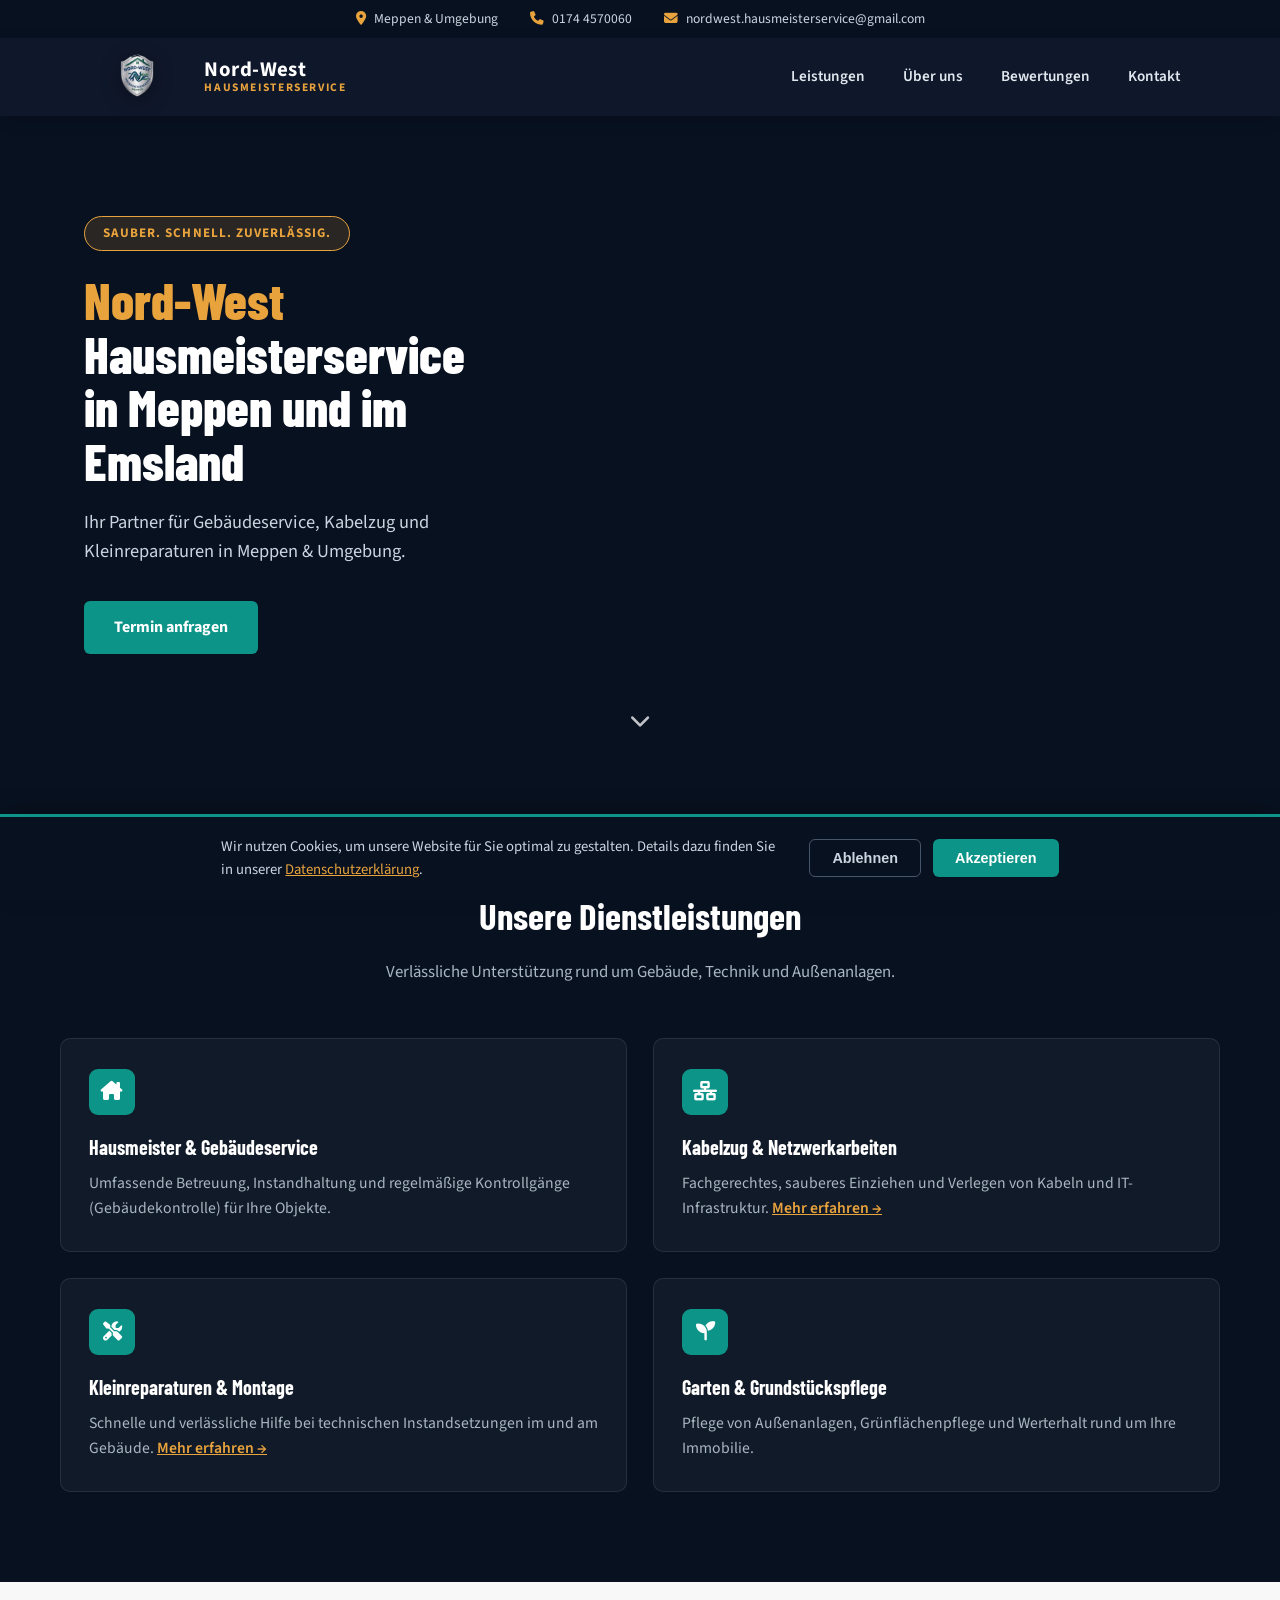
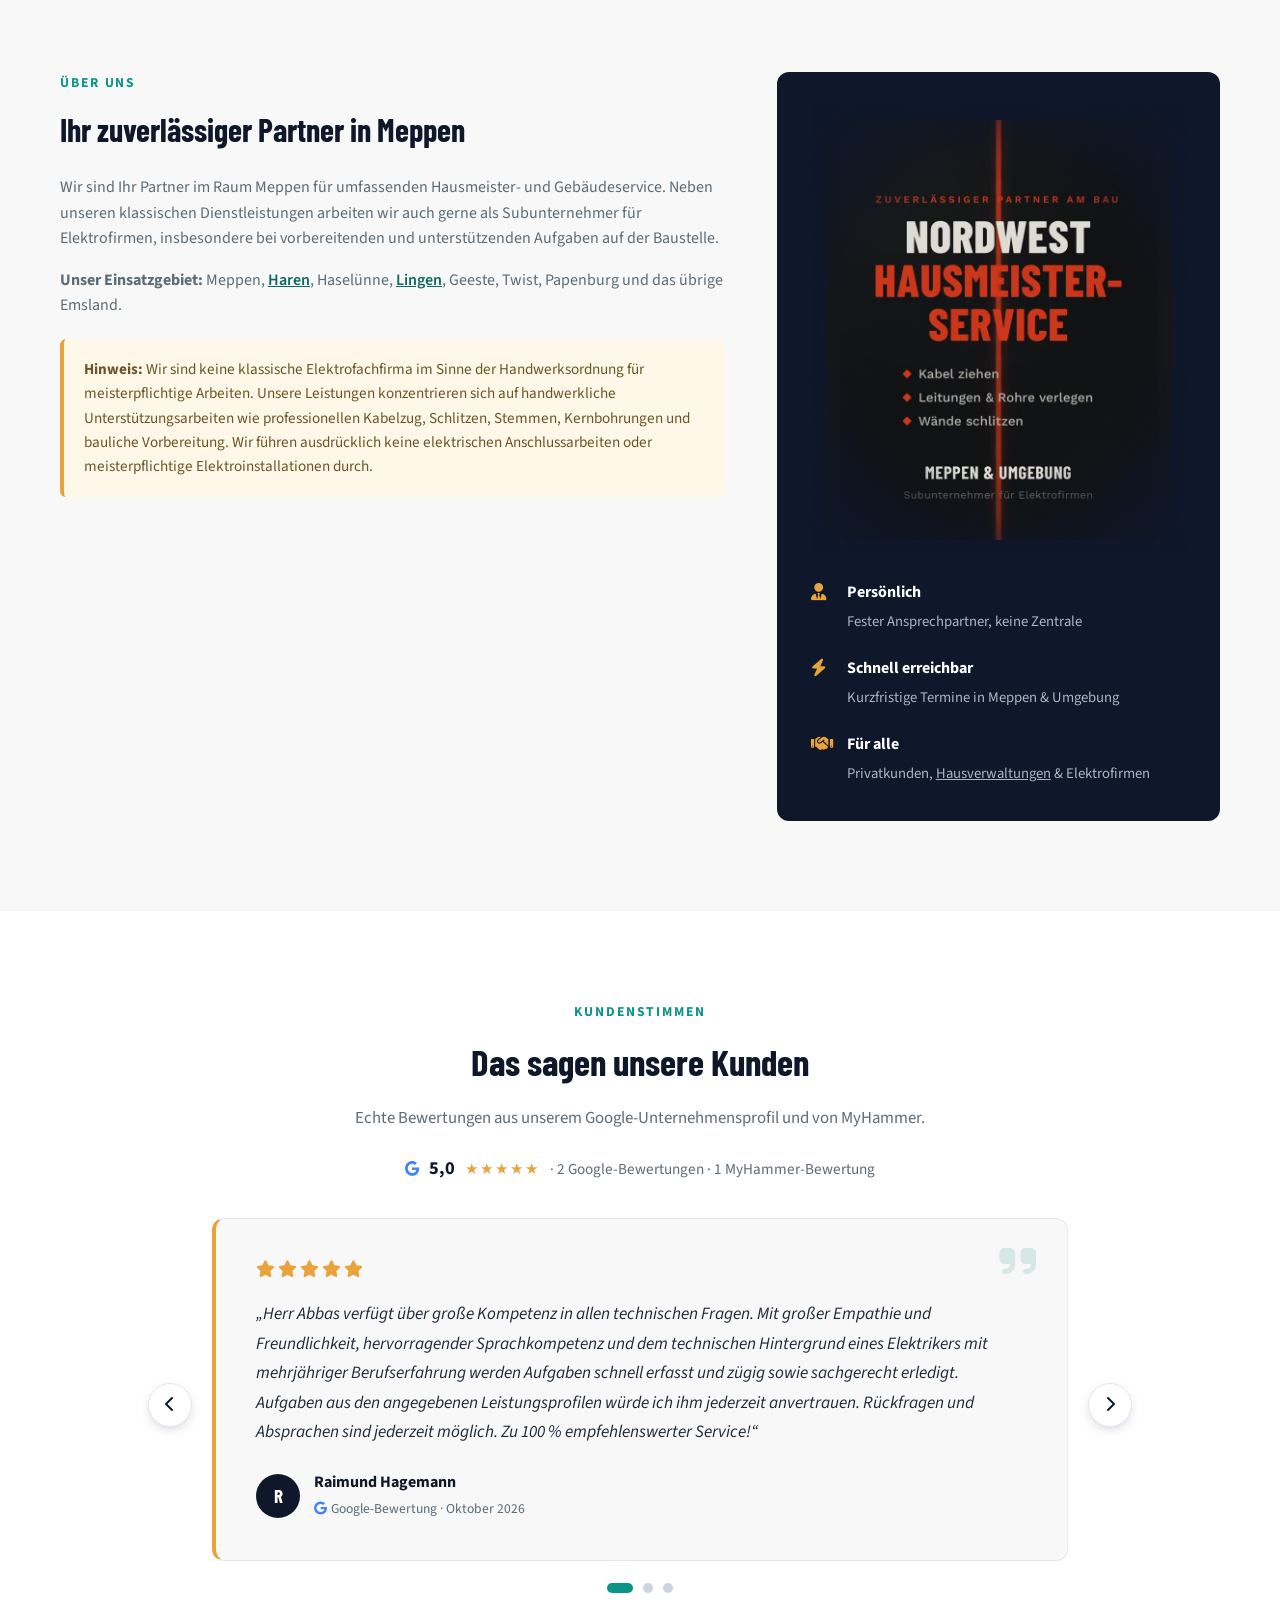
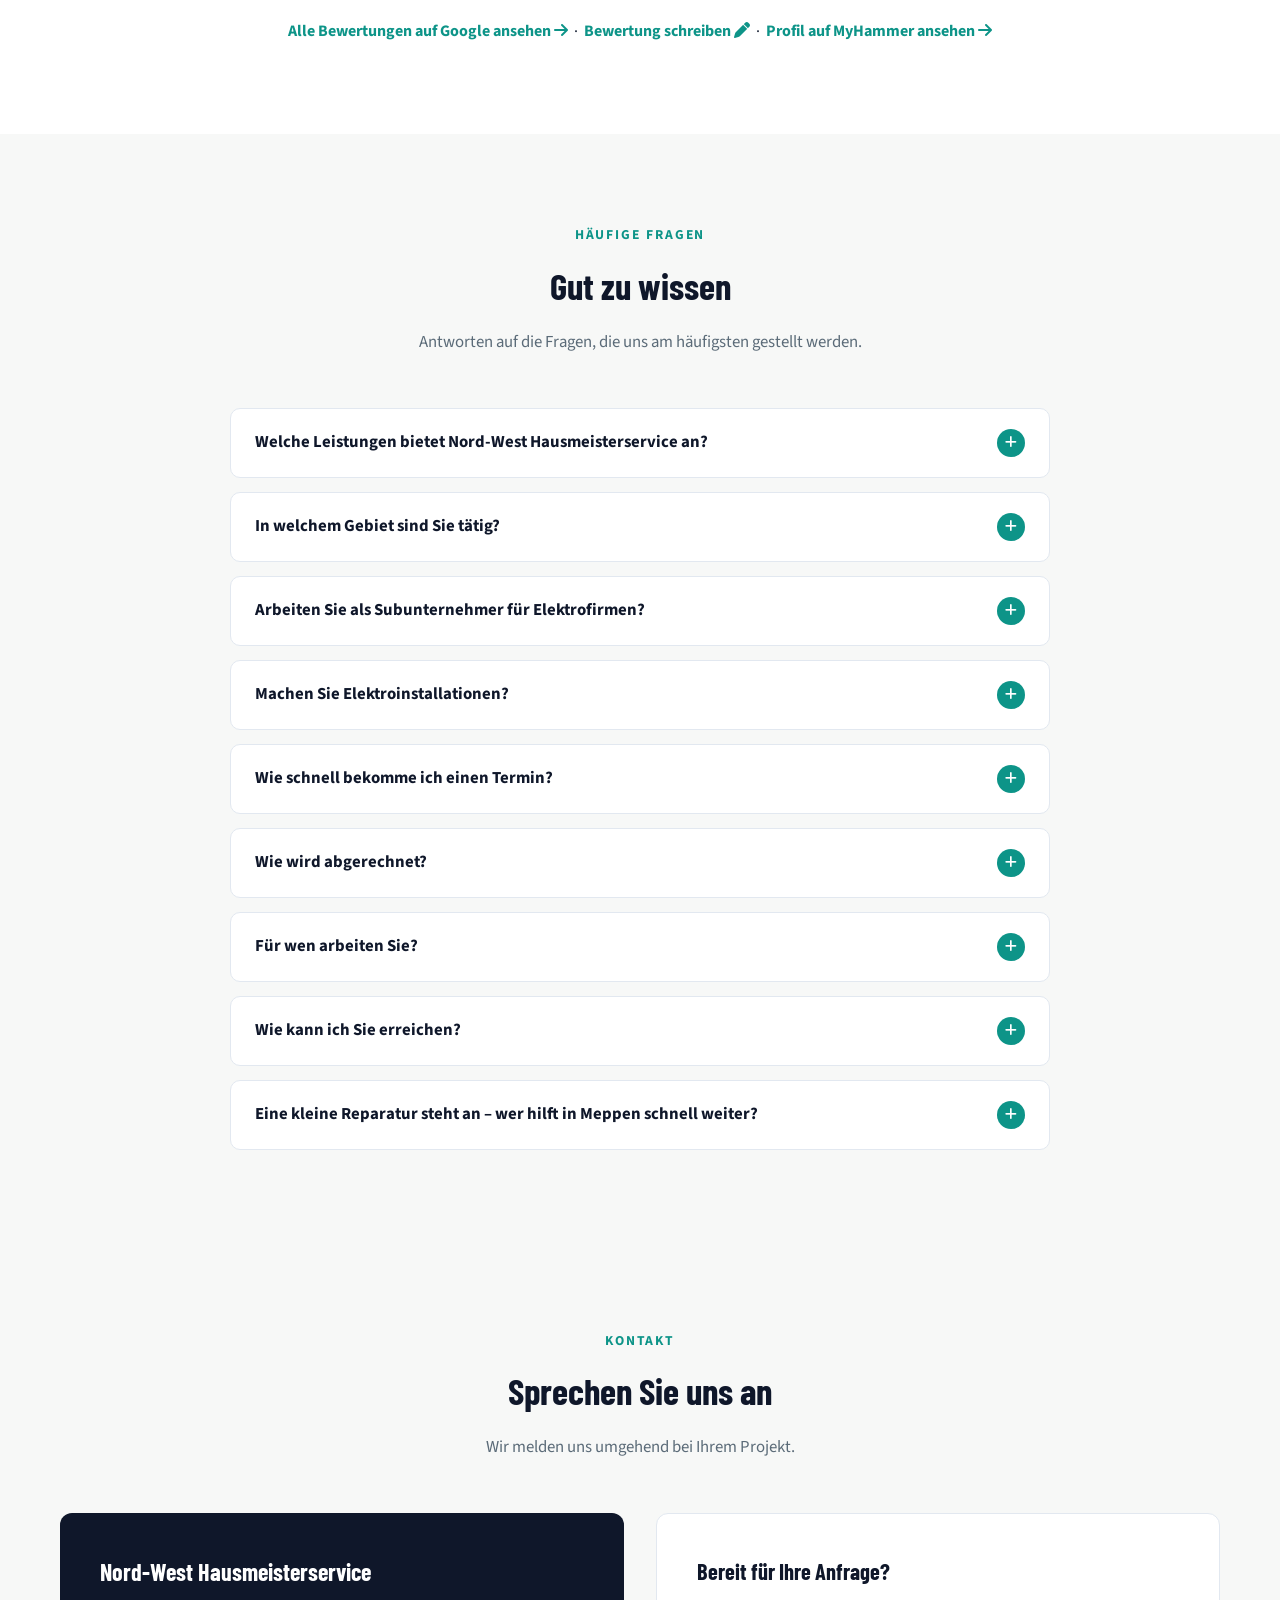
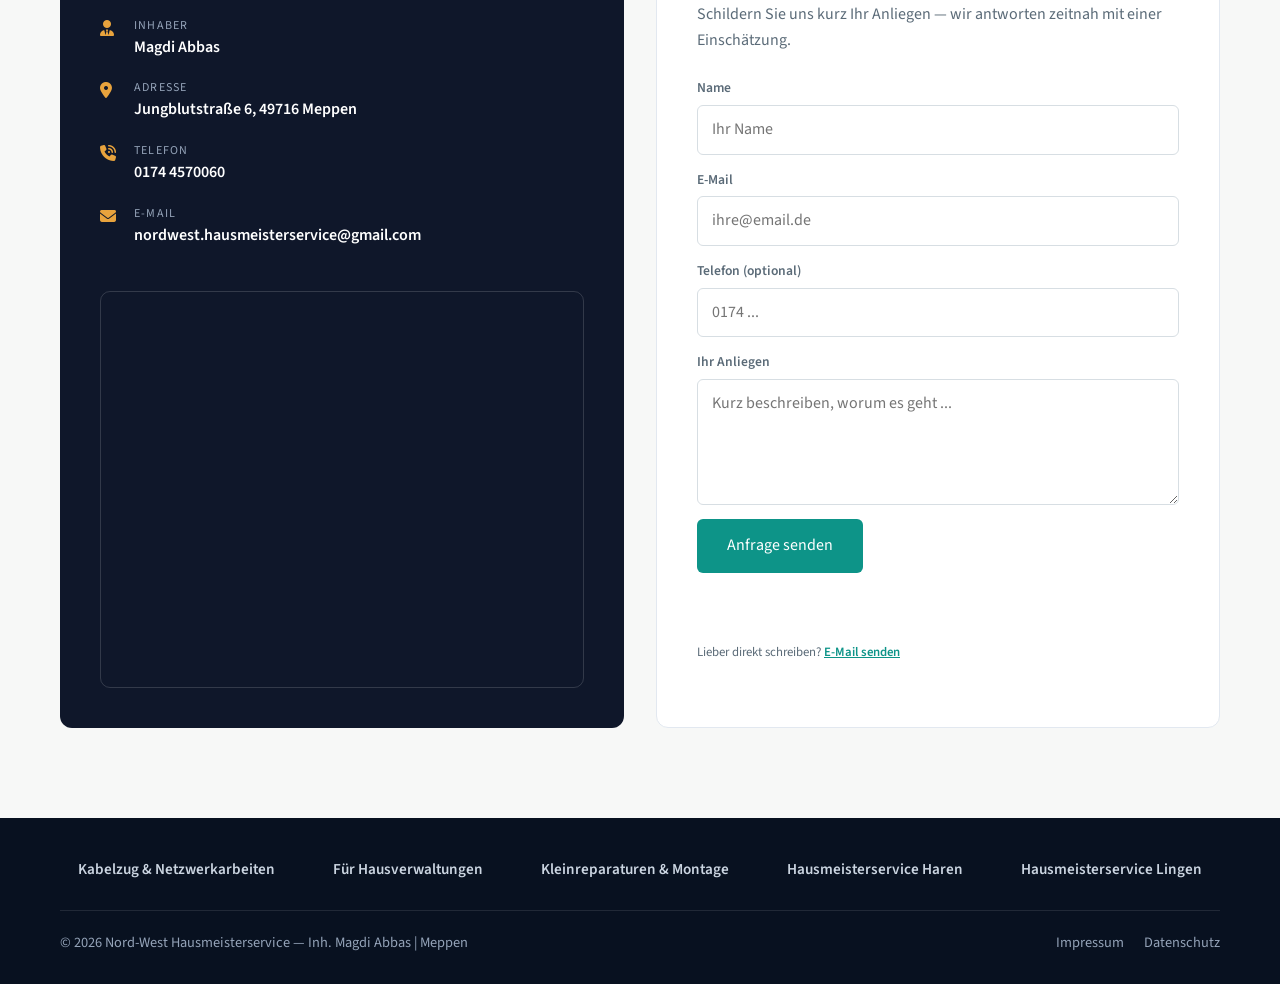
<file: index.html>
<!DOCTYPE html>
<html lang="de">
<head>
<meta charset="UTF-8">
<meta name="viewport" content="width=device-width, initial-scale=1.0">
<title>Hausmeisterservice Meppen · Kabelzug & Montage | Nord-West</title>
<meta name="description" content="Hausmeisterservice Meppen: Gebäudeservice, Kabelzug, Kleinreparaturen & Gartenpflege für Meppen, Haren, Lingen und das Emsland. Jetzt Termin anfragen!">
<link rel="canonical" href="https://magdim558-coder.github.io/nordwest-hausmeisterservice-website/">
<meta property="og:type" content="business.business">
<meta property="og:title" content="Hausmeisterservice Meppen · Kabelzug & Montage | Nord-West">
<meta property="og:description" content="Hausmeisterservice Meppen: Gebäudeservice, Kabelzug, Kleinreparaturen & Gartenpflege für Meppen, Haren, Lingen und das Emsland. Jetzt Termin anfragen!">
<meta property="og:image" content="https://magdim558-coder.github.io/nordwest-hausmeisterservice-website/logo.png">
<meta property="og:url" content="https://magdim558-coder.github.io/nordwest-hausmeisterservice-website/">
<meta property="og:locale" content="de_DE">
<link rel="preconnect" href="https://fonts.googleapis.com">
<link rel="preconnect" href="https://fonts.gstatic.com" crossorigin>
<link href="https://fonts.googleapis.com/css2?family=Barlow+Condensed:wght@600;700;800&family=Source+Sans+3:wght@400;500;600;700&family=Poppins:wght@700;800;900&display=swap" rel="stylesheet">
<link rel="stylesheet" href="https://cdnjs.cloudflare.com/ajax/libs/font-awesome/6.4.0/css/all.min.css">
<style>
  :root{
    --navy:#0f172a;
    --navy-deep:#081120;
    --teal:#0d9488;
    --teal-dark:#0b6b62;
    --amber:#e8a33d;
    --steel:#cbd5e1;
    --bg:#f7f8f7;
    --paper:#ffffff;
    --ink:#1e293b;
    --ink-soft:#5b6b78;
  }
  *{box-sizing:border-box;margin:0;padding:0;}
  html{scroll-behavior:smooth;}
  body{
    font-family:'Source Sans 3', sans-serif;
    color:var(--ink);
    background:var(--bg);
    line-height:1.6;
  }
  a{color:inherit;}
  h1,h2,h3{font-family:'Barlow Condensed', sans-serif;}

  /* ---- utility bar ---- */
  .util-bar{
    background:var(--navy-deep);color:#cbd5e1;
    font-size:.85rem;
  }
  .util-wrap{
    max-width:1160px;margin:0 auto;padding:8px 24px;
    display:flex;justify-content:center;gap:32px;flex-wrap:wrap;
  }
  .util-wrap span{display:flex;align-items:center;gap:8px;}
  .util-wrap i{color:var(--amber);}

  /* ---- header ---- */
  header{
    position:sticky;top:0;z-index:100;
    background:var(--navy);
    box-shadow:0 4px 18px -6px rgba(0,0,0,.35);
  }
  .nav-wrap{
    max-width:1160px;margin:0 auto;padding:10px 24px;
    display:flex;align-items:center;justify-content:space-between;gap:20px;
  }
  .brand{display:flex;align-items:center;gap:14px;text-decoration:none;perspective:400px;}
  .brand img{
    height:58px;width:auto;
    transition:transform .35s ease, filter .35s ease;
    filter:drop-shadow(0 4px 10px rgba(0,0,0,.35));
  }
  .brand:hover img{
    transform:rotateY(-18deg) rotateX(6deg) scale(1.06);
    filter:drop-shadow(4px 10px 14px rgba(0,0,0,.45));
  }
  @media (prefers-reduced-motion: reduce){
    .brand:hover img{ transform:none; }
  }
  .brand-title{
    font-size:1.3rem;font-weight:700;color:#fff;letter-spacing:.02em;line-height:1.1;
  }
  .brand-title small{display:block;font-size:.72rem;color:var(--amber);font-weight:700;letter-spacing:.14em;text-transform:uppercase;}
  nav ul{list-style:none;display:flex;gap:6px;}
  nav a{
    font-size:.95rem;font-weight:600;color:#e2e8f0;text-decoration:none;
    padding:9px 16px;border-radius:6px;transition:background .15s ease,color .15s ease;
  }
  nav a:hover{background:rgba(255,255,255,.08);color:var(--amber);}
  .nav-cta{
    background:var(--teal);color:#fff;padding:10px 20px;border-radius:6px;
    font-weight:700;font-size:.9rem;text-decoration:none;white-space:nowrap;
  }
  .nav-cta:hover{background:var(--teal-dark);}
  @media (max-width:820px){ nav ul{display:none;} }

  /* ---- hero ---- */
  .hero{
    position:relative;overflow:hidden;
    color:#fff;
  }
  .hero-bg{position:absolute;inset:0;z-index:0;background:var(--navy-deep);overflow:hidden;}
  .hero-bg img{
    position:absolute;inset:0;width:100%;height:100%;object-fit:cover;
    opacity:0;animation:heroFade 18s infinite ease-in-out, heroZoom 18s infinite ease-in-out;
    filter:saturate(1.05) brightness(.8);
  }
  .hero-bg img:nth-child(1){animation-delay:0s,0s; transform-origin:50% 50%;}
  .hero-bg img:nth-child(2){animation-delay:-6s,-6s; transform-origin:75% 30%;}
  .hero-bg img:nth-child(3){animation-delay:-12s,-12s; transform-origin:25% 70%;}
  @keyframes heroFade{
    0%{opacity:0;}
    6%{opacity:1;}
    32%{opacity:1;}
    40%{opacity:0;}
    100%{opacity:0;}
  }
  @keyframes heroZoom{
    0%{transform:scale(1);}
    100%{transform:scale(1.12);}
  }
  @media (prefers-reduced-motion: reduce){
    .hero-bg img{animation:heroFade 18s infinite ease-in-out;}
  }
  .hero-overlay{
    position:absolute;inset:0;z-index:1;
    background:transparent;
  }

  .hero-wrap{
    max-width:1160px;margin:0 auto;padding:100px 24px 110px;
    position:relative;z-index:2;
  }
  .tagline{
    display:inline-block;background:rgba(232,163,61,.15);border:1px solid var(--amber);
    color:var(--amber);padding:6px 18px;border-radius:30px;
    font-weight:700;font-size:.82rem;letter-spacing:.08em;text-transform:uppercase;margin-bottom:22px;
  }
  .hero h1{
    font-size:3.2rem;font-weight:800;line-height:1.05;max-width:16ch;margin-bottom:20px;
  }
  .hero h1 span{color:var(--amber);}
  .hero p{
    font-size:1.15rem;color:#cbd5e1;max-width:46ch;margin-bottom:34px;
  }
  .btn{
    display:inline-block;padding:14px 30px;border-radius:6px;font-weight:700;
    text-decoration:none;font-size:1rem;background:var(--teal);color:#fff;
    transition:transform .15s ease, background .15s ease;
  }
  .btn:hover{background:var(--teal-dark);transform:translateY(-1px);}

  /* ---- hero entrance animation ---- */
  @keyframes heroFadeUp{
    from{opacity:0; transform:translateY(18px);}
    to{opacity:1; transform:translateY(0);}
  }
  .hero-wrap .tagline{animation:heroFadeUp .7s ease both;}
  .hero-wrap h1{animation:heroFadeUp .7s .12s ease both;}
  .hero-wrap p{animation:heroFadeUp .7s .24s ease both;}
  .hero-wrap .btn{animation:heroFadeUp .7s .36s ease both;}

  /* ---- hero scroll cue ---- */
  .scroll-cue{
    position:absolute; left:50%; bottom:26px; transform:translateX(-50%);
    z-index:2; color:#fff; opacity:.75; font-size:1.3rem;
    animation:heroScrollBounce 2.2s ease-in-out infinite;
  }
  .scroll-cue:hover{opacity:1;}
  @keyframes heroScrollBounce{
    0%,100%{transform:translate(-50%,0);}
    50%{transform:translate(-50%,8px);}
  }
  @media (prefers-reduced-motion: reduce){
    .hero-wrap .tagline, .hero-wrap h1, .hero-wrap p, .hero-wrap .btn{animation:none;}
    .scroll-cue{animation:none;}
  }

  /* ---- section shell ---- */
  section{padding:90px 24px;}
  .section-wrap{max-width:1160px;margin:0 auto;}
  .section-head{max-width:640px;margin:0 auto 52px;text-align:center;}
  .kicker{color:var(--teal);font-weight:700;font-size:.85rem;letter-spacing:.14em;text-transform:uppercase;margin-bottom:10px;}
  .section-head h2{font-size:2.3rem;font-weight:700;color:var(--navy);}
  .section-head p{color:var(--ink-soft);margin-top:14px;font-size:1.05rem;}

  /* ---- services ---- */
  .services{background:var(--navy-deep);color:#fff;}
  .services .section-head h2{color:#fff;}
  .services .section-head p{color:#a9b7c2;}
  .services-grid{display:grid;grid-template-columns:repeat(2,1fr);gap:26px;}
  @media (max-width:760px){.services-grid{grid-template-columns:1fr;}}
  .service-card{
    background:rgba(255,255,255,.04);border:1px solid rgba(255,255,255,.09);
    border-radius:10px;padding:30px 28px;
    transition:transform .18s ease, background .18s ease;
  }
  .service-card:hover{transform:translateY(-3px);background:rgba(255,255,255,.07);}
  .service-card .icon{
    width:46px;height:46px;border-radius:9px;background:var(--teal);
    display:flex;align-items:center;justify-content:center;color:#fff;font-size:1.2rem;margin-bottom:16px;
  }
  .service-card h3{font-size:1.25rem;font-weight:700;margin-bottom:8px;color:#fff;}
  .service-card p{color:#a9b7c2;font-size:.98rem;}

  /* ---- about ---- */
  .about-wrap{
    display:grid;grid-template-columns:1.2fr .8fr;gap:52px;align-items:start;
  }
  @media (max-width:820px){.about-wrap{grid-template-columns:1fr;}}
  .about-wrap h2{font-size:2rem;color:var(--navy);font-weight:700;margin-bottom:20px;}
  .about-wrap p{color:var(--ink-soft);margin-bottom:16px;}
  .about-wrap .note{
    background:#fff7e8;border-left:4px solid var(--amber);border-radius:6px;
    padding:18px 20px;font-size:.95rem;color:#6b5525;margin-top:20px;
  }
  .about-side{
    background:var(--navy);color:#fff;border-radius:12px;padding:34px;
  }
  .about-video-wrap{
    position:relative;overflow:hidden;margin-bottom:26px;
    padding:14px;
    -webkit-mask-image:radial-gradient(ellipse 78% 72% at center, black 58%, transparent 100%);
    mask-image:radial-gradient(ellipse 78% 72% at center, black 58%, transparent 100%);
  }
  .about-video-wrap video{
    display:block;width:100%;height:auto;max-height:420px;object-fit:cover;
    filter:saturate(1.05) brightness(.92);
    border-radius:12px;
  }
  .about-video-wrap::after{
    content:"";position:absolute;inset:0;
    background:radial-gradient(ellipse 78% 72% at center, transparent 45%, var(--navy) 100%);
    pointer-events:none;
  }
  .about-side .row{display:flex;gap:14px;margin-bottom:22px;align-items:flex-start;}
  .about-side .row:last-child{margin-bottom:0;}
  .about-side .row i{color:var(--amber);font-size:1.1rem;margin-top:3px;width:22px;}
  .about-side .row strong{display:block;color:#fff;margin-bottom:3px;}
  .about-side .row span{color:#a9b7c2;font-size:.92rem;}


  /* ---- reviews slider ---- */
  .reviews{background:#fff;}
  .reviews-summary{display:flex;align-items:center;justify-content:center;gap:10px;margin:-30px 0 34px;color:var(--ink-soft);font-size:.95rem;}
  .reviews-summary strong{color:var(--navy);font-size:1.15rem;}
  .reviews-summary .stars{color:var(--amber);letter-spacing:2px;}
  .reviews-summary .fa-google{color:#4285f4;}
  .rv-slider{position:relative;max-width:860px;margin:0 auto;}
  .rv-viewport{overflow:hidden;border-radius:12px;touch-action:pan-y;}
  .rv-track{display:flex;transition:transform .5s ease;}
  .rv-slide{flex:0 0 100%;padding:0 2px;box-sizing:border-box;display:flex;}
  .review-card{
    flex:1;background:var(--bg);border:1px solid #e2e8f0;
    border-left:4px solid var(--amber);border-radius:12px;padding:38px 40px;position:relative;
    display:flex;flex-direction:column;justify-content:center;min-height:300px;box-sizing:border-box;
  }
  .review-card .quote-mark{position:absolute;top:22px;right:30px;font-size:2.6rem;color:rgba(13,148,136,.15);}
  .review-stars{color:var(--amber);font-size:1.05rem;letter-spacing:3px;margin-bottom:16px;}
  .review-card blockquote{margin:0;color:var(--ink);font-size:1.08rem;line-height:1.7;font-style:italic;}
  .review-meta{display:flex;align-items:center;gap:14px;margin-top:24px;}
  .review-avatar{
    width:44px;height:44px;border-radius:50%;background:var(--navy);color:#fff;flex-shrink:0;
    display:flex;align-items:center;justify-content:center;font-weight:700;font-family:'Barlow Condensed',sans-serif;font-size:1.2rem;
  }
  .review-avatar.alt{background:var(--teal);}
  .review-meta strong{display:block;color:var(--navy);}
  .review-meta span{font-size:.85rem;color:var(--ink-soft);}
  .review-meta span i{color:#4285f4;margin-right:4px;}
  .rv-btn{
    position:absolute;top:50%;transform:translateY(-50%);width:44px;height:44px;border-radius:50%;
    border:1px solid #e2e8f0;background:#fff;color:var(--navy);cursor:pointer;font-size:1rem;
    box-shadow:0 4px 14px -6px rgba(15,23,42,.35);transition:background .15s ease,color .15s ease;
  }
  .rv-btn:hover{background:var(--teal);color:#fff;border-color:var(--teal);}
  .rv-prev{left:-62px;} .rv-next{right:-62px;}
  .rv-dots{display:flex;justify-content:center;gap:10px;margin-top:22px;}
  .rv-dot{width:10px;height:10px;border-radius:50%;border:none;padding:0;background:#cbd5e1;cursor:pointer;transition:background .2s ease,width .2s ease;}
  .rv-dot.active{background:var(--teal);width:26px;border-radius:6px;}
  .reviews-more{text-align:center;margin-top:26px;}
  .reviews-more a{color:var(--teal);font-weight:700;text-decoration:none;}
  .reviews-more a:hover{color:var(--teal-dark);text-decoration:underline;}
  @media (max-width:1000px){
    .rv-btn{top:auto;bottom:-14px;transform:none;width:38px;height:38px;}
    .rv-slider{margin-bottom:14px;}
    .rv-prev{left:0;} .rv-next{right:0;}
  }
  @media (max-width:600px){.review-card{padding:28px 22px;min-height:0;}.review-card blockquote{font-size:1rem;}}

  /* ---- faq ---- */
  .faq{background:var(--bg);}
  .faq-list{max-width:820px;margin:0 auto;display:flex;flex-direction:column;gap:14px;}
  .faq-item{background:#fff;border:1px solid #e2e8f0;border-radius:10px;padding:0 24px;}
  .faq-item summary{
    cursor:pointer;list-style:none;padding:20px 0;
    display:flex;align-items:center;justify-content:space-between;gap:16px;
    font-weight:700;color:var(--navy);font-size:1.05rem;
  }
  .faq-item summary::-webkit-details-marker{display:none;}
  .faq-item summary .faq-icon{
    flex-shrink:0;width:28px;height:28px;border-radius:50%;background:var(--teal);color:#fff;
    display:flex;align-items:center;justify-content:center;font-size:.85rem;transition:transform .2s ease;
  }
  .faq-item[open] summary .faq-icon{transform:rotate(45deg);}
  .faq-item p{color:var(--ink-soft);margin:0 0 20px;line-height:1.7;}

  /* ---- contact ---- */
  .contact{background:var(--bg);}
  .contact-wrap{display:grid;grid-template-columns:1fr 1fr;gap:32px;}
  @media (max-width:820px){.contact-wrap{grid-template-columns:1fr;}}
  .contact-card{background:var(--navy);color:#fff;border-radius:12px;padding:40px;display:flex;flex-direction:column;}
  .contact-card h3{font-size:1.5rem;margin-bottom:24px;}
  .contact-map{
    flex:1;min-height:190px;border-radius:10px;overflow:hidden;
    margin-top:24px;border:1px solid rgba(255,255,255,.15);
  }
  .contact-map iframe{display:block;width:100%;height:100%;min-height:190px;}
  .c-row{display:flex;gap:14px;margin-bottom:18px;align-items:flex-start;}
  .c-row i{color:var(--amber);width:20px;margin-top:4px;}
  .c-row span.k{display:block;font-size:.75rem;color:#94a3b8;text-transform:uppercase;letter-spacing:.1em;}
  .c-row a, .c-row p{color:#fff;text-decoration:none;font-weight:600;}
  .c-row a:hover{color:var(--amber);}
  .cta-card{
    background:#fff;border:1px solid #e2e8f0;border-radius:12px;padding:40px;
    display:flex;flex-direction:column;justify-content:center;
  }
  .cta-card h3{color:var(--navy);font-size:1.4rem;margin-bottom:12px;}
  .cta-card p{color:var(--ink-soft);margin-bottom:24px;}
  .cta-card .btn{align-self:flex-start;}

  /* ---- contact form ---- */
  .cta-card form{display:flex;flex-direction:column;gap:14px;}
  .hp-field{position:absolute;left:-9999px;top:auto;width:1px;height:1px;overflow:hidden;}
  .form-row{display:flex;flex-direction:column;gap:6px;}
  .form-row label{font-size:.85rem;font-weight:600;color:var(--ink-soft);}
  .form-row input,.form-row textarea{
    font:inherit;padding:11px 14px;border:1px solid #d7dee3;border-radius:6px;
    background:#fff;color:var(--ink);resize:vertical;
    transition:border-color .15s ease, box-shadow .15s ease;
  }
  .form-row input:focus,.form-row textarea:focus{
    outline:none;border-color:var(--teal);box-shadow:0 0 0 3px rgba(13,148,136,.15);
  }
  .form-row input:invalid:not(:placeholder-shown),
  .form-row textarea:invalid:not(:placeholder-shown){
    border-color:#c96a4f;
  }
  .cta-card button.btn{border:none;cursor:pointer;font:inherit;align-self:flex-start;}
  .cf-status{font-size:.9rem;min-height:1.2em;margin:0;}
  .cf-status.ok{color:var(--teal-dark);font-weight:600;}
  .cf-status.err{color:#b5453a;font-weight:600;}

  footer{background:var(--navy-deep);color:#94a3b8;padding:30px 24px;}
  .footer-wrap{ max-width:1160px;margin:0 auto; }
  .footer-nav{
    display:flex;flex-wrap:wrap;gap:10px 26px;justify-content:center;
    padding-bottom:20px;margin-bottom:20px;border-bottom:1px solid rgba(255,255,255,.1);
    font-size:.88rem;
  }
  .footer-nav a{color:#cbd5e1;text-decoration:none;}
  .footer-nav a:hover{color:var(--amber);}
  .footer-bottom{
    display:flex;justify-content:space-between;
    align-items:center;flex-wrap:wrap;gap:14px;font-size:.9rem;
  }
  .footer-links{display:flex;gap:20px;}
  .footer-links a{color:#94a3b8;text-decoration:none;}
  .footer-links a:hover{color:var(--amber);}

  /* ---- cookie banner ---- */
  #cookie-banner{
    position:fixed;bottom:0;left:0;width:100%;
    background:var(--navy-deep);color:#fff;
    padding:18px 24px;box-sizing:border-box;
    display:flex;justify-content:center;align-items:center;gap:28px;flex-wrap:wrap;
    box-shadow:0 -6px 24px -6px rgba(0,0,0,.4);
    border-top:3px solid var(--teal);
    z-index:9999;
  }
  #cookie-banner p{margin:0;font-size:.92rem;max-width:560px;color:#cbd5e1;}
  #cookie-banner p a{color:var(--amber);}
  .cookie-buttons{display:flex;gap:12px;flex-shrink:0;}
  .cookie-btn{padding:10px 22px;border:none;border-radius:6px;cursor:pointer;font-weight:700;font-size:.9rem;transition:background .15s ease;}
  #cookie-accept{background:var(--teal);color:#fff;}
  #cookie-accept:hover{background:var(--teal-dark);}
  #cookie-decline{background:transparent;color:#cbd5e1;border:1px solid #475569;}
  #cookie-decline:hover{background:rgba(255,255,255,.08);}
</style>
<script type="application/ld+json">
{
  "@context": "https://schema.org",
  "@type": "HomeAndConstructionBusiness",
  "name": "Nord-West Hausmeisterservice",
  "founder": {
    "@type": "Person",
    "name": "Magdi Abbas"
  },
  "address": {
    "@type": "PostalAddress",
    "streetAddress": "Jungblutstraße 6",
    "postalCode": "49716",
    "addressLocality": "Meppen",
    "addressCountry": "DE"
  },
  "telephone": "+49 174 4570060",
  "email": "nordwest.hausmeisterservice@gmail.com",
  "url": "https://magdim558-coder.github.io/nordwest-hausmeisterservice-website/",
  "logo": "https://magdim558-coder.github.io/nordwest-hausmeisterservice-website/logo.png",
  "image": "https://magdim558-coder.github.io/nordwest-hausmeisterservice-website/pic3.jpg",
  "areaServed": [
    { "@type": "City", "name": "Meppen" },
    { "@type": "City", "name": "Haren" },
    { "@type": "City", "name": "Haselünne" },
    { "@type": "City", "name": "Lingen" },
    { "@type": "City", "name": "Geeste" },
    { "@type": "City", "name": "Twist" },
    { "@type": "City", "name": "Papenburg" }
  ],
  "openingHours": "Mo-Fr 08:00-18:00",
  "sameAs": [
    "https://share.google/O6Ea9qy3mqUB1dawO",
    "https://www.my-hammer.de/auftragnehmer/nord-west-hausmeisterservice"
  ],
  "aggregateRating": {
    "@type": "AggregateRating",
    "ratingValue": "5",
    "bestRating": "5",
    "reviewCount": "3"
  },
  "review": [
    {
      "@type": "Review",
      "author": { "@type": "Person", "name": "Raimund Hagemann" },
      "reviewRating": { "@type": "Rating", "ratingValue": "5", "bestRating": "5" },
      "datePublished": "2026-10",
      "reviewBody": "Herr Abbas verfügt über große Kompetenz in allen technischen Fragen. Mit großer Empathie und Freundlichkeit, hervorragender Sprachkompetenz und dem technischen Hintergrund eines Elektrikers mit mehrjähriger Berufserfahrung werden Aufgaben schnell erfasst und zügig sowie sachgerecht erledigt. Aufgaben aus den angegebenen Leistungsprofilen würde ich ihm jederzeit anvertrauen. Rückfragen und Absprachen sind jederzeit möglich. Zu 100 % empfehlenswerter Service!"
    },
    {
      "@type": "Review",
      "author": { "@type": "Person", "name": "Herr Spiel" },
      "reviewRating": { "@type": "Rating", "ratingValue": "5", "bestRating": "5" },
      "datePublished": "2026-09",
      "reviewBody": "Gute Kundenberatung und sauberer Ausführung der Arbeiten."
    },
    {
      "@type": "Review",
      "author": { "@type": "Person", "name": "MyHammer-Kunde aus Nordhorn" },
      "reviewRating": { "@type": "Rating", "ratingValue": "5", "bestRating": "5" },
      "datePublished": "2026-08",
      "reviewBody": "Zuverlässig, ordentlich, fleißig und sehr höflich.. Tolle Ausführung, 120% zufrieden!"
    }
  ],
  "hasOfferCatalog": {
    "@type": "OfferCatalog",
    "name": "Leistungen",
    "itemListElement": [
      {
        "@type": "Offer",
        "itemOffered": {
          "@type": "Service",
          "name": "Hausmeister & Gebäudeservice",
          "description": "Umfassende Betreuung, Instandhaltung und regelmäßige Kontrollgänge (Gebäudekontrolle) für Ihre Objekte."
        }
      },
      {
        "@type": "Offer",
        "itemOffered": {
          "@type": "Service",
          "name": "Kabelzug & Netzwerkarbeiten",
          "description": "Fachgerechtes, sauberes Einziehen und Verlegen von Kabeln und IT-Infrastruktur."
        }
      },
      {
        "@type": "Offer",
        "itemOffered": {
          "@type": "Service",
          "name": "Kleinreparaturen & Montage",
          "description": "Schnelle und verlässliche Hilfe bei technischen Instandsetzungen im und am Gebäude."
        }
      },
      {
        "@type": "Offer",
        "itemOffered": {
          "@type": "Service",
          "name": "Garten & Grundstückspflege",
          "description": "Pflege von Außenanlagen, Grünflächenpflege und Werterhalt rund um Ihre Immobilie."
        }
      }
    ]
  }
}
</script>
<script type="application/ld+json">
{
  "@context": "https://schema.org",
  "@type": "FAQPage",
  "mainEntity": [
    {
      "@type": "Question",
      "name": "Welche Leistungen bietet Nord-West Hausmeisterservice an?",
      "acceptedAnswer": {
        "@type": "Answer",
        "text": "Wir bieten Hausmeister- und Gebäudeservice (inkl. Gebäudekontrolle), Kabelzug und Netzwerkarbeiten, Kleinreparaturen und Montage sowie Garten- und Grundstückspflege (Pflege von Außenanlagen)."
      }
    },
    {
      "@type": "Question",
      "name": "In welchem Gebiet sind Sie tätig?",
      "acceptedAnswer": {
        "@type": "Answer",
        "text": "Wir sind im Emsland tätig, insbesondere in Meppen, Haren, Haselünne, Lingen, Geeste, Twist und Papenburg."
      }
    },
    {
      "@type": "Question",
      "name": "Arbeiten Sie als Subunternehmer für Elektrofirmen?",
      "acceptedAnswer": {
        "@type": "Answer",
        "text": "Ja, wir unterstützen Elektrofirmen zuverlässig als Subunternehmer, vor allem bei vorbereitenden und unterstützenden Arbeiten auf der Baustelle."
      }
    },
    {
      "@type": "Question",
      "name": "Machen Sie Elektroinstallationen?",
      "acceptedAnswer": {
        "@type": "Answer",
        "text": "Nein. Wir sind keine klassische Elektrofachfirma im Sinne der Handwerksordnung und führen keine meisterpflichtigen Elektroinstallationen oder elektrischen Anschlussarbeiten durch. Unsere Leistungen beschränken sich auf handwerkliche Vorbereitungsarbeiten wie Kabelzug, Schlitzen, Stemmen und Kernbohrungen."
      }
    },
    {
      "@type": "Question",
      "name": "Wie schnell bekomme ich einen Termin?",
      "acceptedAnswer": {
        "@type": "Answer",
        "text": "In der Regel können wir kurzfristig einen Termin anbieten. Kontaktieren Sie uns telefonisch oder per E-Mail, und wir melden uns zeitnah mit einem passenden Termin zurück."
      }
    },
    {
      "@type": "Question",
      "name": "Wie wird abgerechnet?",
      "acceptedAnswer": {
        "@type": "Answer",
        "text": "Transparente Abrechnung nach Stunden, keine versteckten Kosten: Wir rechnen nach Stunden zzgl. Fahrtkosten ab. Den genauen Aufwand für Ihr Vorhaben nennen wir Ihnen gerne nach einer kurzen Einschätzung."
      }
    },
    {
      "@type": "Question",
      "name": "Für wen arbeiten Sie?",
      "acceptedAnswer": {
        "@type": "Answer",
        "text": "Wir sind Ansprechpartner für Privatkunden, Hausverwaltungen und Elektrofirmen im Raum Meppen und Umgebung."
      }
    },
    {
      "@type": "Question",
      "name": "Wie kann ich Sie erreichen?",
      "acceptedAnswer": {
        "@type": "Answer",
        "text": "Am schnellsten erreichen Sie uns telefonisch unter 0174 4570060 oder per E-Mail an nordwest.hausmeisterservice@gmail.com."
      }
    },
    {
      "@type": "Question",
      "name": "Eine kleine Reparatur steht an – wer hilft in Meppen schnell weiter?",
      "acceptedAnswer": {
        "@type": "Answer",
        "text": "Nord-West Hausmeisterservice aus Meppen übernimmt Kleinreparaturen & Montage im Haus und am Gebäude. Rufen Sie uns an oder schreiben Sie eine E-Mail – wir melden uns zeitnah mit einem kurzfristigen Termin zurück."
      }
    }
  ]
}
</script>
</head>
<body>

<div class="util-bar">
  <div class="util-wrap">
    <span><i class="fa-solid fa-location-dot"></i> Meppen &amp; Umgebung</span>
    <span><i class="fa-solid fa-phone"></i> 0174 4570060</span>
    <span><i class="fa-solid fa-envelope"></i> nordwest.hausmeisterservice@gmail.com</span>
  </div>
</div>

<header>
  <div class="nav-wrap">
    <a class="brand" href="#">
      <img src="logo.png" alt="Nord-West Hausmeisterservice Logo" width="600" height="327">
      <div class="brand-title">Nord-West<small>Hausmeisterservice</small></div>
    </a>
    <nav>
      <ul>
        <li><a href="#leistungen">Leistungen</a></li>
        <li><a href="#ueber">Über uns</a></li>
        <li><a href="#bewertungen">Bewertungen</a></li>
        <li><a href="#kontakt">Kontakt</a></li>
      </ul>
    </nav>
  </div>
</header>

<div class="hero">
  <div class="hero-bg">
    <img src="pic2.jpg" alt="Geöffneter Sicherungskasten mit Sicherungsautomaten an einer Wand" width="1920" height="1273">
    <img src="pic3.jpg" alt="Glasfaser-Verteilerdose mit eingezogenen Kabeln in einer Wandnische" width="384" height="512">
    <img src="slider2.jpg" alt="Netzwerk-Patchpanel mit zahlreichen blauen Kabeln in einem Serverschrank" width="1600" height="1066">
  </div>
  <div class="hero-overlay"></div>
  <div class="hero-wrap">
    <div class="tagline">Sauber. Schnell. Zuverlässig.</div>
    <h1><span>Nord-West</span> Hausmeisterservice in Meppen und im Emsland</h1>
    <p>Ihr Partner für Gebäudeservice, Kabelzug und Kleinreparaturen in Meppen &amp; Umgebung.</p>
    <a class="btn" href="#kontakt">Termin anfragen</a>
  </div>
  <a href="#leistungen" class="scroll-cue" aria-label="Nach unten scrollen"><i class="fa-solid fa-chevron-down"></i></a>
</div>

<section class="services" id="leistungen">
  <div class="section-wrap">
    <div class="section-head">
      <div class="kicker">Leistungen</div>
      <h2>Unsere Dienstleistungen</h2>
      <p>Verlässliche Unterstützung rund um Gebäude, Technik und Außenanlagen.</p>
    </div>
    <div class="services-grid">
      <div class="service-card">
        <div class="icon"><i class="fa-solid fa-house-chimney"></i></div>
        <h3>Hausmeister &amp; Gebäudeservice</h3>
        <p>Umfassende Betreuung, Instandhaltung und regelmäßige Kontrollgänge (Gebäudekontrolle) für Ihre Objekte.</p>
      </div>
      <div class="service-card">
        <div class="icon"><i class="fa-solid fa-network-wired"></i></div>
        <h3><a href="kabelzug-netzwerkarbeiten.html" style="color:inherit;text-decoration:none;">Kabelzug &amp; Netzwerkarbeiten</a></h3>
        <p>Fachgerechtes, sauberes Einziehen und Verlegen von Kabeln und IT-Infrastruktur. <a href="kabelzug-netzwerkarbeiten.html" style="color:var(--amber);font-weight:600;">Mehr erfahren →</a></p>
      </div>
      <div class="service-card">
        <div class="icon"><i class="fa-solid fa-screwdriver-wrench"></i></div>
        <h3><a href="kleinreparaturen-montage.html" style="color:inherit;text-decoration:none;">Kleinreparaturen &amp; Montage</a></h3>
        <p>Schnelle und verlässliche Hilfe bei technischen Instandsetzungen im und am Gebäude. <a href="kleinreparaturen-montage.html" style="color:var(--amber);font-weight:600;">Mehr erfahren →</a></p>
      </div>
      <div class="service-card">
        <div class="icon"><i class="fa-solid fa-seedling"></i></div>
        <h3>Garten &amp; Grundstückspflege</h3>
        <p>Pflege von Außenanlagen, Grünflächenpflege und Werterhalt rund um Ihre Immobilie.</p>
      </div>
    </div>
  </div>
</section>

<section id="ueber">
  <div class="section-wrap">
    <div class="about-wrap">
      <div>
        <div class="kicker">Über uns</div>
        <h2>Ihr zuverlässiger Partner in Meppen</h2>
        <p>Wir sind Ihr Partner im Raum Meppen für umfassenden Hausmeister- und Gebäudeservice. Neben unseren klassischen Dienstleistungen arbeiten wir auch gerne als Subunternehmer für Elektrofirmen, insbesondere bei vorbereitenden und unterstützenden Aufgaben auf der Baustelle.</p>
        <p><strong>Unser Einsatzgebiet:</strong> Meppen, <a href="hausmeisterservice-haren.html" style="color:var(--teal-dark);font-weight:600;">Haren</a>, Haselünne, <a href="hausmeisterservice-lingen.html" style="color:var(--teal-dark);font-weight:600;">Lingen</a>, Geeste, Twist, Papenburg und das übrige Emsland.</p>
        <div class="note">
          <strong>Hinweis:</strong> Wir sind keine klassische Elektrofachfirma im Sinne der Handwerksordnung für meisterpflichtige Arbeiten. Unsere Leistungen konzentrieren sich auf handwerkliche Unterstützungsarbeiten wie professionellen Kabelzug, Schlitzen, Stemmen, Kernbohrungen und bauliche Vorbereitung. Wir führen ausdrücklich keine elektrischen Anschlussarbeiten oder meisterpflichtige Elektroinstallationen durch.
        </div>
      </div>
      <div class="about-side">
        <div class="about-video-wrap">
          <video autoplay muted loop playsinline preload="none" poster="picture2-poster.jpg">
            <source src="picture2.mp4" type="video/mp4">
          </video>
        </div>
        <div class="row"><i class="fa-solid fa-user-tie"></i><div><strong>Persönlich</strong><span>Fester Ansprechpartner, keine Zentrale</span></div></div>
        <div class="row"><i class="fa-solid fa-bolt"></i><div><strong>Schnell erreichbar</strong><span>Kurzfristige Termine in Meppen &amp; Umgebung</span></div></div>
        <div class="row"><i class="fa-solid fa-handshake"></i><div><strong>Für alle</strong><span>Privatkunden, <a href="hausverwaltungen.html" style="color:inherit;text-decoration:underline;">Hausverwaltungen</a> &amp; Elektrofirmen</span></div></div>
      </div>
    </div>
  </div>
</section>

<section class="reviews" id="bewertungen">
  <div class="section-wrap">
    <div class="section-head">
      <div class="kicker">Kundenstimmen</div>
      <h2>Das sagen unsere Kunden</h2>
      <p>Echte Bewertungen aus unserem Google-Unternehmensprofil und von MyHammer.</p>
    </div>
    <div class="reviews-summary">
      <i class="fa-brands fa-google"></i><strong>5,0</strong><span class="stars">★★★★★</span><span>· 2 Google-Bewertungen · 1 MyHammer-Bewertung</span>
    </div>
    <div class="rv-slider" id="rv-slider">
      <div class="rv-viewport">
        <div class="rv-track">
          <div class="rv-slide">
            <div class="review-card">
              <i class="fa-solid fa-quote-right quote-mark" aria-hidden="true"></i>
              <div class="review-stars" aria-label="5 von 5 Sternen"><i class="fa-solid fa-star"></i><i class="fa-solid fa-star"></i><i class="fa-solid fa-star"></i><i class="fa-solid fa-star"></i><i class="fa-solid fa-star"></i></div>
              <blockquote>„Herr Abbas verfügt über große Kompetenz in allen technischen Fragen. Mit großer Empathie und Freundlichkeit, hervorragender Sprachkompetenz und dem technischen Hintergrund eines Elektrikers mit mehrjähriger Berufserfahrung werden Aufgaben schnell erfasst und zügig sowie sachgerecht erledigt. Aufgaben aus den angegebenen Leistungsprofilen würde ich ihm jederzeit anvertrauen. Rückfragen und Absprachen sind jederzeit möglich. Zu 100 % empfehlenswerter Service!“</blockquote>
              <div class="review-meta">
                <div class="review-avatar">R</div>
                <div><strong>Raimund Hagemann</strong><span><i class="fa-brands fa-google"></i>Google-Bewertung · Oktober 2026</span></div>
              </div>
            </div>
          </div>
          <div class="rv-slide">
            <div class="review-card">
              <i class="fa-solid fa-quote-right quote-mark" aria-hidden="true"></i>
              <div class="review-stars" aria-label="5 von 5 Sternen"><i class="fa-solid fa-star"></i><i class="fa-solid fa-star"></i><i class="fa-solid fa-star"></i><i class="fa-solid fa-star"></i><i class="fa-solid fa-star"></i></div>
              <blockquote>„Gute Kundenberatung und sauberer Ausführung der Arbeiten.“</blockquote>
              <div class="review-meta">
                <div class="review-avatar alt">S</div>
                <div><strong>Herr Spiel</strong><span><i class="fa-brands fa-google"></i>Google-Bewertung · September 2026</span></div>
              </div>
            </div>
          </div>
          <div class="rv-slide">
            <div class="review-card">
              <i class="fa-solid fa-quote-right quote-mark" aria-hidden="true"></i>
              <div class="review-stars" aria-label="5 von 5 Sternen"><i class="fa-solid fa-star"></i><i class="fa-solid fa-star"></i><i class="fa-solid fa-star"></i><i class="fa-solid fa-star"></i><i class="fa-solid fa-star"></i></div>
              <blockquote>„Zuverlässig, ordentlich, fleißig und sehr höflich.. Tolle Ausführung, 120% zufrieden!“</blockquote>
              <div class="review-meta">
                <div class="review-avatar">M</div>
                <div><strong>MyHammer-Kunde aus Nordhorn</strong><span><i class="fa-solid fa-hammer" style="color:#3cb043"></i><a href="https://www.my-hammer.de/auftragnehmer/nord-west-hausmeisterservice" target="_blank" rel="noopener" style="color:inherit">MyHammer-Bewertung</a> · August 2026</span></div>
              </div>
            </div>
          </div>
        </div>
      </div>
      <button class="rv-btn rv-prev" type="button" aria-label="Vorherige Bewertung"><i class="fa-solid fa-chevron-left"></i></button>
      <button class="rv-btn rv-next" type="button" aria-label="Nächste Bewertung"><i class="fa-solid fa-chevron-right"></i></button>
      <div class="rv-dots"></div>
    </div>
    <div class="reviews-more">
      <a href="https://share.google/IcQr6sGk73zWNkkm2" target="_blank" rel="noopener">Alle Bewertungen auf Google ansehen <i class="fa-solid fa-arrow-right"></i></a>
      &nbsp;·&nbsp; <a href="https://g.page/r/CdGRdU1FzFpJEBM/review" target="_blank" rel="noopener">Bewertung schreiben <i class="fa-solid fa-pen"></i></a>
      &nbsp;·&nbsp; <a href="https://www.my-hammer.de/auftragnehmer/nord-west-hausmeisterservice" target="_blank" rel="noopener">Profil auf MyHammer ansehen <i class="fa-solid fa-arrow-right"></i></a>
    </div>
  </div>
  <script>
  (function(){
    var root=document.getElementById('rv-slider'); if(!root) return;
    var track=root.querySelector('.rv-track'), slides=root.querySelectorAll('.rv-slide'),
        dotsWrap=root.querySelector('.rv-dots'), i=0, n=slides.length, timer=null;
    for(var k=0;k<n;k++){(function(k){var d=document.createElement('button');d.type='button';d.className='rv-dot';
      d.setAttribute('aria-label','Bewertung '+(k+1));d.onclick=function(){go(k);restart();};dotsWrap.appendChild(d);})(k);}
    var dots=dotsWrap.children;
    function go(k){i=(k+n)%n;track.style.transform='translateX(-'+(i*100)+'%)';
      for(var j=0;j<n;j++) dots[j].classList.toggle('active',j===i);}
    function restart(){clearInterval(timer);timer=setInterval(function(){go(i+1);},8000);}
    root.querySelector('.rv-prev').onclick=function(){go(i-1);restart();};
    root.querySelector('.rv-next').onclick=function(){go(i+1);restart();};
    root.addEventListener('mouseenter',function(){clearInterval(timer);});
    root.addEventListener('mouseleave',restart);
    var x0=null;
    root.addEventListener('touchstart',function(e){x0=e.touches[0].clientX;clearInterval(timer);},{passive:true});
    root.addEventListener('touchend',function(e){if(x0===null)return;var dx=e.changedTouches[0].clientX-x0;
      if(Math.abs(dx)>40) go(dx<0?i+1:i-1); x0=null; restart();});
    go(0); restart();
  })();
  </script>
</section>

<section class="faq" id="faq">
  <div class="section-wrap">
    <div class="section-head">
      <div class="kicker">Häufige Fragen</div>
      <h2>Gut zu wissen</h2>
      <p>Antworten auf die Fragen, die uns am häufigsten gestellt werden.</p>
    </div>
    <div class="faq-list">
      <details class="faq-item">
        <summary>Welche Leistungen bietet Nord-West Hausmeisterservice an?<span class="faq-icon"><i class="fa-solid fa-plus"></i></span></summary>
        <p>Wir bieten Hausmeister- und Gebäudeservice (inkl. Gebäudekontrolle), Kabelzug und Netzwerkarbeiten, Kleinreparaturen und Montage sowie Garten- und Grundstückspflege (Pflege von Außenanlagen).</p>
      </details>
      <details class="faq-item">
        <summary>In welchem Gebiet sind Sie tätig?<span class="faq-icon"><i class="fa-solid fa-plus"></i></span></summary>
        <p>Wir sind im Emsland tätig, insbesondere in Meppen, Haren, Haselünne, Lingen, Geeste, Twist und Papenburg.</p>
      </details>
      <details class="faq-item">
        <summary>Arbeiten Sie als Subunternehmer für Elektrofirmen?<span class="faq-icon"><i class="fa-solid fa-plus"></i></span></summary>
        <p>Ja, wir unterstützen Elektrofirmen zuverlässig als Subunternehmer, vor allem bei vorbereitenden und unterstützenden Arbeiten auf der Baustelle.</p>
      </details>
      <details class="faq-item">
        <summary>Machen Sie Elektroinstallationen?<span class="faq-icon"><i class="fa-solid fa-plus"></i></span></summary>
        <p>Nein. Wir sind keine klassische Elektrofachfirma im Sinne der Handwerksordnung und führen keine meisterpflichtigen Elektroinstallationen oder elektrischen Anschlussarbeiten durch. Unsere Leistungen beschränken sich auf handwerkliche Vorbereitungsarbeiten wie Kabelzug, Schlitzen, Stemmen und Kernbohrungen.</p>
      </details>
      <details class="faq-item">
        <summary>Wie schnell bekomme ich einen Termin?<span class="faq-icon"><i class="fa-solid fa-plus"></i></span></summary>
        <p>In der Regel können wir kurzfristig einen Termin anbieten. Kontaktieren Sie uns telefonisch oder per E-Mail, und wir melden uns zeitnah mit einem passenden Termin zurück.</p>
      </details>
      <details class="faq-item">
        <summary>Wie wird abgerechnet?<span class="faq-icon"><i class="fa-solid fa-plus"></i></span></summary>
        <p>Transparente Abrechnung nach Stunden, keine versteckten Kosten: Wir rechnen nach Stunden zzgl. Fahrtkosten ab. Den genauen Aufwand für Ihr Vorhaben nennen wir Ihnen gerne nach einer kurzen Einschätzung.</p>
      </details>
      <details class="faq-item">
        <summary>Für wen arbeiten Sie?<span class="faq-icon"><i class="fa-solid fa-plus"></i></span></summary>
        <p>Wir sind Ansprechpartner für Privatkunden, Hausverwaltungen und Elektrofirmen im Raum Meppen und Umgebung.</p>
      </details>
      <details class="faq-item">
        <summary>Wie kann ich Sie erreichen?<span class="faq-icon"><i class="fa-solid fa-plus"></i></span></summary>
        <p>Am schnellsten erreichen Sie uns telefonisch unter 0174 4570060 oder per E-Mail an nordwest.hausmeisterservice@gmail.com.</p>
      </details>
      <details class="faq-item">
        <summary>Eine kleine Reparatur steht an – wer hilft in Meppen schnell weiter?<span class="faq-icon"><i class="fa-solid fa-plus"></i></span></summary>
        <p>Nord-West Hausmeisterservice aus Meppen übernimmt Kleinreparaturen &amp; Montage im Haus und am Gebäude. Rufen Sie uns an oder schreiben Sie eine E-Mail – wir melden uns zeitnah mit einem kurzfristigen Termin zurück.</p>
      </details>
    </div>
  </div>
</section>

<section class="contact" id="kontakt">
  <div class="section-wrap">
    <div class="section-head">
      <div class="kicker">Kontakt</div>
      <h2>Sprechen Sie uns an</h2>
      <p>Wir melden uns umgehend bei Ihrem Projekt.</p>
    </div>
    <div class="contact-wrap">
      <div class="contact-card">
        <h3>Nord-West Hausmeisterservice</h3>
        <div class="c-row"><i class="fa-solid fa-user-tie"></i><div><span class="k">Inhaber</span><p>Magdi Abbas</p></div></div>
        <div class="c-row"><i class="fa-solid fa-location-dot"></i><div><span class="k">Adresse</span><p>Jungblutstraße 6, 49716 Meppen</p></div></div>
        <div class="c-row"><i class="fa-solid fa-phone-volume"></i><div><span class="k">Telefon</span><a href="tel:+491744570060">0174 4570060</a></div></div>
        <div class="c-row"><i class="fa-solid fa-envelope"></i><div><span class="k">E-Mail</span><a href="mailto:nordwest.hausmeisterservice@gmail.com">nordwest.hausmeisterservice@gmail.com</a></div></div>

        <div class="contact-map">
          <iframe
            src="https://maps.google.com/maps?q=Jungblutstra%C3%9Fe%206%2C%2049716%20Meppen&z=14&output=embed"
            width="100%" height="100%" style="border:0;" loading="lazy"
            referrerpolicy="no-referrer-when-downgrade"
            title="Standort Nord-West Hausmeisterservice, Meppen"></iframe>
        </div>
      </div>
      <div class="cta-card">
        <h3>Bereit für Ihre Anfrage?</h3>
        <p>Schildern Sie uns kurz Ihr Anliegen — wir antworten zeitnah mit einer Einschätzung.</p>
        <form id="contact-form" name="kontakt" method="POST" action="https://api.web3forms.com/submit">
          <input type="hidden" name="access_key" value="3c5cb083-2e64-4fec-8909-c0f82648032a">
          <input type="hidden" name="subject" value="Neue Anfrage über die Website">
          <p class="hp-field"><label>Nicht ausfüllen: <input type="checkbox" name="botcheck" tabindex="-1" autocomplete="off"></label></p>
          <div class="form-row">
            <label for="cf-name">Name</label>
            <input type="text" id="cf-name" name="name" placeholder="Ihr Name" required>
          </div>
          <div class="form-row">
            <label for="cf-email">E-Mail</label>
            <input type="email" id="cf-email" name="email" placeholder="ihre@email.de" required>
          </div>
          <div class="form-row">
            <label for="cf-phone">Telefon (optional)</label>
            <input type="tel" id="cf-phone" name="phone" placeholder="0174 ...">
          </div>
          <div class="form-row">
            <label for="cf-message">Ihr Anliegen</label>
            <textarea id="cf-message" name="message" rows="4" placeholder="Kurz beschreiben, worum es geht ..." required></textarea>
          </div>
          <button type="submit" class="btn">Anfrage senden</button>
          <p id="cf-status" class="cf-status" aria-live="polite"></p>
        </form>
        <p style="font-size:.8rem;color:var(--ink-soft);margin-top:14px;">
          Lieber direkt schreiben? <a href="mailto:nordwest.hausmeisterservice@gmail.com" style="color:var(--teal);font-weight:600;">E-Mail senden</a>
        </p>
      </div>
    </div>
  </div>
</section>

<footer>
  <div class="footer-wrap">
    <nav class="footer-nav" aria-label="Weitere Seiten">
      <a href="kabelzug-netzwerkarbeiten.html">Kabelzug &amp; Netzwerkarbeiten</a>
      <a href="hausverwaltungen.html">Für Hausverwaltungen</a>
      <a href="kleinreparaturen-montage.html">Kleinreparaturen &amp; Montage</a>
      <a href="hausmeisterservice-haren.html">Hausmeisterservice Haren</a>
      <a href="hausmeisterservice-lingen.html">Hausmeisterservice Lingen</a>
    </nav>
    <div class="footer-bottom">
      <div>&copy; 2026 Nord-West Hausmeisterservice — Inh. Magdi Abbas | Meppen</div>
      <div class="footer-links">
        <a href="rechtliches.html#impressum">Impressum</a>
        <a href="rechtliches.html#datenschutz">Datenschutz</a>
      </div>
    </div>
  </div>
</footer>

<div id="cookie-banner">
  <p>Wir nutzen Cookies, um unsere Website für Sie optimal zu gestalten. Details dazu finden Sie in unserer <a href="rechtliches.html#datenschutz">Datenschutzerklärung</a>.</p>
  <div class="cookie-buttons">
    <button id="cookie-decline" class="cookie-btn" onclick="handleCookies('decline')">Ablehnen</button>
    <button id="cookie-accept" class="cookie-btn" onclick="handleCookies('accept')">Akzeptieren</button>
  </div>
</div>

<script>
  function checkCookieConsent(){
    if(localStorage.getItem('cookieConsent')){
      document.getElementById('cookie-banner').style.display = 'none';
    }
  }
  function handleCookies(choice){
    localStorage.setItem('cookieConsent', choice);
    document.getElementById('cookie-banner').style.display = 'none';
  }
  window.onload = checkCookieConsent;

  (function(){
    var form = document.getElementById('contact-form');
    if(!form) return;
    var btn = form.querySelector('button[type="submit"]');
    var btnLabel = btn.textContent;
    var status = document.getElementById('cf-status');

    function mailtoLink(){
      var name = form.elements['name'].value;
      var email = form.elements['email'].value;
      var phone = form.elements['phone'].value;
      var message = form.elements['message'].value;
      var subject = 'Anfrage über die Website' + (name ? ' – ' + name : '');
      var body = 'Name: ' + name + '\n' +
                 'E-Mail: ' + email + '\n' +
                 'Telefon: ' + (phone || '-') + '\n\n' +
                 'Anliegen:\n' + message;
      return 'mailto:nordwest.hausmeisterservice@gmail.com' +
             '?subject=' + encodeURIComponent(subject) +
             '&body=' + encodeURIComponent(body);
    }

    form.addEventListener('submit', function(e){
      e.preventDefault();
      if(btn.disabled) return;
      btn.disabled = true;
      btn.textContent = 'Wird gesendet …';
      status.textContent = '';
      status.className = 'cf-status';

      fetch('https://api.web3forms.com/submit', {
        method: 'POST',
        headers: {'Accept': 'application/json'},
        body: new FormData(form)
      }).then(function(res){
        return res.json().catch(function(){ return {}; });
      }).then(function(json){
        if(json.success !== true) throw new Error(json.message || 'send failed');
        status.textContent = 'Danke! Ihre Anfrage wurde gesendet — wir melden uns zeitnah.';
        status.className = 'cf-status ok';
        form.reset();
      }).catch(function(){
        status.className = 'cf-status err';
        status.textContent = 'Da ist leider etwas schiefgelaufen. Bitte senden Sie uns Ihre Anfrage direkt per E-Mail: ';
        var link = document.createElement('a');
        link.href = mailtoLink();
        link.textContent = 'E-Mail mit Ihren Angaben öffnen';
        link.style.color = 'inherit';
        link.style.textDecoration = 'underline';
        status.appendChild(link);
      }).then(function(){
        btn.disabled = false;
        btn.textContent = btnLabel;
      });
    });
  })();
</script>

</body>
</html>
</file>
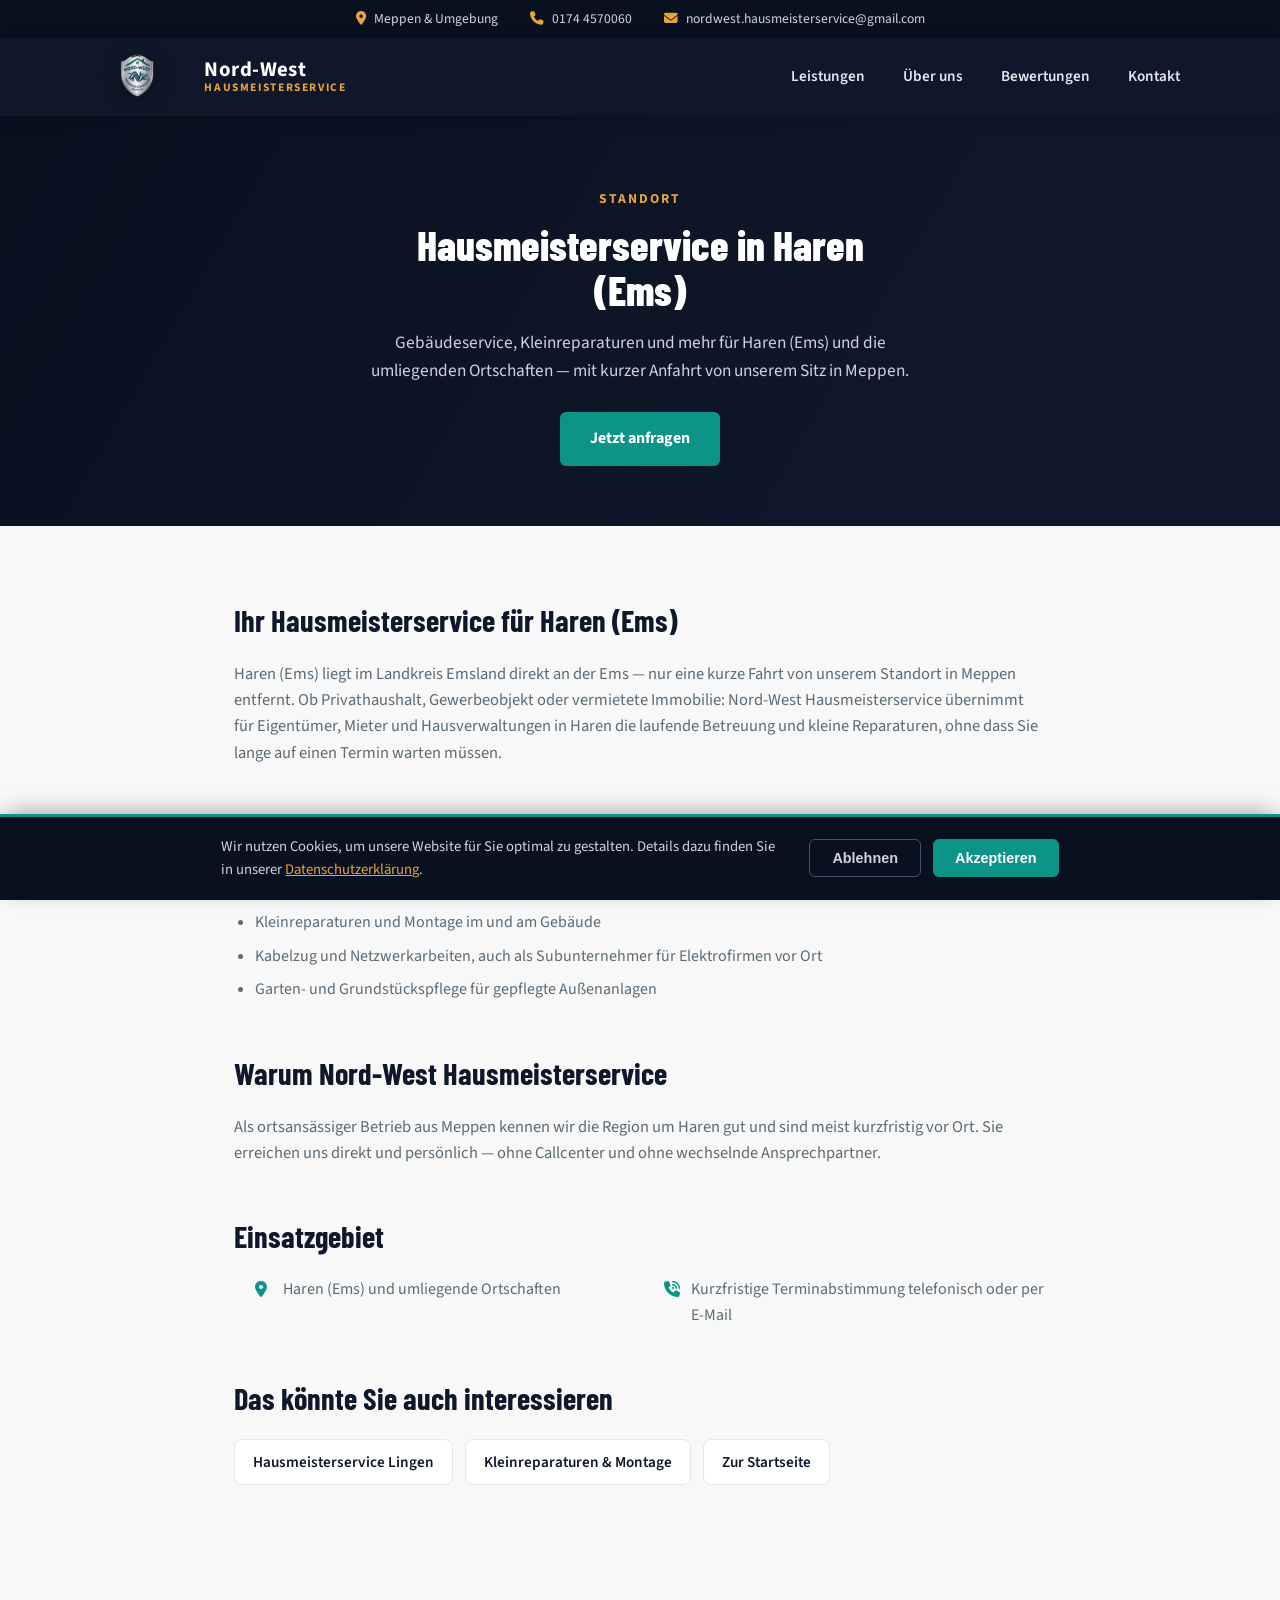
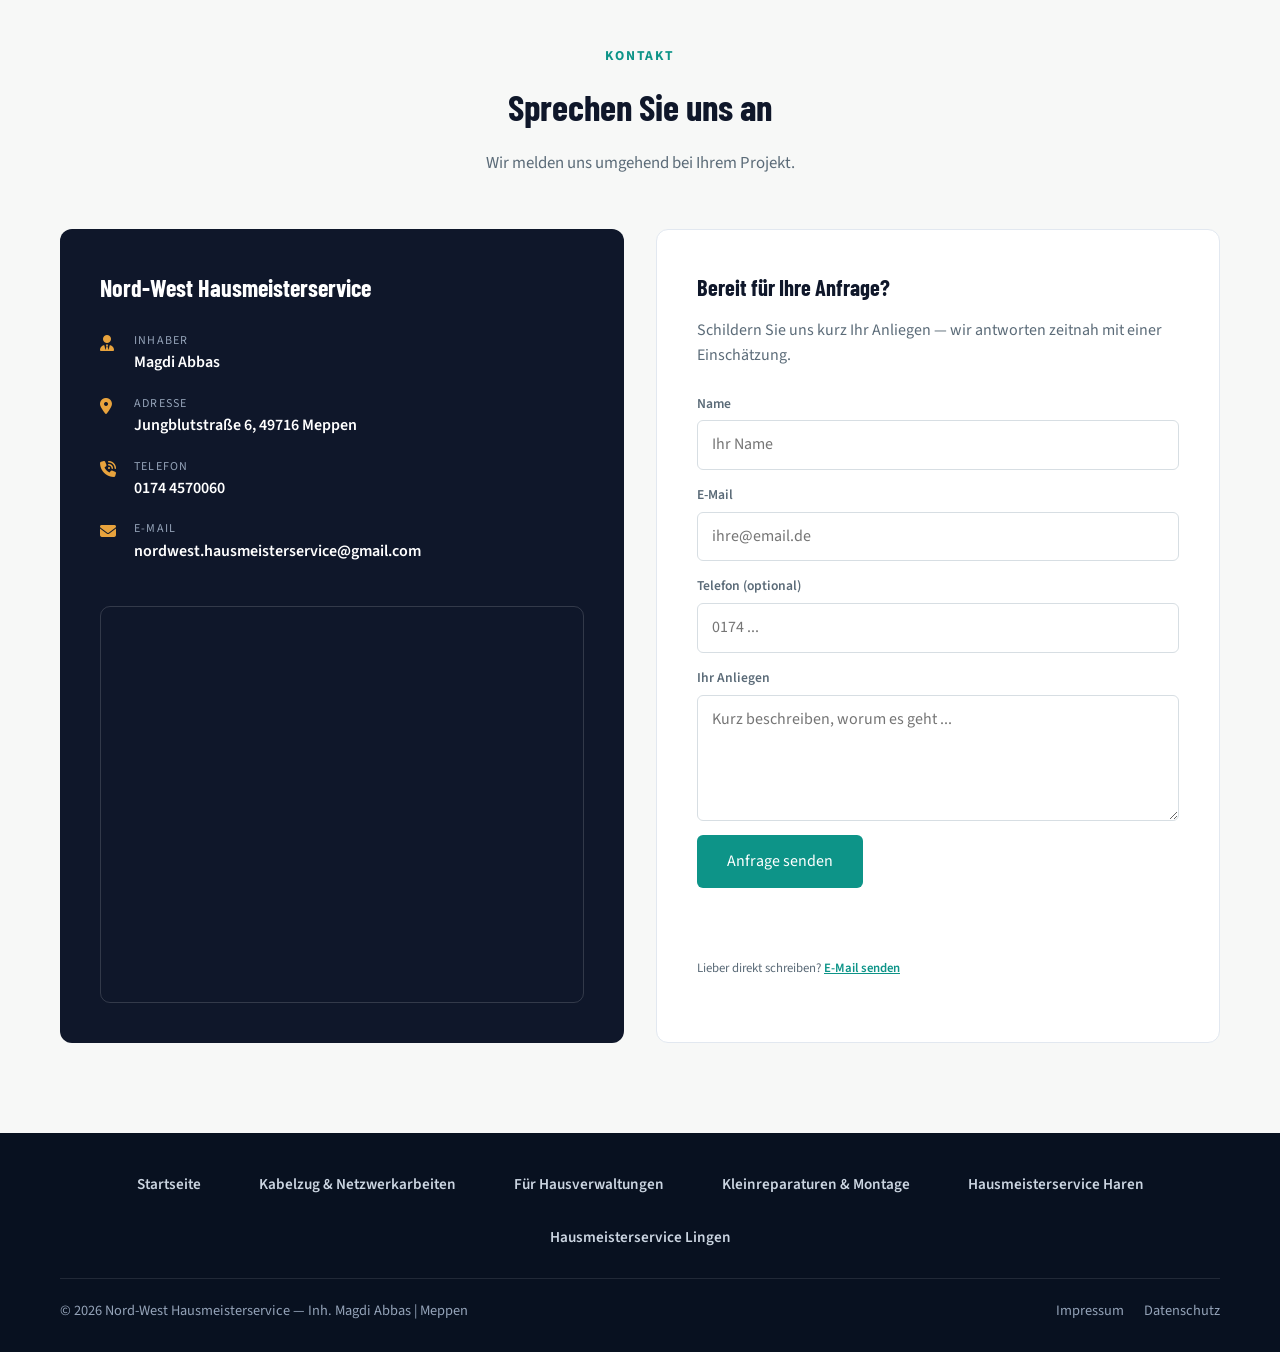
<file: hausmeisterservice-haren.html>
<!DOCTYPE html>
<html lang="de">
<head>
<meta charset="UTF-8">
<meta name="viewport" content="width=device-width, initial-scale=1.0">
<title>Hausmeisterservice Haren (Ems) | Nord-West</title>
<meta name="description" content="Hausmeisterservice in Haren (Ems): Gebäudeservice, Kleinreparaturen, Kabelzug & Gartenpflege. Kurze Anfahrt von Meppen. Jetzt anfragen.">
<link rel="canonical" href="https://magdim558-coder.github.io/nordwest-hausmeisterservice-website/hausmeisterservice-haren.html">
<meta property="og:type" content="website">
<meta property="og:title" content="Hausmeisterservice Haren (Ems) | Nord-West">
<meta property="og:description" content="Hausmeisterservice in Haren (Ems): Gebäudeservice, Kleinreparaturen, Kabelzug & Gartenpflege. Kurze Anfahrt von Meppen. Jetzt anfragen.">
<meta property="og:image" content="https://magdim558-coder.github.io/nordwest-hausmeisterservice-website/logo.png">
<meta property="og:url" content="https://magdim558-coder.github.io/nordwest-hausmeisterservice-website/hausmeisterservice-haren.html">
<meta property="og:locale" content="de_DE">
<link rel="preconnect" href="https://fonts.googleapis.com">
<link rel="preconnect" href="https://fonts.gstatic.com" crossorigin>
<link href="https://fonts.googleapis.com/css2?family=Barlow+Condensed:wght@600;700;800&family=Source+Sans+3:wght@400;500;600;700&display=swap" rel="stylesheet">
<link rel="stylesheet" href="https://cdnjs.cloudflare.com/ajax/libs/font-awesome/6.4.0/css/all.min.css">
<link rel="stylesheet" href="styles.css">
<script type="application/ld+json">
{
  "@context": "https://schema.org",
  "@type": "Service",
  "name": "Hausmeisterservice Haren",
  "serviceType": "Hausmeister- & Gebäudeservice",
  "description": "Hausmeister- und Gebäudeservice, Kleinreparaturen, Kabelzug und Gartenpflege für Privat- und Geschäftskunden in Haren (Ems).",
  "provider": {
    "@type": "HomeAndConstructionBusiness",
    "name": "Nord-West Hausmeisterservice",
    "telephone": "+49 174 4570060",
    "email": "nordwest.hausmeisterservice@gmail.com",
    "address": {
      "@type": "PostalAddress",
      "streetAddress": "Jungblutstraße 6",
      "postalCode": "49716",
      "addressLocality": "Meppen",
      "addressCountry": "DE"
    }
  },
  "areaServed": { "@type": "City", "name": "Haren (Ems)" },
  "url": "https://magdim558-coder.github.io/nordwest-hausmeisterservice-website/hausmeisterservice-haren.html"
}
</script>
</head>
<body>

<div class="util-bar">
  <div class="util-wrap">
    <span><i class="fa-solid fa-location-dot"></i> Meppen &amp; Umgebung</span>
    <span><i class="fa-solid fa-phone"></i> 0174 4570060</span>
    <span><i class="fa-solid fa-envelope"></i> nordwest.hausmeisterservice@gmail.com</span>
  </div>
</div>

<header>
  <div class="nav-wrap">
    <a class="brand" href="index.html">
      <img src="logo.png" alt="Nord-West Hausmeisterservice Logo" width="600" height="327">
      <div class="brand-title">Nord-West<small>Hausmeisterservice</small></div>
    </a>
    <nav>
      <ul>
        <li><a href="index.html#leistungen">Leistungen</a></li>
        <li><a href="index.html#ueber">Über uns</a></li>
        <li><a href="index.html#bewertungen">Bewertungen</a></li>
        <li><a href="#kontakt">Kontakt</a></li>
      </ul>
    </nav>
  </div>
</header>

<div class="page-head">
  <div class="kicker">Standort</div>
  <h1>Hausmeisterservice in Haren (Ems)</h1>
  <p>Gebäudeservice, Kleinreparaturen und mehr für Haren (Ems) und die umliegenden Ortschaften — mit kurzer Anfahrt von unserem Sitz in Meppen.</p>
  <a class="btn" href="#kontakt">Jetzt anfragen</a>
</div>

<main class="content-wrap">
  <div class="content-block">
    <h2>Ihr Hausmeisterservice für Haren (Ems)</h2>
    <p>Haren (Ems) liegt im Landkreis Emsland direkt an der Ems — nur eine kurze Fahrt von unserem Standort in Meppen entfernt. Ob Privathaushalt, Gewerbeobjekt oder vermietete Immobilie: Nord-West Hausmeisterservice übernimmt für Eigentümer, Mieter und Hausverwaltungen in Haren die laufende Betreuung und kleine Reparaturen, ohne dass Sie lange auf einen Termin warten müssen.</p>
  </div>

  <div class="content-block">
    <h2>Unsere Leistungen in Haren</h2>
    <ul>
      <li>Hausmeister- und Gebäudeservice mit regelmäßigen Kontrollgängen (Gebäudekontrolle)</li>
      <li>Kleinreparaturen und Montage im und am Gebäude</li>
      <li>Kabelzug und Netzwerkarbeiten, auch als Subunternehmer für Elektrofirmen vor Ort</li>
      <li>Garten- und Grundstückspflege für gepflegte Außenanlagen</li>
    </ul>
  </div>

  <div class="content-block">
    <h2>Warum Nord-West Hausmeisterservice</h2>
    <p>Als ortsansässiger Betrieb aus Meppen kennen wir die Region um Haren gut und sind meist kurzfristig vor Ort. Sie erreichen uns direkt und persönlich — ohne Callcenter und ohne wechselnde Ansprechpartner.</p>
  </div>

  <div class="content-block">
    <h2>Einsatzgebiet</h2>
    <ul class="fact-list">
      <li><i class="fa-solid fa-location-dot"></i> Haren (Ems) und umliegende Ortschaften</li>
      <li><i class="fa-solid fa-phone-volume"></i> Kurzfristige Terminabstimmung telefonisch oder per E-Mail</li>
    </ul>
  </div>

  <div class="content-block">
    <h2>Das könnte Sie auch interessieren</h2>
    <div class="related-pages">
      <a href="hausmeisterservice-lingen.html">Hausmeisterservice Lingen</a>
      <a href="kleinreparaturen-montage.html">Kleinreparaturen &amp; Montage</a>
      <a href="index.html">Zur Startseite</a>
    </div>
  </div>
</main>

<section class="contact" id="kontakt">
  <div class="section-wrap">
    <div class="section-head">
      <div class="kicker">Kontakt</div>
      <h2>Sprechen Sie uns an</h2>
      <p>Wir melden uns umgehend bei Ihrem Projekt.</p>
    </div>
    <div class="contact-wrap">
      <div class="contact-card">
        <h3>Nord-West Hausmeisterservice</h3>
        <div class="c-row"><i class="fa-solid fa-user-tie"></i><div><span class="k">Inhaber</span><p>Magdi Abbas</p></div></div>
        <div class="c-row"><i class="fa-solid fa-location-dot"></i><div><span class="k">Adresse</span><p>Jungblutstraße 6, 49716 Meppen</p></div></div>
        <div class="c-row"><i class="fa-solid fa-phone-volume"></i><div><span class="k">Telefon</span><a href="tel:+491744570060">0174 4570060</a></div></div>
        <div class="c-row"><i class="fa-solid fa-envelope"></i><div><span class="k">E-Mail</span><a href="mailto:nordwest.hausmeisterservice@gmail.com">nordwest.hausmeisterservice@gmail.com</a></div></div>

        <div class="contact-map">
          <iframe
            src="https://maps.google.com/maps?q=Jungblutstra%C3%9Fe%206%2C%2049716%20Meppen&z=14&output=embed"
            width="100%" height="100%" style="border:0;" loading="lazy"
            referrerpolicy="no-referrer-when-downgrade"
            title="Standort Nord-West Hausmeisterservice, Meppen"></iframe>
        </div>
      </div>
      <div class="cta-card">
        <h3>Bereit für Ihre Anfrage?</h3>
        <p>Schildern Sie uns kurz Ihr Anliegen — wir antworten zeitnah mit einer Einschätzung.</p>
        <form id="contact-form" name="kontakt" method="POST" action="https://api.web3forms.com/submit">
          <input type="hidden" name="access_key" value="3c5cb083-2e64-4fec-8909-c0f82648032a">
          <input type="hidden" name="subject" value="Neue Anfrage über die Website">
          <p class="hp-field"><label>Nicht ausfüllen: <input type="checkbox" name="botcheck" tabindex="-1" autocomplete="off"></label></p>
          <div class="form-row">
            <label for="cf-name">Name</label>
            <input type="text" id="cf-name" name="name" placeholder="Ihr Name" required>
          </div>
          <div class="form-row">
            <label for="cf-email">E-Mail</label>
            <input type="email" id="cf-email" name="email" placeholder="ihre@email.de" required>
          </div>
          <div class="form-row">
            <label for="cf-phone">Telefon (optional)</label>
            <input type="tel" id="cf-phone" name="phone" placeholder="0174 ...">
          </div>
          <div class="form-row">
            <label for="cf-message">Ihr Anliegen</label>
            <textarea id="cf-message" name="message" rows="4" placeholder="Kurz beschreiben, worum es geht ..." required></textarea>
          </div>
          <button type="submit" class="btn">Anfrage senden</button>
          <p id="cf-status" class="cf-status" aria-live="polite"></p>
        </form>
        <p style="font-size:.8rem;color:var(--ink-soft);margin-top:14px;">
          Lieber direkt schreiben? <a href="mailto:nordwest.hausmeisterservice@gmail.com" style="color:var(--teal);font-weight:600;">E-Mail senden</a>
        </p>
      </div>
    </div>
  </div>
</section>

<footer>
  <div class="footer-wrap">
    <nav class="footer-nav" aria-label="Weitere Seiten">
      <a href="index.html">Startseite</a>
      <a href="kabelzug-netzwerkarbeiten.html">Kabelzug &amp; Netzwerkarbeiten</a>
      <a href="hausverwaltungen.html">Für Hausverwaltungen</a>
      <a href="kleinreparaturen-montage.html">Kleinreparaturen &amp; Montage</a>
      <a href="hausmeisterservice-haren.html">Hausmeisterservice Haren</a>
      <a href="hausmeisterservice-lingen.html">Hausmeisterservice Lingen</a>
    </nav>
    <div class="footer-bottom">
      <div>&copy; 2026 Nord-West Hausmeisterservice — Inh. Magdi Abbas | Meppen</div>
      <div class="footer-links">
        <a href="rechtliches.html#impressum">Impressum</a>
        <a href="rechtliches.html#datenschutz">Datenschutz</a>
      </div>
    </div>
  </div>
</footer>

<div id="cookie-banner">
  <p>Wir nutzen Cookies, um unsere Website für Sie optimal zu gestalten. Details dazu finden Sie in unserer <a href="rechtliches.html#datenschutz">Datenschutzerklärung</a>.</p>
  <div class="cookie-buttons">
    <button id="cookie-decline" class="cookie-btn" onclick="handleCookies('decline')">Ablehnen</button>
    <button id="cookie-accept" class="cookie-btn" onclick="handleCookies('accept')">Akzeptieren</button>
  </div>
</div>

<script>
  function checkCookieConsent(){
    if(localStorage.getItem('cookieConsent')){
      document.getElementById('cookie-banner').style.display = 'none';
    }
  }
  function handleCookies(choice){
    localStorage.setItem('cookieConsent', choice);
    document.getElementById('cookie-banner').style.display = 'none';
  }
  window.onload = checkCookieConsent;

  (function(){
    var form = document.getElementById('contact-form');
    if(!form) return;
    var btn = form.querySelector('button[type="submit"]');
    var btnLabel = btn.textContent;
    var status = document.getElementById('cf-status');

    function mailtoLink(){
      var name = form.elements['name'].value;
      var email = form.elements['email'].value;
      var phone = form.elements['phone'].value;
      var message = form.elements['message'].value;
      var subject = 'Anfrage über die Website' + (name ? ' – ' + name : '');
      var body = 'Name: ' + name + '\n' +
                 'E-Mail: ' + email + '\n' +
                 'Telefon: ' + (phone || '-') + '\n\n' +
                 'Anliegen:\n' + message;
      return 'mailto:nordwest.hausmeisterservice@gmail.com' +
             '?subject=' + encodeURIComponent(subject) +
             '&body=' + encodeURIComponent(body);
    }

    form.addEventListener('submit', function(e){
      e.preventDefault();
      if(btn.disabled) return;
      btn.disabled = true;
      btn.textContent = 'Wird gesendet …';
      status.textContent = '';
      status.className = 'cf-status';

      fetch('https://api.web3forms.com/submit', {
        method: 'POST',
        headers: {'Accept': 'application/json'},
        body: new FormData(form)
      }).then(function(res){
        return res.json().catch(function(){ return {}; });
      }).then(function(json){
        if(json.success !== true) throw new Error(json.message || 'send failed');
        status.textContent = 'Danke! Ihre Anfrage wurde gesendet — wir melden uns zeitnah.';
        status.className = 'cf-status ok';
        form.reset();
      }).catch(function(){
        status.className = 'cf-status err';
        status.textContent = 'Da ist leider etwas schiefgelaufen. Bitte senden Sie uns Ihre Anfrage direkt per E-Mail: ';
        var link = document.createElement('a');
        link.href = mailtoLink();
        link.textContent = 'E-Mail mit Ihren Angaben öffnen';
        link.style.color = 'inherit';
        link.style.textDecoration = 'underline';
        status.appendChild(link);
      }).then(function(){
        btn.disabled = false;
        btn.textContent = btnLabel;
      });
    });
  })();
</script>

</body>
</html>
</file>
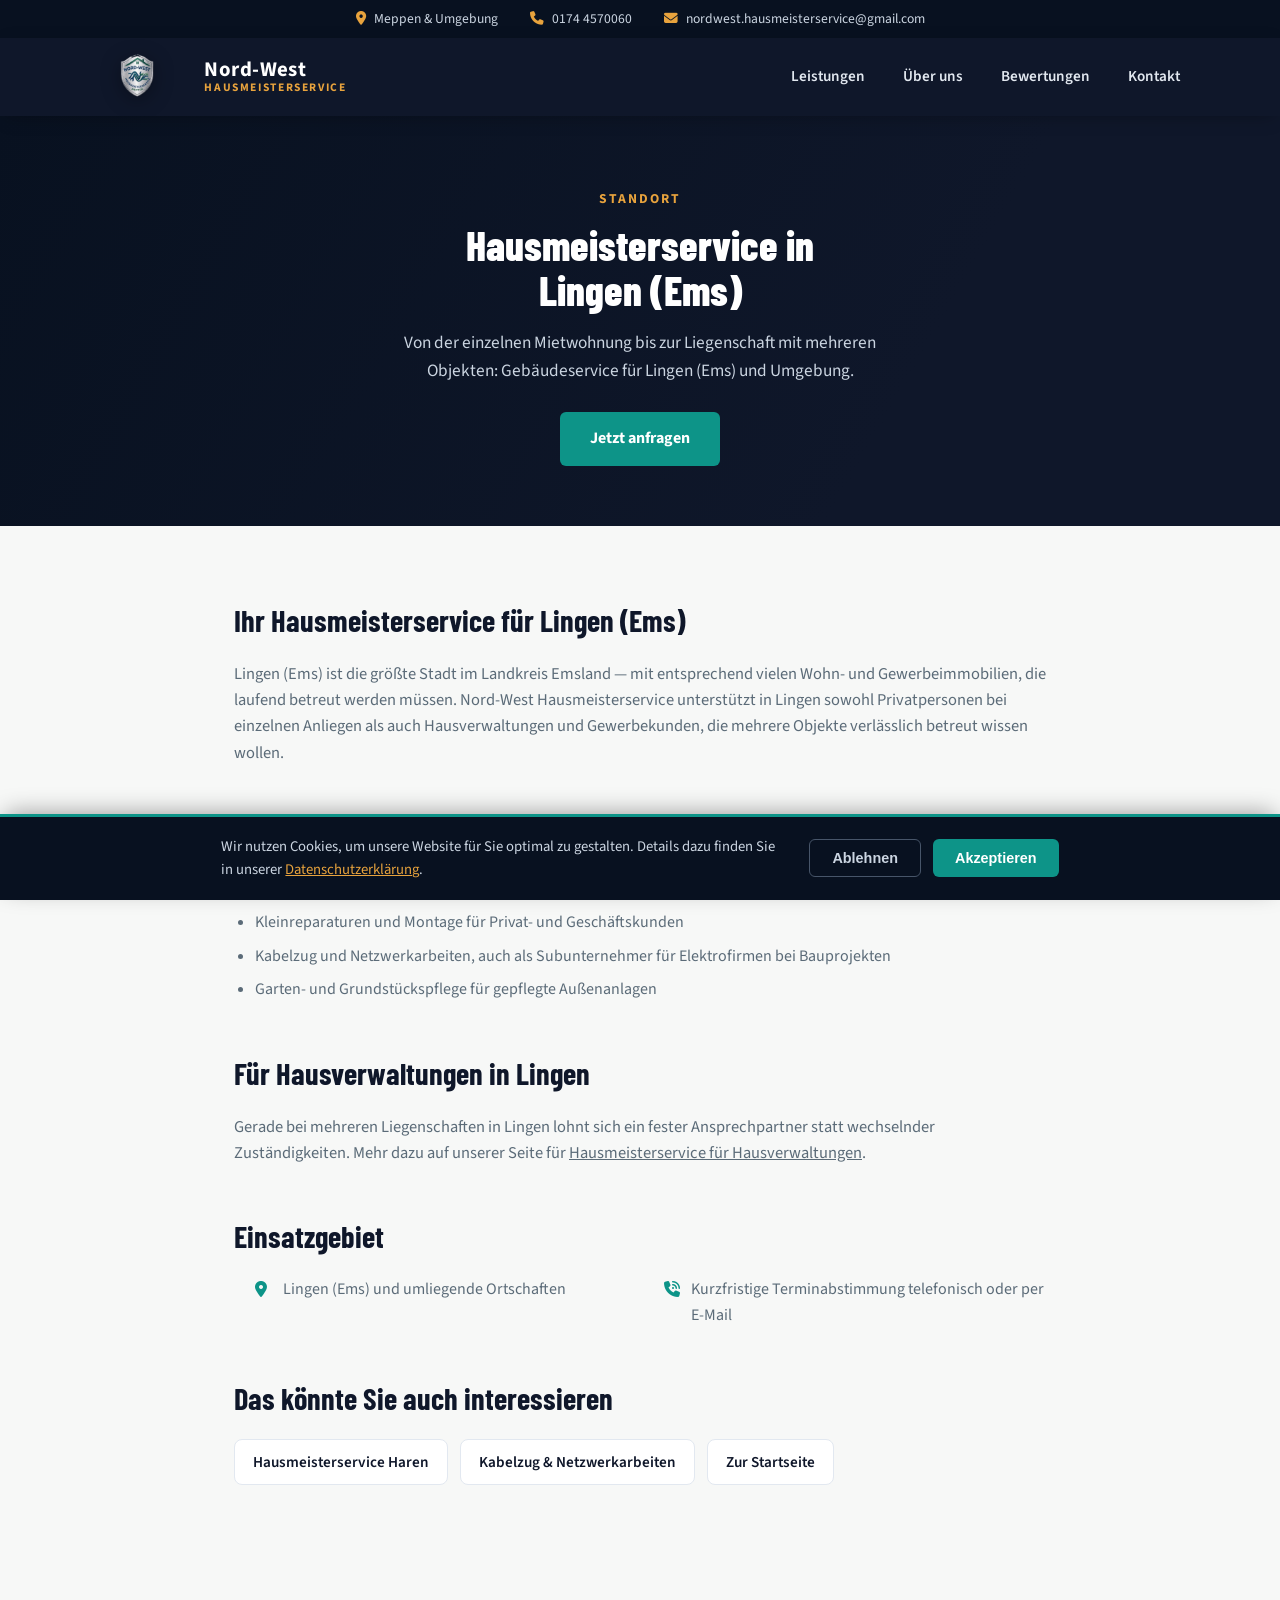
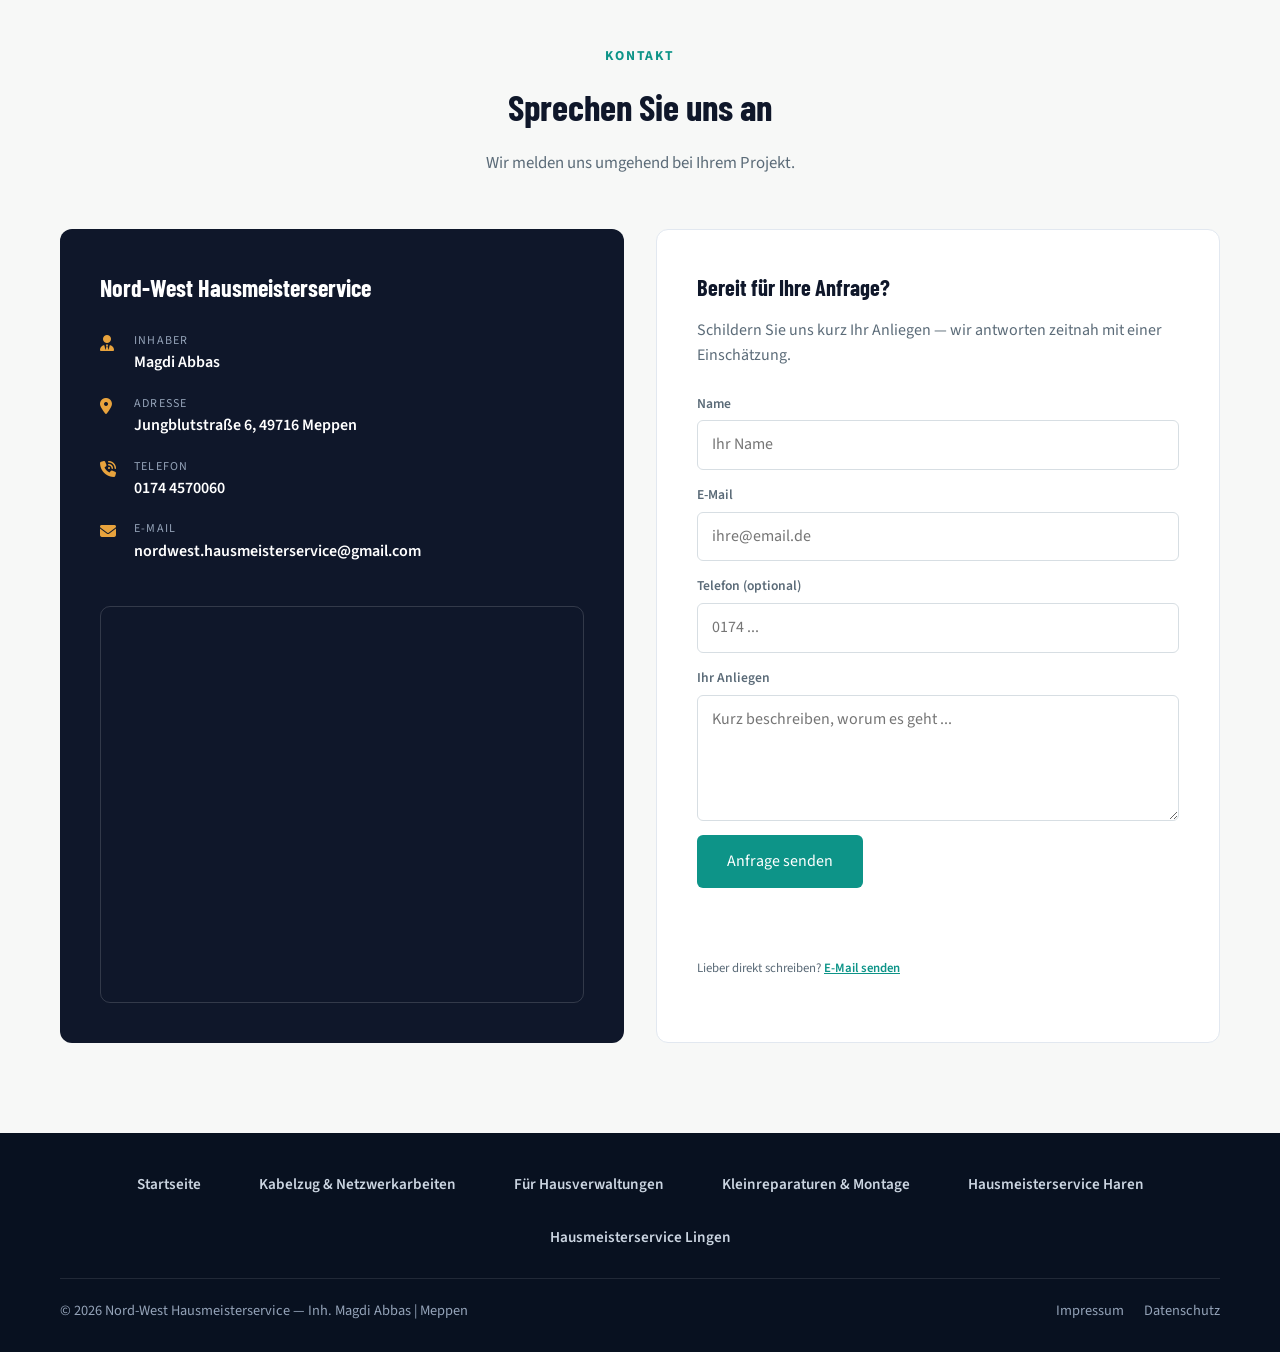
<file: hausmeisterservice-lingen.html>
<!DOCTYPE html>
<html lang="de">
<head>
<meta charset="UTF-8">
<meta name="viewport" content="width=device-width, initial-scale=1.0">
<title>Hausmeisterservice Lingen (Ems) | Nord-West</title>
<meta name="description" content="Hausmeisterservice in Lingen (Ems) für Privat, Gewerbe & Hausverwaltungen: Gebäudeservice, Kleinreparaturen, Kabelzug & Gartenpflege. Jetzt Termin anfragen.">
<link rel="canonical" href="https://magdim558-coder.github.io/nordwest-hausmeisterservice-website/hausmeisterservice-lingen.html">
<meta property="og:type" content="website">
<meta property="og:title" content="Hausmeisterservice Lingen (Ems) | Nord-West">
<meta property="og:description" content="Hausmeisterservice in Lingen (Ems) für Privat, Gewerbe & Hausverwaltungen: Gebäudeservice, Kleinreparaturen, Kabelzug & Gartenpflege. Jetzt Termin anfragen.">
<meta property="og:image" content="https://magdim558-coder.github.io/nordwest-hausmeisterservice-website/logo.png">
<meta property="og:url" content="https://magdim558-coder.github.io/nordwest-hausmeisterservice-website/hausmeisterservice-lingen.html">
<meta property="og:locale" content="de_DE">
<link rel="preconnect" href="https://fonts.googleapis.com">
<link rel="preconnect" href="https://fonts.gstatic.com" crossorigin>
<link href="https://fonts.googleapis.com/css2?family=Barlow+Condensed:wght@600;700;800&family=Source+Sans+3:wght@400;500;600;700&display=swap" rel="stylesheet">
<link rel="stylesheet" href="https://cdnjs.cloudflare.com/ajax/libs/font-awesome/6.4.0/css/all.min.css">
<link rel="stylesheet" href="styles.css">
<script type="application/ld+json">
{
  "@context": "https://schema.org",
  "@type": "Service",
  "name": "Hausmeisterservice Lingen",
  "serviceType": "Hausmeister- & Gebäudeservice",
  "description": "Hausmeister- und Gebäudeservice, Kleinreparaturen, Kabelzug und Gartenpflege für Privatkunden, Gewerbe und Hausverwaltungen in Lingen (Ems).",
  "provider": {
    "@type": "HomeAndConstructionBusiness",
    "name": "Nord-West Hausmeisterservice",
    "telephone": "+49 174 4570060",
    "email": "nordwest.hausmeisterservice@gmail.com",
    "address": {
      "@type": "PostalAddress",
      "streetAddress": "Jungblutstraße 6",
      "postalCode": "49716",
      "addressLocality": "Meppen",
      "addressCountry": "DE"
    }
  },
  "areaServed": { "@type": "City", "name": "Lingen (Ems)" },
  "url": "https://magdim558-coder.github.io/nordwest-hausmeisterservice-website/hausmeisterservice-lingen.html"
}
</script>
</head>
<body>

<div class="util-bar">
  <div class="util-wrap">
    <span><i class="fa-solid fa-location-dot"></i> Meppen &amp; Umgebung</span>
    <span><i class="fa-solid fa-phone"></i> 0174 4570060</span>
    <span><i class="fa-solid fa-envelope"></i> nordwest.hausmeisterservice@gmail.com</span>
  </div>
</div>

<header>
  <div class="nav-wrap">
    <a class="brand" href="index.html">
      <img src="logo.png" alt="Nord-West Hausmeisterservice Logo" width="600" height="327">
      <div class="brand-title">Nord-West<small>Hausmeisterservice</small></div>
    </a>
    <nav>
      <ul>
        <li><a href="index.html#leistungen">Leistungen</a></li>
        <li><a href="index.html#ueber">Über uns</a></li>
        <li><a href="index.html#bewertungen">Bewertungen</a></li>
        <li><a href="#kontakt">Kontakt</a></li>
      </ul>
    </nav>
  </div>
</header>

<div class="page-head">
  <div class="kicker">Standort</div>
  <h1>Hausmeisterservice in Lingen (Ems)</h1>
  <p>Von der einzelnen Mietwohnung bis zur Liegenschaft mit mehreren Objekten: Gebäudeservice für Lingen (Ems) und Umgebung.</p>
  <a class="btn" href="#kontakt">Jetzt anfragen</a>
</div>

<main class="content-wrap">
  <div class="content-block">
    <h2>Ihr Hausmeisterservice für Lingen (Ems)</h2>
    <p>Lingen (Ems) ist die größte Stadt im Landkreis Emsland — mit entsprechend vielen Wohn- und Gewerbeimmobilien, die laufend betreut werden müssen. Nord-West Hausmeisterservice unterstützt in Lingen sowohl Privatpersonen bei einzelnen Anliegen als auch Hausverwaltungen und Gewerbekunden, die mehrere Objekte verlässlich betreut wissen wollen.</p>
  </div>

  <div class="content-block">
    <h2>Unsere Leistungen in Lingen</h2>
    <ul>
      <li>Hausmeister- und Gebäudeservice mit regelmäßigen Kontrollgängen (Gebäudekontrolle)</li>
      <li>Kleinreparaturen und Montage für Privat- und Geschäftskunden</li>
      <li>Kabelzug und Netzwerkarbeiten, auch als Subunternehmer für Elektrofirmen bei Bauprojekten</li>
      <li>Garten- und Grundstückspflege für gepflegte Außenanlagen</li>
    </ul>
  </div>

  <div class="content-block">
    <h2>Für Hausverwaltungen in Lingen</h2>
    <p>Gerade bei mehreren Liegenschaften in Lingen lohnt sich ein fester Ansprechpartner statt wechselnder Zuständigkeiten. Mehr dazu auf unserer Seite für <a href="hausverwaltungen.html">Hausmeisterservice für Hausverwaltungen</a>.</p>
  </div>

  <div class="content-block">
    <h2>Einsatzgebiet</h2>
    <ul class="fact-list">
      <li><i class="fa-solid fa-location-dot"></i> Lingen (Ems) und umliegende Ortschaften</li>
      <li><i class="fa-solid fa-phone-volume"></i> Kurzfristige Terminabstimmung telefonisch oder per E-Mail</li>
    </ul>
  </div>

  <div class="content-block">
    <h2>Das könnte Sie auch interessieren</h2>
    <div class="related-pages">
      <a href="hausmeisterservice-haren.html">Hausmeisterservice Haren</a>
      <a href="kabelzug-netzwerkarbeiten.html">Kabelzug &amp; Netzwerkarbeiten</a>
      <a href="index.html">Zur Startseite</a>
    </div>
  </div>
</main>

<section class="contact" id="kontakt">
  <div class="section-wrap">
    <div class="section-head">
      <div class="kicker">Kontakt</div>
      <h2>Sprechen Sie uns an</h2>
      <p>Wir melden uns umgehend bei Ihrem Projekt.</p>
    </div>
    <div class="contact-wrap">
      <div class="contact-card">
        <h3>Nord-West Hausmeisterservice</h3>
        <div class="c-row"><i class="fa-solid fa-user-tie"></i><div><span class="k">Inhaber</span><p>Magdi Abbas</p></div></div>
        <div class="c-row"><i class="fa-solid fa-location-dot"></i><div><span class="k">Adresse</span><p>Jungblutstraße 6, 49716 Meppen</p></div></div>
        <div class="c-row"><i class="fa-solid fa-phone-volume"></i><div><span class="k">Telefon</span><a href="tel:+491744570060">0174 4570060</a></div></div>
        <div class="c-row"><i class="fa-solid fa-envelope"></i><div><span class="k">E-Mail</span><a href="mailto:nordwest.hausmeisterservice@gmail.com">nordwest.hausmeisterservice@gmail.com</a></div></div>

        <div class="contact-map">
          <iframe
            src="https://maps.google.com/maps?q=Jungblutstra%C3%9Fe%206%2C%2049716%20Meppen&z=14&output=embed"
            width="100%" height="100%" style="border:0;" loading="lazy"
            referrerpolicy="no-referrer-when-downgrade"
            title="Standort Nord-West Hausmeisterservice, Meppen"></iframe>
        </div>
      </div>
      <div class="cta-card">
        <h3>Bereit für Ihre Anfrage?</h3>
        <p>Schildern Sie uns kurz Ihr Anliegen — wir antworten zeitnah mit einer Einschätzung.</p>
        <form id="contact-form" name="kontakt" method="POST" action="https://api.web3forms.com/submit">
          <input type="hidden" name="access_key" value="3c5cb083-2e64-4fec-8909-c0f82648032a">
          <input type="hidden" name="subject" value="Neue Anfrage über die Website">
          <p class="hp-field"><label>Nicht ausfüllen: <input type="checkbox" name="botcheck" tabindex="-1" autocomplete="off"></label></p>
          <div class="form-row">
            <label for="cf-name">Name</label>
            <input type="text" id="cf-name" name="name" placeholder="Ihr Name" required>
          </div>
          <div class="form-row">
            <label for="cf-email">E-Mail</label>
            <input type="email" id="cf-email" name="email" placeholder="ihre@email.de" required>
          </div>
          <div class="form-row">
            <label for="cf-phone">Telefon (optional)</label>
            <input type="tel" id="cf-phone" name="phone" placeholder="0174 ...">
          </div>
          <div class="form-row">
            <label for="cf-message">Ihr Anliegen</label>
            <textarea id="cf-message" name="message" rows="4" placeholder="Kurz beschreiben, worum es geht ..." required></textarea>
          </div>
          <button type="submit" class="btn">Anfrage senden</button>
          <p id="cf-status" class="cf-status" aria-live="polite"></p>
        </form>
        <p style="font-size:.8rem;color:var(--ink-soft);margin-top:14px;">
          Lieber direkt schreiben? <a href="mailto:nordwest.hausmeisterservice@gmail.com" style="color:var(--teal);font-weight:600;">E-Mail senden</a>
        </p>
      </div>
    </div>
  </div>
</section>

<footer>
  <div class="footer-wrap">
    <nav class="footer-nav" aria-label="Weitere Seiten">
      <a href="index.html">Startseite</a>
      <a href="kabelzug-netzwerkarbeiten.html">Kabelzug &amp; Netzwerkarbeiten</a>
      <a href="hausverwaltungen.html">Für Hausverwaltungen</a>
      <a href="kleinreparaturen-montage.html">Kleinreparaturen &amp; Montage</a>
      <a href="hausmeisterservice-haren.html">Hausmeisterservice Haren</a>
      <a href="hausmeisterservice-lingen.html">Hausmeisterservice Lingen</a>
    </nav>
    <div class="footer-bottom">
      <div>&copy; 2026 Nord-West Hausmeisterservice — Inh. Magdi Abbas | Meppen</div>
      <div class="footer-links">
        <a href="rechtliches.html#impressum">Impressum</a>
        <a href="rechtliches.html#datenschutz">Datenschutz</a>
      </div>
    </div>
  </div>
</footer>

<div id="cookie-banner">
  <p>Wir nutzen Cookies, um unsere Website für Sie optimal zu gestalten. Details dazu finden Sie in unserer <a href="rechtliches.html#datenschutz">Datenschutzerklärung</a>.</p>
  <div class="cookie-buttons">
    <button id="cookie-decline" class="cookie-btn" onclick="handleCookies('decline')">Ablehnen</button>
    <button id="cookie-accept" class="cookie-btn" onclick="handleCookies('accept')">Akzeptieren</button>
  </div>
</div>

<script>
  function checkCookieConsent(){
    if(localStorage.getItem('cookieConsent')){
      document.getElementById('cookie-banner').style.display = 'none';
    }
  }
  function handleCookies(choice){
    localStorage.setItem('cookieConsent', choice);
    document.getElementById('cookie-banner').style.display = 'none';
  }
  window.onload = checkCookieConsent;

  (function(){
    var form = document.getElementById('contact-form');
    if(!form) return;
    var btn = form.querySelector('button[type="submit"]');
    var btnLabel = btn.textContent;
    var status = document.getElementById('cf-status');

    function mailtoLink(){
      var name = form.elements['name'].value;
      var email = form.elements['email'].value;
      var phone = form.elements['phone'].value;
      var message = form.elements['message'].value;
      var subject = 'Anfrage über die Website' + (name ? ' – ' + name : '');
      var body = 'Name: ' + name + '\n' +
                 'E-Mail: ' + email + '\n' +
                 'Telefon: ' + (phone || '-') + '\n\n' +
                 'Anliegen:\n' + message;
      return 'mailto:nordwest.hausmeisterservice@gmail.com' +
             '?subject=' + encodeURIComponent(subject) +
             '&body=' + encodeURIComponent(body);
    }

    form.addEventListener('submit', function(e){
      e.preventDefault();
      if(btn.disabled) return;
      btn.disabled = true;
      btn.textContent = 'Wird gesendet …';
      status.textContent = '';
      status.className = 'cf-status';

      fetch('https://api.web3forms.com/submit', {
        method: 'POST',
        headers: {'Accept': 'application/json'},
        body: new FormData(form)
      }).then(function(res){
        return res.json().catch(function(){ return {}; });
      }).then(function(json){
        if(json.success !== true) throw new Error(json.message || 'send failed');
        status.textContent = 'Danke! Ihre Anfrage wurde gesendet — wir melden uns zeitnah.';
        status.className = 'cf-status ok';
        form.reset();
      }).catch(function(){
        status.className = 'cf-status err';
        status.textContent = 'Da ist leider etwas schiefgelaufen. Bitte senden Sie uns Ihre Anfrage direkt per E-Mail: ';
        var link = document.createElement('a');
        link.href = mailtoLink();
        link.textContent = 'E-Mail mit Ihren Angaben öffnen';
        link.style.color = 'inherit';
        link.style.textDecoration = 'underline';
        status.appendChild(link);
      }).then(function(){
        btn.disabled = false;
        btn.textContent = btnLabel;
      });
    });
  })();
</script>

</body>
</html>
</file>
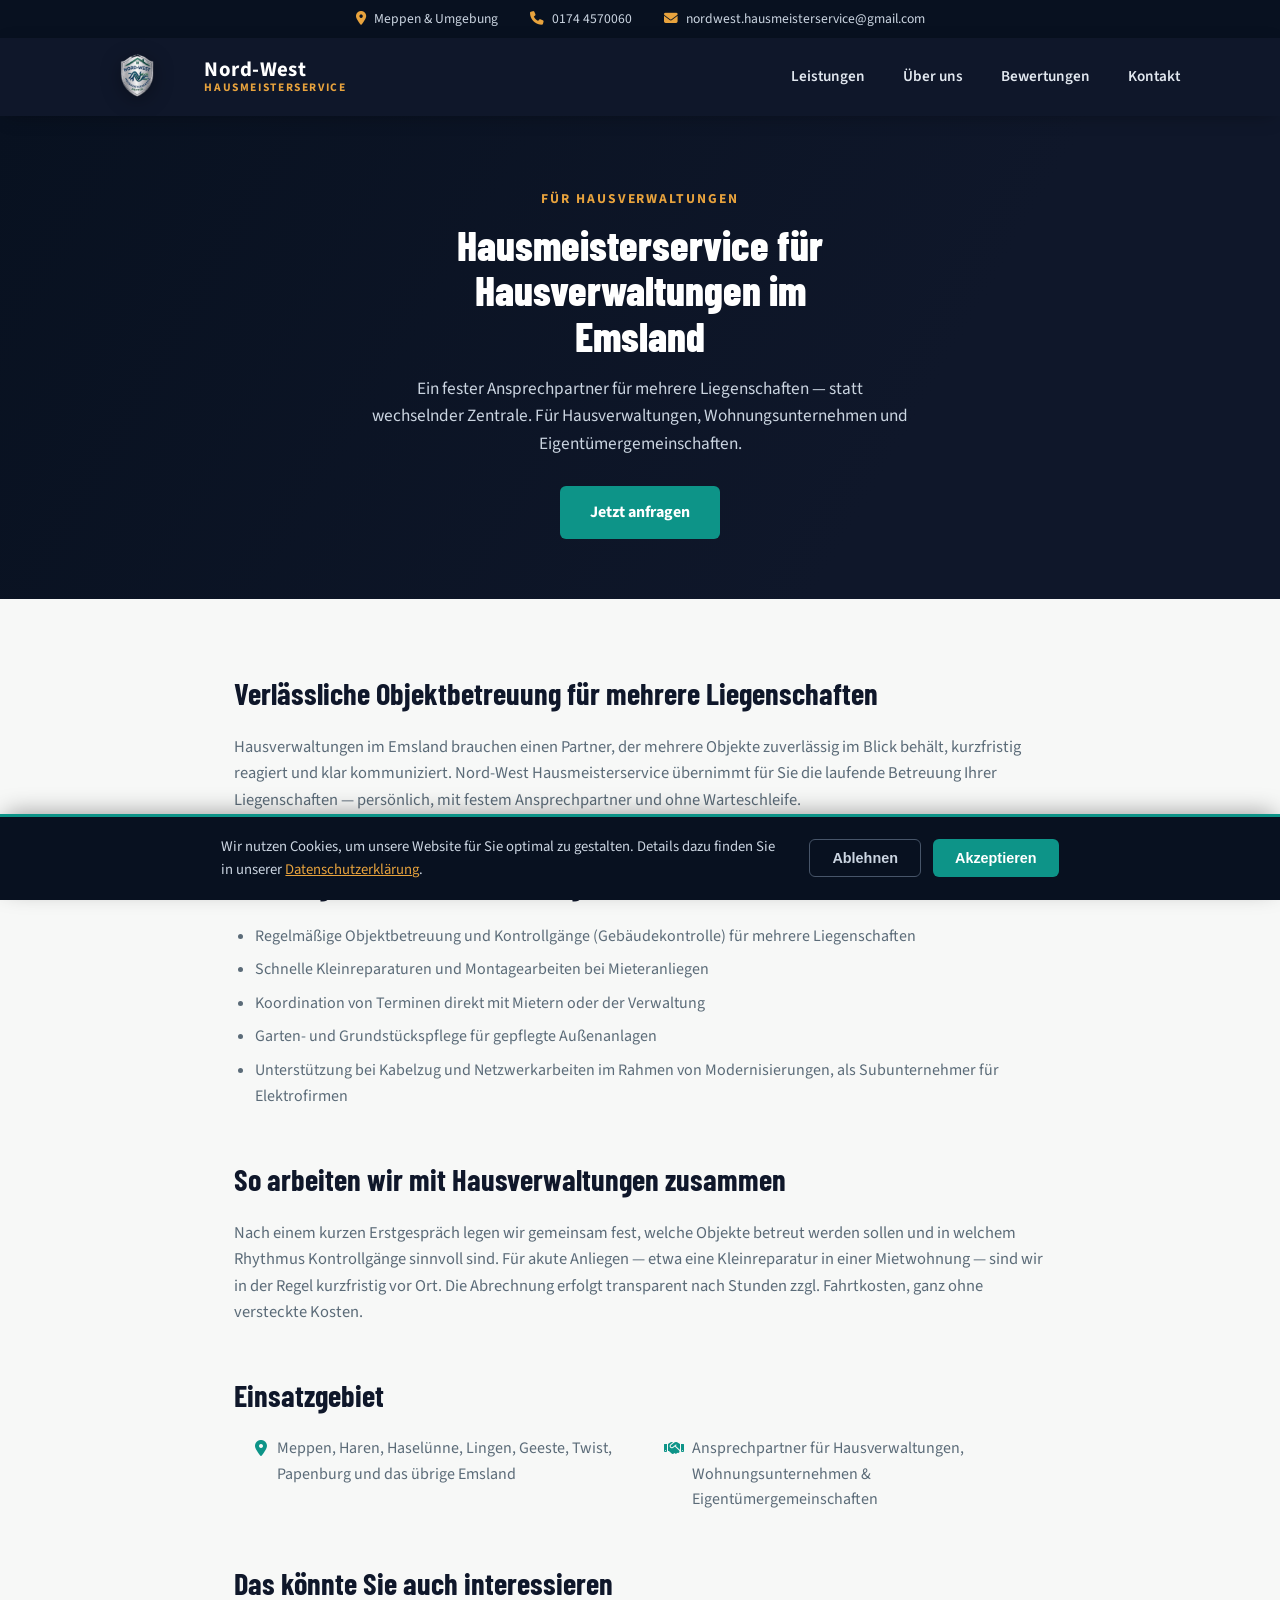
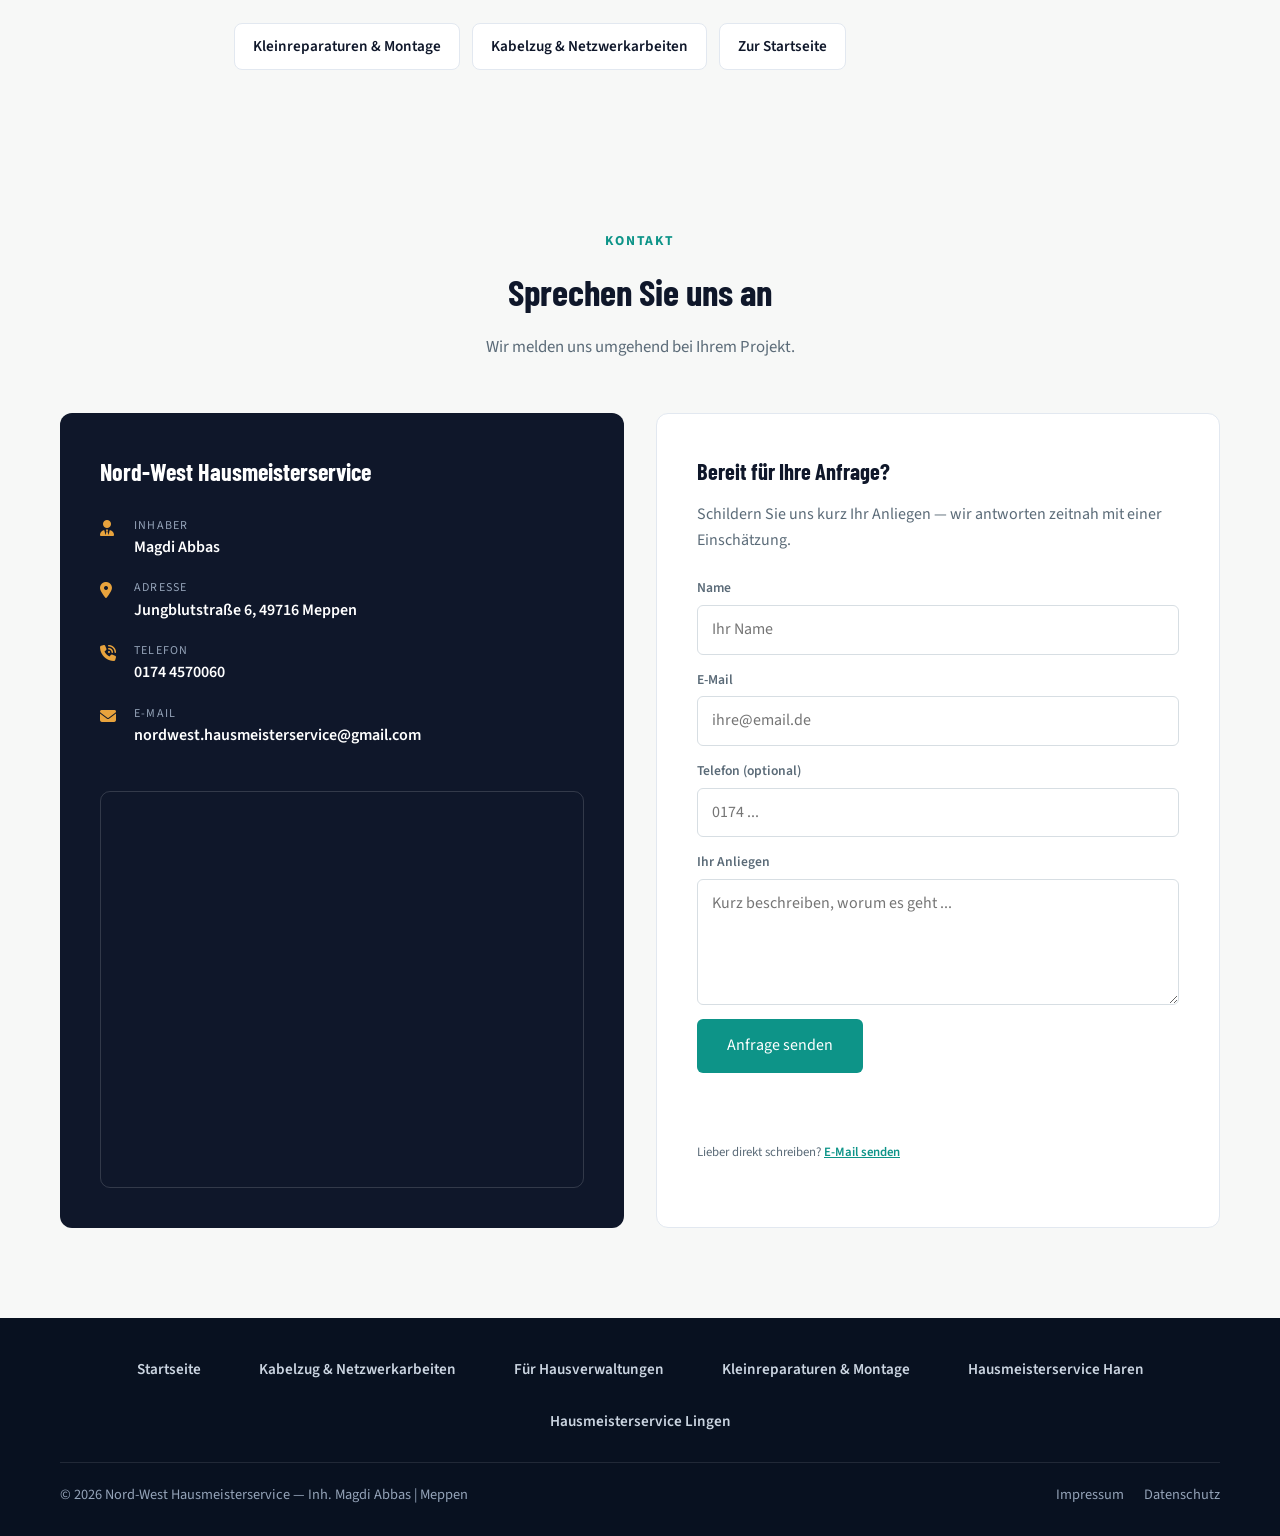
<file: hausverwaltungen.html>
<!DOCTYPE html>
<html lang="de">
<head>
<meta charset="UTF-8">
<meta name="viewport" content="width=device-width, initial-scale=1.0">
<title>Hausmeisterservice für Hausverwaltungen | Emsland</title>
<meta name="description" content="Fester Ansprechpartner für Hausverwaltungen im Emsland: Objektbetreuung, Gebäudekontrolle und Kleinreparaturen für mehrere Liegenschaften. Jetzt anfragen.">
<link rel="canonical" href="https://magdim558-coder.github.io/nordwest-hausmeisterservice-website/hausverwaltungen.html">
<meta property="og:type" content="website">
<meta property="og:title" content="Hausmeisterservice für Hausverwaltungen | Emsland">
<meta property="og:description" content="Fester Ansprechpartner für Hausverwaltungen im Emsland: Objektbetreuung, Gebäudekontrolle und Kleinreparaturen für mehrere Liegenschaften. Jetzt anfragen.">
<meta property="og:image" content="https://magdim558-coder.github.io/nordwest-hausmeisterservice-website/logo.png">
<meta property="og:url" content="https://magdim558-coder.github.io/nordwest-hausmeisterservice-website/hausverwaltungen.html">
<meta property="og:locale" content="de_DE">
<link rel="preconnect" href="https://fonts.googleapis.com">
<link rel="preconnect" href="https://fonts.gstatic.com" crossorigin>
<link href="https://fonts.googleapis.com/css2?family=Barlow+Condensed:wght@600;700;800&family=Source+Sans+3:wght@400;500;600;700&display=swap" rel="stylesheet">
<link rel="stylesheet" href="https://cdnjs.cloudflare.com/ajax/libs/font-awesome/6.4.0/css/all.min.css">
<link rel="stylesheet" href="styles.css">
<script type="application/ld+json">
{
  "@context": "https://schema.org",
  "@type": "Service",
  "name": "Hausmeisterservice für Hausverwaltungen",
  "serviceType": "Objektbetreuung für Hausverwaltungen",
  "description": "Regelmäßige Objektbetreuung, Gebäudekontrolle und Kleinreparaturen für Hausverwaltungen, Wohnungsunternehmen und Eigentümergemeinschaften im Emsland.",
  "provider": {
    "@type": "HomeAndConstructionBusiness",
    "name": "Nord-West Hausmeisterservice",
    "telephone": "+49 174 4570060",
    "email": "nordwest.hausmeisterservice@gmail.com",
    "address": {
      "@type": "PostalAddress",
      "streetAddress": "Jungblutstraße 6",
      "postalCode": "49716",
      "addressLocality": "Meppen",
      "addressCountry": "DE"
    }
  },
  "areaServed": [
    { "@type": "City", "name": "Meppen" },
    { "@type": "City", "name": "Haren" },
    { "@type": "City", "name": "Haselünne" },
    { "@type": "City", "name": "Lingen" },
    { "@type": "City", "name": "Geeste" },
    { "@type": "City", "name": "Twist" },
    { "@type": "City", "name": "Papenburg" }
  ],
  "url": "https://magdim558-coder.github.io/nordwest-hausmeisterservice-website/hausverwaltungen.html"
}
</script>
</head>
<body>

<div class="util-bar">
  <div class="util-wrap">
    <span><i class="fa-solid fa-location-dot"></i> Meppen &amp; Umgebung</span>
    <span><i class="fa-solid fa-phone"></i> 0174 4570060</span>
    <span><i class="fa-solid fa-envelope"></i> nordwest.hausmeisterservice@gmail.com</span>
  </div>
</div>

<header>
  <div class="nav-wrap">
    <a class="brand" href="index.html">
      <img src="logo.png" alt="Nord-West Hausmeisterservice Logo" width="600" height="327">
      <div class="brand-title">Nord-West<small>Hausmeisterservice</small></div>
    </a>
    <nav>
      <ul>
        <li><a href="index.html#leistungen">Leistungen</a></li>
        <li><a href="index.html#ueber">Über uns</a></li>
        <li><a href="index.html#bewertungen">Bewertungen</a></li>
        <li><a href="#kontakt">Kontakt</a></li>
      </ul>
    </nav>
  </div>
</header>

<div class="page-head">
  <div class="kicker">Für Hausverwaltungen</div>
  <h1>Hausmeisterservice für Hausverwaltungen im Emsland</h1>
  <p>Ein fester Ansprechpartner für mehrere Liegenschaften — statt wechselnder Zentrale. Für Hausverwaltungen, Wohnungsunternehmen und Eigentümergemeinschaften.</p>
  <a class="btn" href="#kontakt">Jetzt anfragen</a>
</div>

<main class="content-wrap">
  <div class="content-block">
    <h2>Verlässliche Objektbetreuung für mehrere Liegenschaften</h2>
    <p>Hausverwaltungen im Emsland brauchen einen Partner, der mehrere Objekte zuverlässig im Blick behält, kurzfristig reagiert und klar kommuniziert. Nord-West Hausmeisterservice übernimmt für Sie die laufende Betreuung Ihrer Liegenschaften — persönlich, mit festem Ansprechpartner und ohne Warteschleife.</p>
  </div>

  <div class="content-block">
    <h2>Leistungen für Hausverwaltungen</h2>
    <ul>
      <li>Regelmäßige Objektbetreuung und Kontrollgänge (Gebäudekontrolle) für mehrere Liegenschaften</li>
      <li>Schnelle Kleinreparaturen und Montagearbeiten bei Mieteranliegen</li>
      <li>Koordination von Terminen direkt mit Mietern oder der Verwaltung</li>
      <li>Garten- und Grundstückspflege für gepflegte Außenanlagen</li>
      <li>Unterstützung bei Kabelzug und Netzwerkarbeiten im Rahmen von Modernisierungen, als Subunternehmer für Elektrofirmen</li>
    </ul>
  </div>

  <div class="content-block">
    <h2>So arbeiten wir mit Hausverwaltungen zusammen</h2>
    <p>Nach einem kurzen Erstgespräch legen wir gemeinsam fest, welche Objekte betreut werden sollen und in welchem Rhythmus Kontrollgänge sinnvoll sind. Für akute Anliegen — etwa eine Kleinreparatur in einer Mietwohnung — sind wir in der Regel kurzfristig vor Ort. Die Abrechnung erfolgt transparent nach Stunden zzgl. Fahrtkosten, ganz ohne versteckte Kosten.</p>
  </div>

  <div class="content-block">
    <h2>Einsatzgebiet</h2>
    <ul class="fact-list">
      <li><i class="fa-solid fa-location-dot"></i> Meppen, Haren, Haselünne, Lingen, Geeste, Twist, Papenburg und das übrige Emsland</li>
      <li><i class="fa-solid fa-handshake"></i> Ansprechpartner für Hausverwaltungen, Wohnungsunternehmen &amp; Eigentümergemeinschaften</li>
    </ul>
  </div>

  <div class="content-block">
    <h2>Das könnte Sie auch interessieren</h2>
    <div class="related-pages">
      <a href="kleinreparaturen-montage.html">Kleinreparaturen &amp; Montage</a>
      <a href="kabelzug-netzwerkarbeiten.html">Kabelzug &amp; Netzwerkarbeiten</a>
      <a href="index.html">Zur Startseite</a>
    </div>
  </div>
</main>

<section class="contact" id="kontakt">
  <div class="section-wrap">
    <div class="section-head">
      <div class="kicker">Kontakt</div>
      <h2>Sprechen Sie uns an</h2>
      <p>Wir melden uns umgehend bei Ihrem Projekt.</p>
    </div>
    <div class="contact-wrap">
      <div class="contact-card">
        <h3>Nord-West Hausmeisterservice</h3>
        <div class="c-row"><i class="fa-solid fa-user-tie"></i><div><span class="k">Inhaber</span><p>Magdi Abbas</p></div></div>
        <div class="c-row"><i class="fa-solid fa-location-dot"></i><div><span class="k">Adresse</span><p>Jungblutstraße 6, 49716 Meppen</p></div></div>
        <div class="c-row"><i class="fa-solid fa-phone-volume"></i><div><span class="k">Telefon</span><a href="tel:+491744570060">0174 4570060</a></div></div>
        <div class="c-row"><i class="fa-solid fa-envelope"></i><div><span class="k">E-Mail</span><a href="mailto:nordwest.hausmeisterservice@gmail.com">nordwest.hausmeisterservice@gmail.com</a></div></div>

        <div class="contact-map">
          <iframe
            src="https://maps.google.com/maps?q=Jungblutstra%C3%9Fe%206%2C%2049716%20Meppen&z=14&output=embed"
            width="100%" height="100%" style="border:0;" loading="lazy"
            referrerpolicy="no-referrer-when-downgrade"
            title="Standort Nord-West Hausmeisterservice, Meppen"></iframe>
        </div>
      </div>
      <div class="cta-card">
        <h3>Bereit für Ihre Anfrage?</h3>
        <p>Schildern Sie uns kurz Ihr Anliegen — wir antworten zeitnah mit einer Einschätzung.</p>
        <form id="contact-form" name="kontakt" method="POST" action="https://api.web3forms.com/submit">
          <input type="hidden" name="access_key" value="3c5cb083-2e64-4fec-8909-c0f82648032a">
          <input type="hidden" name="subject" value="Neue Anfrage über die Website">
          <p class="hp-field"><label>Nicht ausfüllen: <input type="checkbox" name="botcheck" tabindex="-1" autocomplete="off"></label></p>
          <div class="form-row">
            <label for="cf-name">Name</label>
            <input type="text" id="cf-name" name="name" placeholder="Ihr Name" required>
          </div>
          <div class="form-row">
            <label for="cf-email">E-Mail</label>
            <input type="email" id="cf-email" name="email" placeholder="ihre@email.de" required>
          </div>
          <div class="form-row">
            <label for="cf-phone">Telefon (optional)</label>
            <input type="tel" id="cf-phone" name="phone" placeholder="0174 ...">
          </div>
          <div class="form-row">
            <label for="cf-message">Ihr Anliegen</label>
            <textarea id="cf-message" name="message" rows="4" placeholder="Kurz beschreiben, worum es geht ..." required></textarea>
          </div>
          <button type="submit" class="btn">Anfrage senden</button>
          <p id="cf-status" class="cf-status" aria-live="polite"></p>
        </form>
        <p style="font-size:.8rem;color:var(--ink-soft);margin-top:14px;">
          Lieber direkt schreiben? <a href="mailto:nordwest.hausmeisterservice@gmail.com" style="color:var(--teal);font-weight:600;">E-Mail senden</a>
        </p>
      </div>
    </div>
  </div>
</section>

<footer>
  <div class="footer-wrap">
    <nav class="footer-nav" aria-label="Weitere Seiten">
      <a href="index.html">Startseite</a>
      <a href="kabelzug-netzwerkarbeiten.html">Kabelzug &amp; Netzwerkarbeiten</a>
      <a href="hausverwaltungen.html">Für Hausverwaltungen</a>
      <a href="kleinreparaturen-montage.html">Kleinreparaturen &amp; Montage</a>
      <a href="hausmeisterservice-haren.html">Hausmeisterservice Haren</a>
      <a href="hausmeisterservice-lingen.html">Hausmeisterservice Lingen</a>
    </nav>
    <div class="footer-bottom">
      <div>&copy; 2026 Nord-West Hausmeisterservice — Inh. Magdi Abbas | Meppen</div>
      <div class="footer-links">
        <a href="rechtliches.html#impressum">Impressum</a>
        <a href="rechtliches.html#datenschutz">Datenschutz</a>
      </div>
    </div>
  </div>
</footer>

<div id="cookie-banner">
  <p>Wir nutzen Cookies, um unsere Website für Sie optimal zu gestalten. Details dazu finden Sie in unserer <a href="rechtliches.html#datenschutz">Datenschutzerklärung</a>.</p>
  <div class="cookie-buttons">
    <button id="cookie-decline" class="cookie-btn" onclick="handleCookies('decline')">Ablehnen</button>
    <button id="cookie-accept" class="cookie-btn" onclick="handleCookies('accept')">Akzeptieren</button>
  </div>
</div>

<script>
  function checkCookieConsent(){
    if(localStorage.getItem('cookieConsent')){
      document.getElementById('cookie-banner').style.display = 'none';
    }
  }
  function handleCookies(choice){
    localStorage.setItem('cookieConsent', choice);
    document.getElementById('cookie-banner').style.display = 'none';
  }
  window.onload = checkCookieConsent;

  (function(){
    var form = document.getElementById('contact-form');
    if(!form) return;
    var btn = form.querySelector('button[type="submit"]');
    var btnLabel = btn.textContent;
    var status = document.getElementById('cf-status');

    function mailtoLink(){
      var name = form.elements['name'].value;
      var email = form.elements['email'].value;
      var phone = form.elements['phone'].value;
      var message = form.elements['message'].value;
      var subject = 'Anfrage über die Website' + (name ? ' – ' + name : '');
      var body = 'Name: ' + name + '\n' +
                 'E-Mail: ' + email + '\n' +
                 'Telefon: ' + (phone || '-') + '\n\n' +
                 'Anliegen:\n' + message;
      return 'mailto:nordwest.hausmeisterservice@gmail.com' +
             '?subject=' + encodeURIComponent(subject) +
             '&body=' + encodeURIComponent(body);
    }

    form.addEventListener('submit', function(e){
      e.preventDefault();
      if(btn.disabled) return;
      btn.disabled = true;
      btn.textContent = 'Wird gesendet …';
      status.textContent = '';
      status.className = 'cf-status';

      fetch('https://api.web3forms.com/submit', {
        method: 'POST',
        headers: {'Accept': 'application/json'},
        body: new FormData(form)
      }).then(function(res){
        return res.json().catch(function(){ return {}; });
      }).then(function(json){
        if(json.success !== true) throw new Error(json.message || 'send failed');
        status.textContent = 'Danke! Ihre Anfrage wurde gesendet — wir melden uns zeitnah.';
        status.className = 'cf-status ok';
        form.reset();
      }).catch(function(){
        status.className = 'cf-status err';
        status.textContent = 'Da ist leider etwas schiefgelaufen. Bitte senden Sie uns Ihre Anfrage direkt per E-Mail: ';
        var link = document.createElement('a');
        link.href = mailtoLink();
        link.textContent = 'E-Mail mit Ihren Angaben öffnen';
        link.style.color = 'inherit';
        link.style.textDecoration = 'underline';
        status.appendChild(link);
      }).then(function(){
        btn.disabled = false;
        btn.textContent = btnLabel;
      });
    });
  })();
</script>

</body>
</html>
</file>
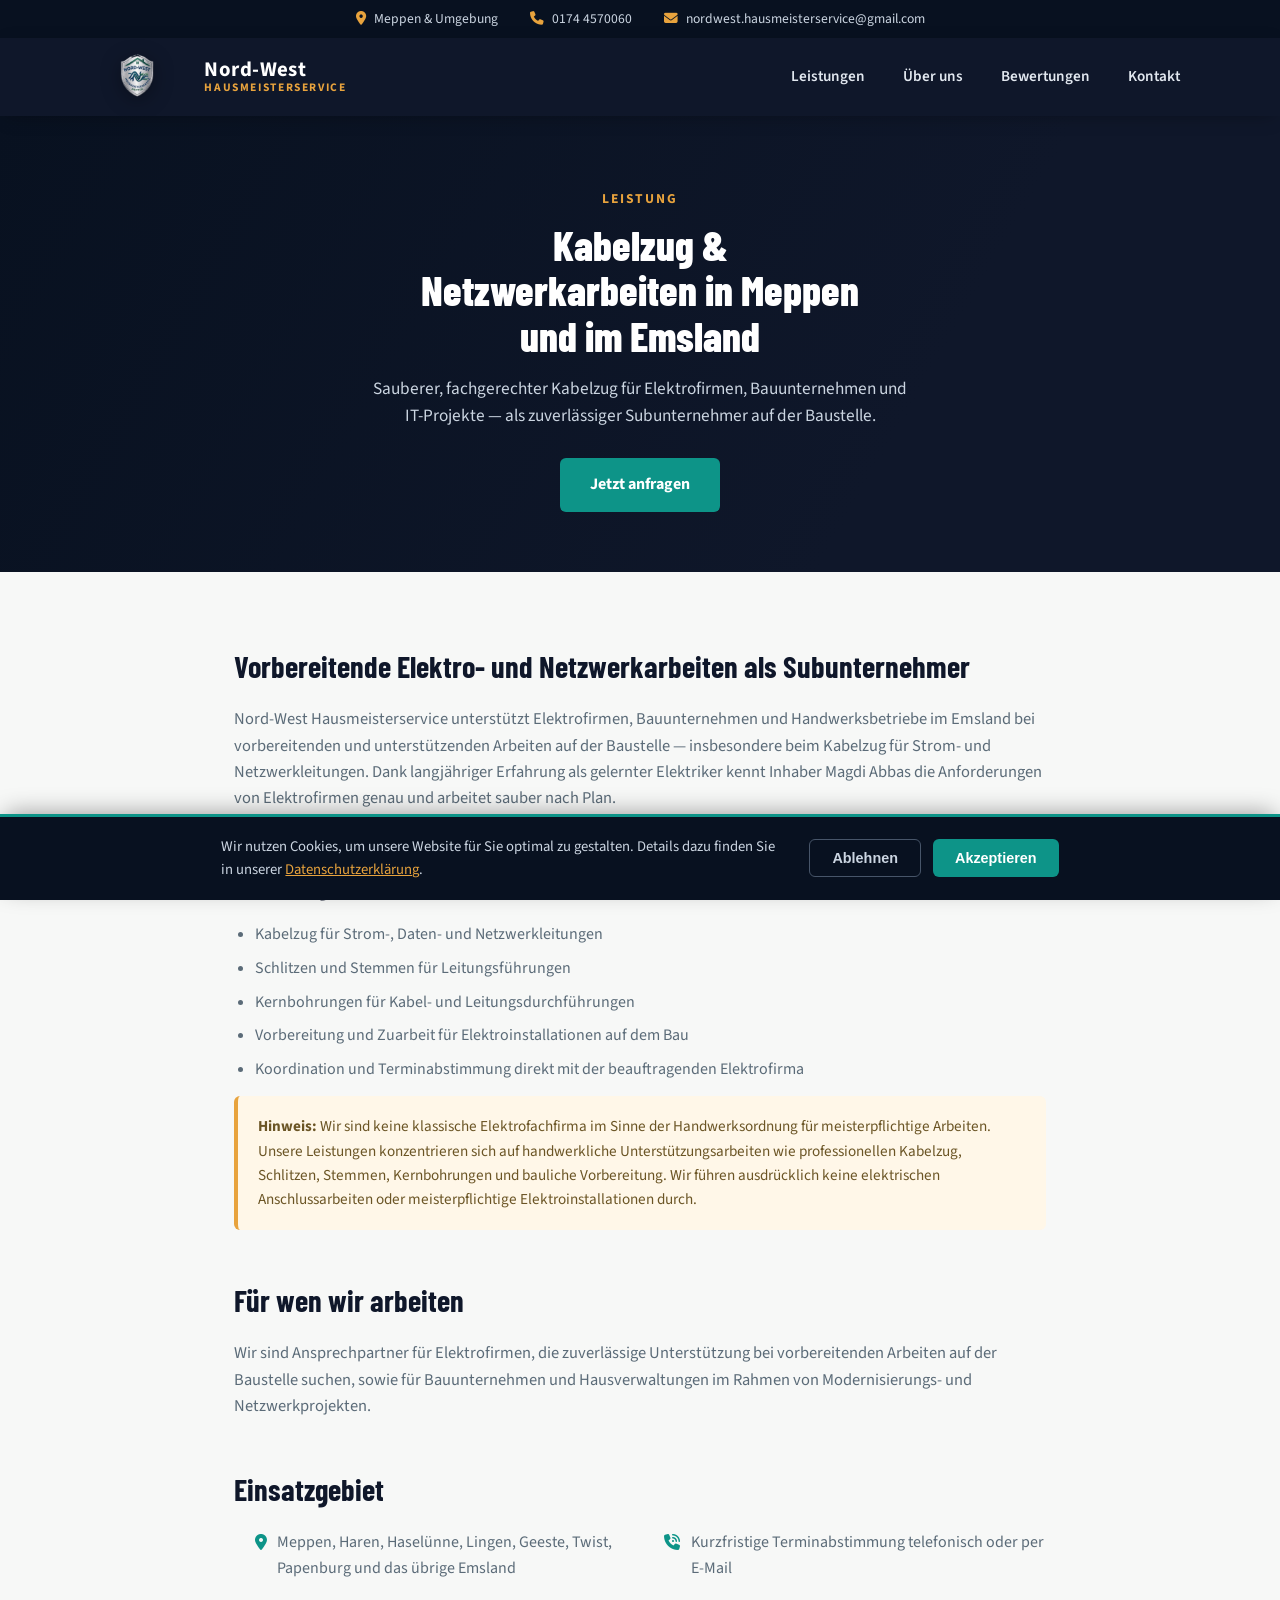
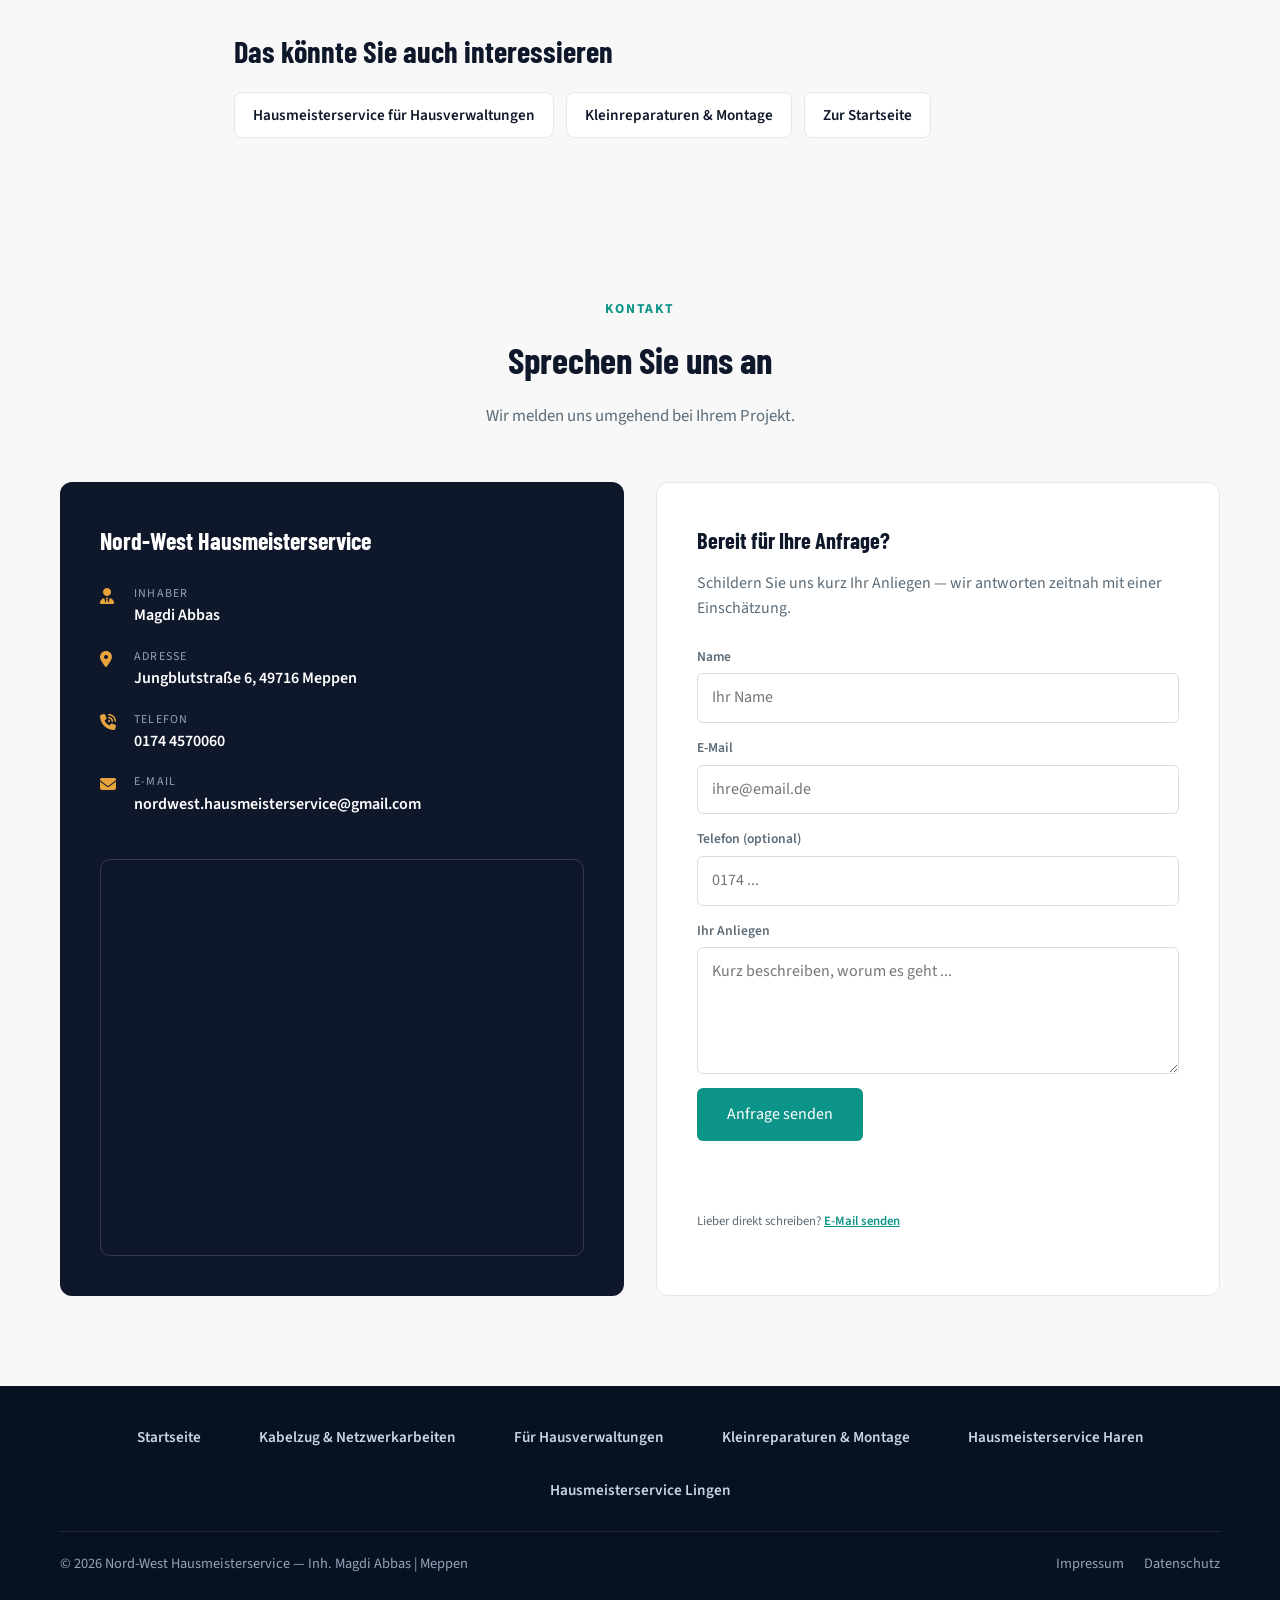
<file: kabelzug-netzwerkarbeiten.html>
<!DOCTYPE html>
<html lang="de">
<head>
<meta charset="UTF-8">
<meta name="viewport" content="width=device-width, initial-scale=1.0">
<title>Kabelzug & Netzwerkarbeiten Meppen | Nord-West</title>
<meta name="description" content="Kabelzug, Schlitzen, Stemmen und Kernbohrungen für Elektrofirmen und Baustellen im Emsland. Zuverlässiger Subunternehmer in Meppen, Haren, Lingen & Umgebung.">
<link rel="canonical" href="https://magdim558-coder.github.io/nordwest-hausmeisterservice-website/kabelzug-netzwerkarbeiten.html">
<meta property="og:type" content="website">
<meta property="og:title" content="Kabelzug & Netzwerkarbeiten Meppen | Nord-West">
<meta property="og:description" content="Kabelzug, Schlitzen, Stemmen und Kernbohrungen für Elektrofirmen und Baustellen im Emsland. Zuverlässiger Subunternehmer in Meppen, Haren, Lingen & Umgebung.">
<meta property="og:image" content="https://magdim558-coder.github.io/nordwest-hausmeisterservice-website/logo.png">
<meta property="og:url" content="https://magdim558-coder.github.io/nordwest-hausmeisterservice-website/kabelzug-netzwerkarbeiten.html">
<meta property="og:locale" content="de_DE">
<link rel="preconnect" href="https://fonts.googleapis.com">
<link rel="preconnect" href="https://fonts.gstatic.com" crossorigin>
<link href="https://fonts.googleapis.com/css2?family=Barlow+Condensed:wght@600;700;800&family=Source+Sans+3:wght@400;500;600;700&display=swap" rel="stylesheet">
<link rel="stylesheet" href="https://cdnjs.cloudflare.com/ajax/libs/font-awesome/6.4.0/css/all.min.css">
<link rel="stylesheet" href="styles.css">
<script type="application/ld+json">
{
  "@context": "https://schema.org",
  "@type": "Service",
  "name": "Kabelzug & Netzwerkarbeiten",
  "serviceType": "Kabelzug & Netzwerkarbeiten",
  "description": "Fachgerechter Kabelzug, Schlitzen, Stemmen und Kernbohrungen als Subunternehmer für Elektrofirmen und im Hochbau, im Emsland.",
  "provider": {
    "@type": "HomeAndConstructionBusiness",
    "name": "Nord-West Hausmeisterservice",
    "telephone": "+49 174 4570060",
    "email": "nordwest.hausmeisterservice@gmail.com",
    "address": {
      "@type": "PostalAddress",
      "streetAddress": "Jungblutstraße 6",
      "postalCode": "49716",
      "addressLocality": "Meppen",
      "addressCountry": "DE"
    }
  },
  "areaServed": [
    { "@type": "City", "name": "Meppen" },
    { "@type": "City", "name": "Haren" },
    { "@type": "City", "name": "Haselünne" },
    { "@type": "City", "name": "Lingen" },
    { "@type": "City", "name": "Geeste" },
    { "@type": "City", "name": "Twist" },
    { "@type": "City", "name": "Papenburg" }
  ],
  "url": "https://magdim558-coder.github.io/nordwest-hausmeisterservice-website/kabelzug-netzwerkarbeiten.html"
}
</script>
</head>
<body>

<div class="util-bar">
  <div class="util-wrap">
    <span><i class="fa-solid fa-location-dot"></i> Meppen &amp; Umgebung</span>
    <span><i class="fa-solid fa-phone"></i> 0174 4570060</span>
    <span><i class="fa-solid fa-envelope"></i> nordwest.hausmeisterservice@gmail.com</span>
  </div>
</div>

<header>
  <div class="nav-wrap">
    <a class="brand" href="index.html">
      <img src="logo.png" alt="Nord-West Hausmeisterservice Logo" width="600" height="327">
      <div class="brand-title">Nord-West<small>Hausmeisterservice</small></div>
    </a>
    <nav>
      <ul>
        <li><a href="index.html#leistungen">Leistungen</a></li>
        <li><a href="index.html#ueber">Über uns</a></li>
        <li><a href="index.html#bewertungen">Bewertungen</a></li>
        <li><a href="#kontakt">Kontakt</a></li>
      </ul>
    </nav>
  </div>
</header>

<div class="page-head">
  <div class="kicker">Leistung</div>
  <h1>Kabelzug &amp; Netzwerkarbeiten in Meppen und im Emsland</h1>
  <p>Sauberer, fachgerechter Kabelzug für Elektrofirmen, Bauunternehmen und IT-Projekte — als zuverlässiger Subunternehmer auf der Baustelle.</p>
  <a class="btn" href="#kontakt">Jetzt anfragen</a>
</div>

<main class="content-wrap">
  <div class="content-block">
    <h2>Vorbereitende Elektro- und Netzwerkarbeiten als Subunternehmer</h2>
    <p>Nord-West Hausmeisterservice unterstützt Elektrofirmen, Bauunternehmen und Handwerksbetriebe im Emsland bei vorbereitenden und unterstützenden Arbeiten auf der Baustelle — insbesondere beim Kabelzug für Strom- und Netzwerkleitungen. Dank langjähriger Erfahrung als gelernter Elektriker kennt Inhaber Magdi Abbas die Anforderungen von Elektrofirmen genau und arbeitet sauber nach Plan.</p>
  </div>

  <div class="content-block">
    <h2>Leistungen im Detail</h2>
    <ul>
      <li>Kabelzug für Strom-, Daten- und Netzwerkleitungen</li>
      <li>Schlitzen und Stemmen für Leitungsführungen</li>
      <li>Kernbohrungen für Kabel- und Leitungsdurchführungen</li>
      <li>Vorbereitung und Zuarbeit für Elektroinstallationen auf dem Bau</li>
      <li>Koordination und Terminabstimmung direkt mit der beauftragenden Elektrofirma</li>
    </ul>
    <div class="note">
      <strong>Hinweis:</strong> Wir sind keine klassische Elektrofachfirma im Sinne der Handwerksordnung für meisterpflichtige Arbeiten. Unsere Leistungen konzentrieren sich auf handwerkliche Unterstützungsarbeiten wie professionellen Kabelzug, Schlitzen, Stemmen, Kernbohrungen und bauliche Vorbereitung. Wir führen ausdrücklich keine elektrischen Anschlussarbeiten oder meisterpflichtige Elektroinstallationen durch.
    </div>
  </div>

  <div class="content-block">
    <h2>Für wen wir arbeiten</h2>
    <p>Wir sind Ansprechpartner für Elektrofirmen, die zuverlässige Unterstützung bei vorbereitenden Arbeiten auf der Baustelle suchen, sowie für Bauunternehmen und Hausverwaltungen im Rahmen von Modernisierungs- und Netzwerkprojekten.</p>
  </div>

  <div class="content-block">
    <h2>Einsatzgebiet</h2>
    <ul class="fact-list">
      <li><i class="fa-solid fa-location-dot"></i> Meppen, Haren, Haselünne, Lingen, Geeste, Twist, Papenburg und das übrige Emsland</li>
      <li><i class="fa-solid fa-phone-volume"></i> Kurzfristige Terminabstimmung telefonisch oder per E-Mail</li>
    </ul>
  </div>

  <div class="content-block">
    <h2>Das könnte Sie auch interessieren</h2>
    <div class="related-pages">
      <a href="hausverwaltungen.html">Hausmeisterservice für Hausverwaltungen</a>
      <a href="kleinreparaturen-montage.html">Kleinreparaturen &amp; Montage</a>
      <a href="index.html">Zur Startseite</a>
    </div>
  </div>
</main>

<section class="contact" id="kontakt">
  <div class="section-wrap">
    <div class="section-head">
      <div class="kicker">Kontakt</div>
      <h2>Sprechen Sie uns an</h2>
      <p>Wir melden uns umgehend bei Ihrem Projekt.</p>
    </div>
    <div class="contact-wrap">
      <div class="contact-card">
        <h3>Nord-West Hausmeisterservice</h3>
        <div class="c-row"><i class="fa-solid fa-user-tie"></i><div><span class="k">Inhaber</span><p>Magdi Abbas</p></div></div>
        <div class="c-row"><i class="fa-solid fa-location-dot"></i><div><span class="k">Adresse</span><p>Jungblutstraße 6, 49716 Meppen</p></div></div>
        <div class="c-row"><i class="fa-solid fa-phone-volume"></i><div><span class="k">Telefon</span><a href="tel:+491744570060">0174 4570060</a></div></div>
        <div class="c-row"><i class="fa-solid fa-envelope"></i><div><span class="k">E-Mail</span><a href="mailto:nordwest.hausmeisterservice@gmail.com">nordwest.hausmeisterservice@gmail.com</a></div></div>

        <div class="contact-map">
          <iframe
            src="https://maps.google.com/maps?q=Jungblutstra%C3%9Fe%206%2C%2049716%20Meppen&z=14&output=embed"
            width="100%" height="100%" style="border:0;" loading="lazy"
            referrerpolicy="no-referrer-when-downgrade"
            title="Standort Nord-West Hausmeisterservice, Meppen"></iframe>
        </div>
      </div>
      <div class="cta-card">
        <h3>Bereit für Ihre Anfrage?</h3>
        <p>Schildern Sie uns kurz Ihr Anliegen — wir antworten zeitnah mit einer Einschätzung.</p>
        <form id="contact-form" name="kontakt" method="POST" action="https://api.web3forms.com/submit">
          <input type="hidden" name="access_key" value="3c5cb083-2e64-4fec-8909-c0f82648032a">
          <input type="hidden" name="subject" value="Neue Anfrage über die Website">
          <p class="hp-field"><label>Nicht ausfüllen: <input type="checkbox" name="botcheck" tabindex="-1" autocomplete="off"></label></p>
          <div class="form-row">
            <label for="cf-name">Name</label>
            <input type="text" id="cf-name" name="name" placeholder="Ihr Name" required>
          </div>
          <div class="form-row">
            <label for="cf-email">E-Mail</label>
            <input type="email" id="cf-email" name="email" placeholder="ihre@email.de" required>
          </div>
          <div class="form-row">
            <label for="cf-phone">Telefon (optional)</label>
            <input type="tel" id="cf-phone" name="phone" placeholder="0174 ...">
          </div>
          <div class="form-row">
            <label for="cf-message">Ihr Anliegen</label>
            <textarea id="cf-message" name="message" rows="4" placeholder="Kurz beschreiben, worum es geht ..." required></textarea>
          </div>
          <button type="submit" class="btn">Anfrage senden</button>
          <p id="cf-status" class="cf-status" aria-live="polite"></p>
        </form>
        <p style="font-size:.8rem;color:var(--ink-soft);margin-top:14px;">
          Lieber direkt schreiben? <a href="mailto:nordwest.hausmeisterservice@gmail.com" style="color:var(--teal);font-weight:600;">E-Mail senden</a>
        </p>
      </div>
    </div>
  </div>
</section>

<footer>
  <div class="footer-wrap">
    <nav class="footer-nav" aria-label="Weitere Seiten">
      <a href="index.html">Startseite</a>
      <a href="kabelzug-netzwerkarbeiten.html">Kabelzug &amp; Netzwerkarbeiten</a>
      <a href="hausverwaltungen.html">Für Hausverwaltungen</a>
      <a href="kleinreparaturen-montage.html">Kleinreparaturen &amp; Montage</a>
      <a href="hausmeisterservice-haren.html">Hausmeisterservice Haren</a>
      <a href="hausmeisterservice-lingen.html">Hausmeisterservice Lingen</a>
    </nav>
    <div class="footer-bottom">
      <div>&copy; 2026 Nord-West Hausmeisterservice — Inh. Magdi Abbas | Meppen</div>
      <div class="footer-links">
        <a href="rechtliches.html#impressum">Impressum</a>
        <a href="rechtliches.html#datenschutz">Datenschutz</a>
      </div>
    </div>
  </div>
</footer>

<div id="cookie-banner">
  <p>Wir nutzen Cookies, um unsere Website für Sie optimal zu gestalten. Details dazu finden Sie in unserer <a href="rechtliches.html#datenschutz">Datenschutzerklärung</a>.</p>
  <div class="cookie-buttons">
    <button id="cookie-decline" class="cookie-btn" onclick="handleCookies('decline')">Ablehnen</button>
    <button id="cookie-accept" class="cookie-btn" onclick="handleCookies('accept')">Akzeptieren</button>
  </div>
</div>

<script>
  function checkCookieConsent(){
    if(localStorage.getItem('cookieConsent')){
      document.getElementById('cookie-banner').style.display = 'none';
    }
  }
  function handleCookies(choice){
    localStorage.setItem('cookieConsent', choice);
    document.getElementById('cookie-banner').style.display = 'none';
  }
  window.onload = checkCookieConsent;

  (function(){
    var form = document.getElementById('contact-form');
    if(!form) return;
    var btn = form.querySelector('button[type="submit"]');
    var btnLabel = btn.textContent;
    var status = document.getElementById('cf-status');

    function mailtoLink(){
      var name = form.elements['name'].value;
      var email = form.elements['email'].value;
      var phone = form.elements['phone'].value;
      var message = form.elements['message'].value;
      var subject = 'Anfrage über die Website' + (name ? ' – ' + name : '');
      var body = 'Name: ' + name + '\n' +
                 'E-Mail: ' + email + '\n' +
                 'Telefon: ' + (phone || '-') + '\n\n' +
                 'Anliegen:\n' + message;
      return 'mailto:nordwest.hausmeisterservice@gmail.com' +
             '?subject=' + encodeURIComponent(subject) +
             '&body=' + encodeURIComponent(body);
    }

    form.addEventListener('submit', function(e){
      e.preventDefault();
      if(btn.disabled) return;
      btn.disabled = true;
      btn.textContent = 'Wird gesendet …';
      status.textContent = '';
      status.className = 'cf-status';

      fetch('https://api.web3forms.com/submit', {
        method: 'POST',
        headers: {'Accept': 'application/json'},
        body: new FormData(form)
      }).then(function(res){
        return res.json().catch(function(){ return {}; });
      }).then(function(json){
        if(json.success !== true) throw new Error(json.message || 'send failed');
        status.textContent = 'Danke! Ihre Anfrage wurde gesendet — wir melden uns zeitnah.';
        status.className = 'cf-status ok';
        form.reset();
      }).catch(function(){
        status.className = 'cf-status err';
        status.textContent = 'Da ist leider etwas schiefgelaufen. Bitte senden Sie uns Ihre Anfrage direkt per E-Mail: ';
        var link = document.createElement('a');
        link.href = mailtoLink();
        link.textContent = 'E-Mail mit Ihren Angaben öffnen';
        link.style.color = 'inherit';
        link.style.textDecoration = 'underline';
        status.appendChild(link);
      }).then(function(){
        btn.disabled = false;
        btn.textContent = btnLabel;
      });
    });
  })();
</script>

</body>
</html>
</file>
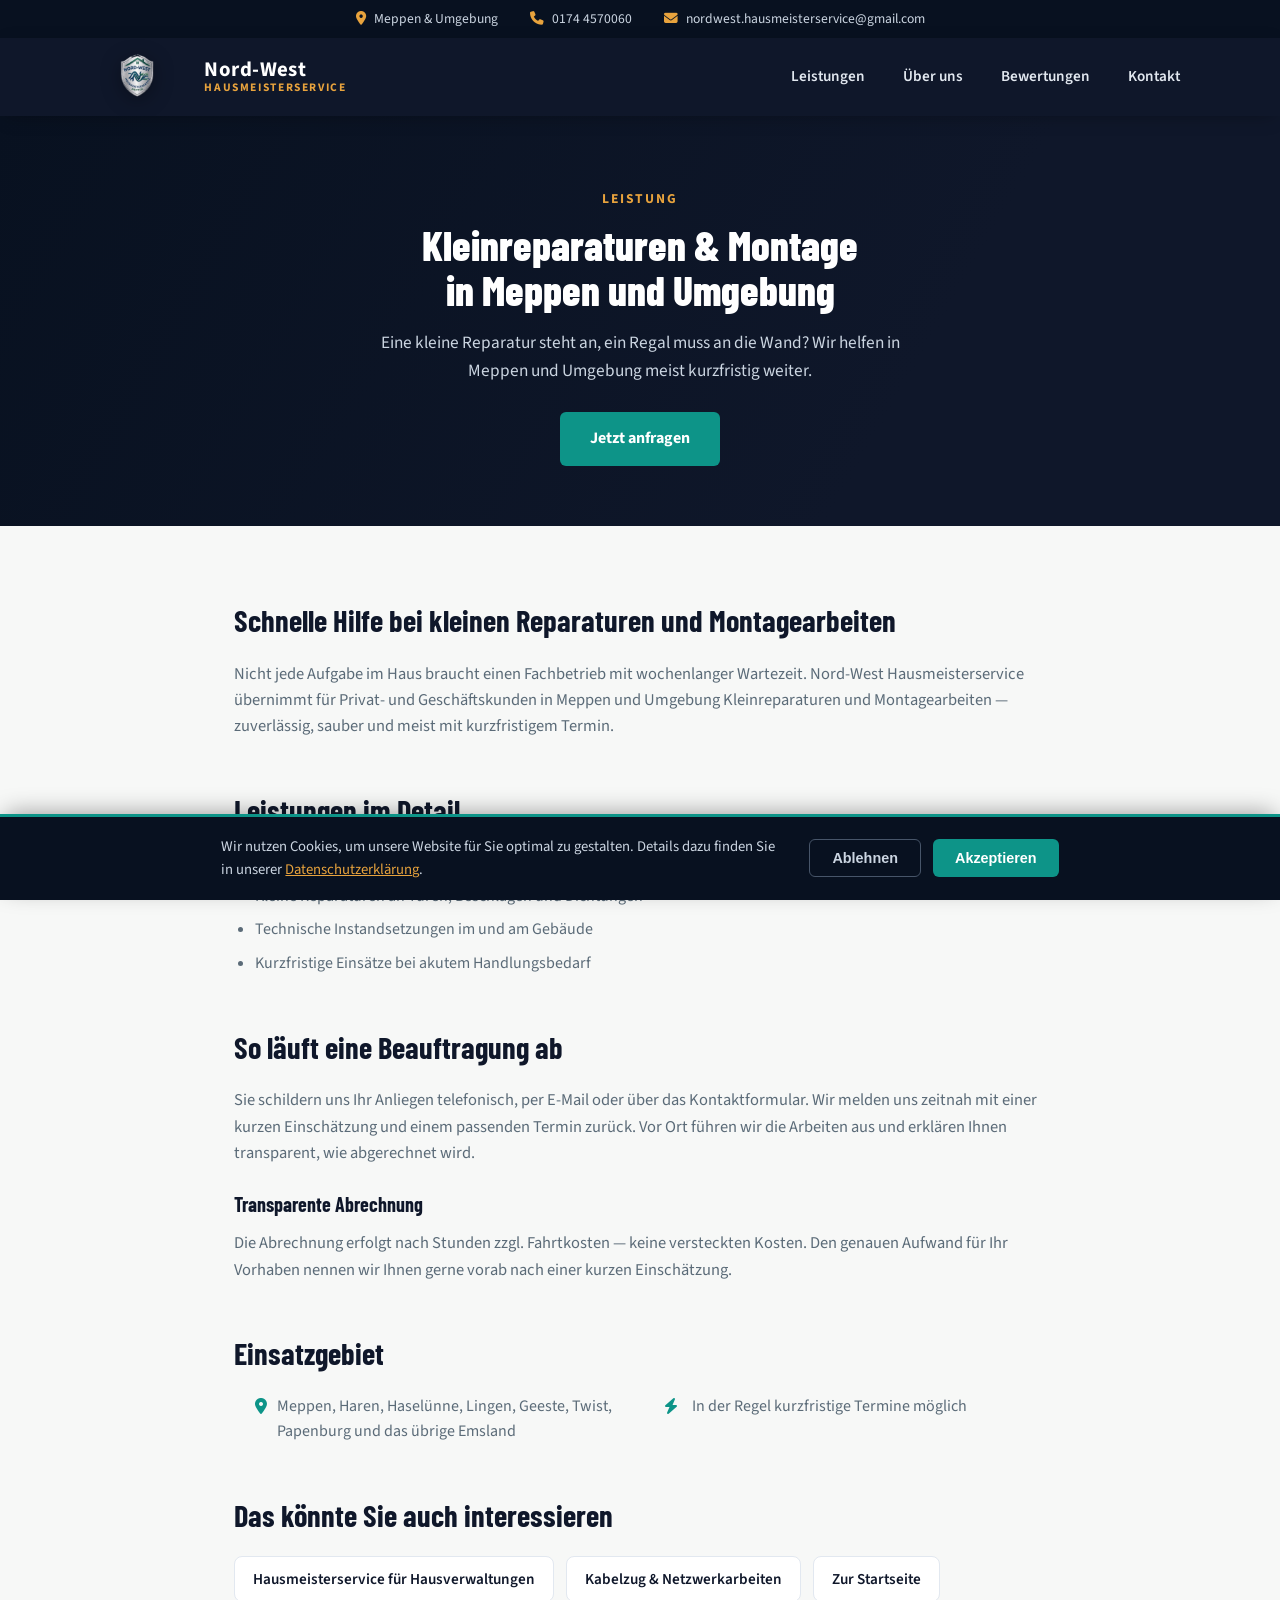
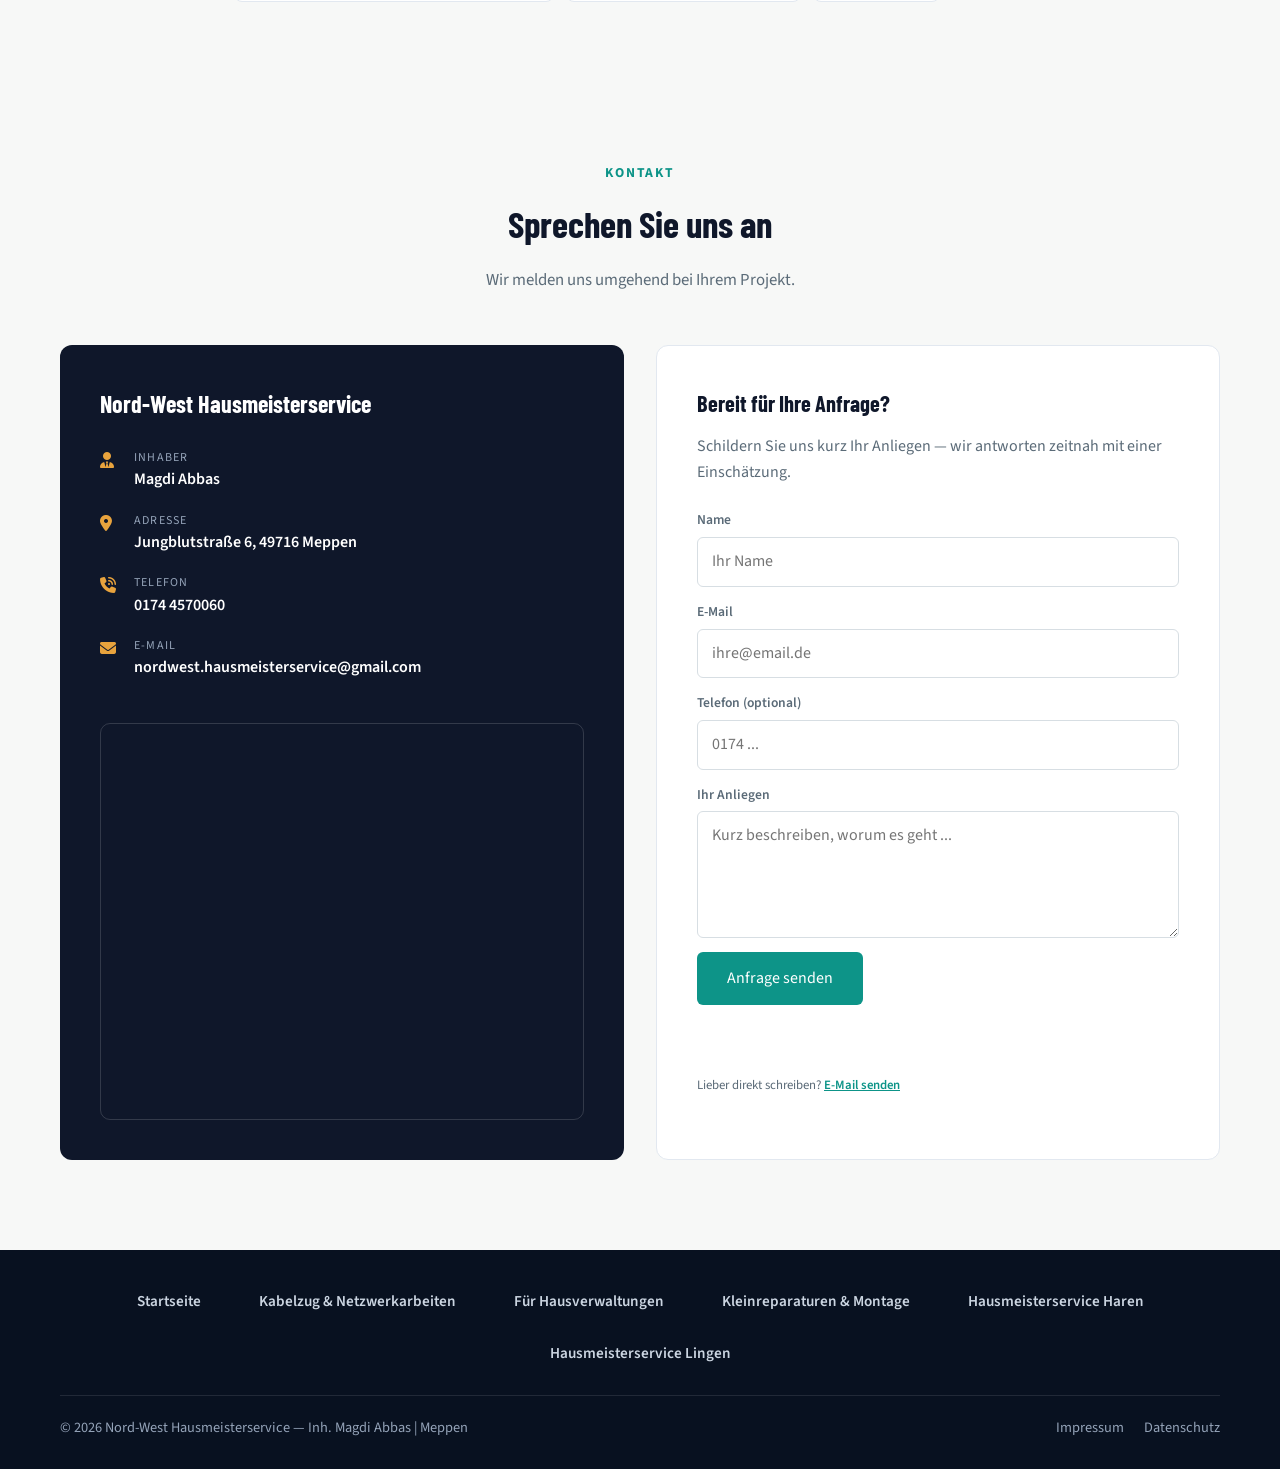
<file: kleinreparaturen-montage.html>
<!DOCTYPE html>
<html lang="de">
<head>
<meta charset="UTF-8">
<meta name="viewport" content="width=device-width, initial-scale=1.0">
<title>Kleinreparaturen & Montage Meppen | Nord-West</title>
<meta name="description" content="Möbelmontage, Regale, Halterungen und kleine Reparaturen in Meppen & Umgebung. Kurzfristige Termine, transparente Abrechnung nach Stunden. Jetzt anfragen.">
<link rel="canonical" href="https://magdim558-coder.github.io/nordwest-hausmeisterservice-website/kleinreparaturen-montage.html">
<meta property="og:type" content="website">
<meta property="og:title" content="Kleinreparaturen & Montage Meppen | Nord-West">
<meta property="og:description" content="Möbelmontage, Regale, Halterungen und kleine Reparaturen in Meppen & Umgebung. Kurzfristige Termine, transparente Abrechnung nach Stunden. Jetzt anfragen.">
<meta property="og:image" content="https://magdim558-coder.github.io/nordwest-hausmeisterservice-website/logo.png">
<meta property="og:url" content="https://magdim558-coder.github.io/nordwest-hausmeisterservice-website/kleinreparaturen-montage.html">
<meta property="og:locale" content="de_DE">
<link rel="preconnect" href="https://fonts.googleapis.com">
<link rel="preconnect" href="https://fonts.gstatic.com" crossorigin>
<link href="https://fonts.googleapis.com/css2?family=Barlow+Condensed:wght@600;700;800&family=Source+Sans+3:wght@400;500;600;700&display=swap" rel="stylesheet">
<link rel="stylesheet" href="https://cdnjs.cloudflare.com/ajax/libs/font-awesome/6.4.0/css/all.min.css">
<link rel="stylesheet" href="styles.css">
<script type="application/ld+json">
{
  "@context": "https://schema.org",
  "@type": "Service",
  "name": "Kleinreparaturen & Montage",
  "serviceType": "Kleinreparaturen & Montage",
  "description": "Schnelle und verlässliche Kleinreparaturen und Montagearbeiten im und am Gebäude für Privat- und Geschäftskunden in Meppen und Umgebung.",
  "provider": {
    "@type": "HomeAndConstructionBusiness",
    "name": "Nord-West Hausmeisterservice",
    "telephone": "+49 174 4570060",
    "email": "nordwest.hausmeisterservice@gmail.com",
    "address": {
      "@type": "PostalAddress",
      "streetAddress": "Jungblutstraße 6",
      "postalCode": "49716",
      "addressLocality": "Meppen",
      "addressCountry": "DE"
    }
  },
  "areaServed": [
    { "@type": "City", "name": "Meppen" },
    { "@type": "City", "name": "Haren" },
    { "@type": "City", "name": "Haselünne" },
    { "@type": "City", "name": "Lingen" },
    { "@type": "City", "name": "Geeste" },
    { "@type": "City", "name": "Twist" },
    { "@type": "City", "name": "Papenburg" }
  ],
  "url": "https://magdim558-coder.github.io/nordwest-hausmeisterservice-website/kleinreparaturen-montage.html"
}
</script>
</head>
<body>

<div class="util-bar">
  <div class="util-wrap">
    <span><i class="fa-solid fa-location-dot"></i> Meppen &amp; Umgebung</span>
    <span><i class="fa-solid fa-phone"></i> 0174 4570060</span>
    <span><i class="fa-solid fa-envelope"></i> nordwest.hausmeisterservice@gmail.com</span>
  </div>
</div>

<header>
  <div class="nav-wrap">
    <a class="brand" href="index.html">
      <img src="logo.png" alt="Nord-West Hausmeisterservice Logo" width="600" height="327">
      <div class="brand-title">Nord-West<small>Hausmeisterservice</small></div>
    </a>
    <nav>
      <ul>
        <li><a href="index.html#leistungen">Leistungen</a></li>
        <li><a href="index.html#ueber">Über uns</a></li>
        <li><a href="index.html#bewertungen">Bewertungen</a></li>
        <li><a href="#kontakt">Kontakt</a></li>
      </ul>
    </nav>
  </div>
</header>

<div class="page-head">
  <div class="kicker">Leistung</div>
  <h1>Kleinreparaturen &amp; Montage in Meppen und Umgebung</h1>
  <p>Eine kleine Reparatur steht an, ein Regal muss an die Wand? Wir helfen in Meppen und Umgebung meist kurzfristig weiter.</p>
  <a class="btn" href="#kontakt">Jetzt anfragen</a>
</div>

<main class="content-wrap">
  <div class="content-block">
    <h2>Schnelle Hilfe bei kleinen Reparaturen und Montagearbeiten</h2>
    <p>Nicht jede Aufgabe im Haus braucht einen Fachbetrieb mit wochenlanger Wartezeit. Nord-West Hausmeisterservice übernimmt für Privat- und Geschäftskunden in Meppen und Umgebung Kleinreparaturen und Montagearbeiten — zuverlässig, sauber und meist mit kurzfristigem Termin.</p>
  </div>

  <div class="content-block">
    <h2>Leistungen im Detail</h2>
    <ul>
      <li>Montage von Möbeln, Regalen und Halterungen (z. B. für TV, Spiegel, Lampen)</li>
      <li>Kleine Reparaturen an Türen, Beschlägen und Dichtungen</li>
      <li>Technische Instandsetzungen im und am Gebäude</li>
      <li>Kurzfristige Einsätze bei akutem Handlungsbedarf</li>
    </ul>
  </div>

  <div class="content-block">
    <h2>So läuft eine Beauftragung ab</h2>
    <p>Sie schildern uns Ihr Anliegen telefonisch, per E-Mail oder über das Kontaktformular. Wir melden uns zeitnah mit einer kurzen Einschätzung und einem passenden Termin zurück. Vor Ort führen wir die Arbeiten aus und erklären Ihnen transparent, wie abgerechnet wird.</p>
    <h3>Transparente Abrechnung</h3>
    <p>Die Abrechnung erfolgt nach Stunden zzgl. Fahrtkosten — keine versteckten Kosten. Den genauen Aufwand für Ihr Vorhaben nennen wir Ihnen gerne vorab nach einer kurzen Einschätzung.</p>
  </div>

  <div class="content-block">
    <h2>Einsatzgebiet</h2>
    <ul class="fact-list">
      <li><i class="fa-solid fa-location-dot"></i> Meppen, Haren, Haselünne, Lingen, Geeste, Twist, Papenburg und das übrige Emsland</li>
      <li><i class="fa-solid fa-bolt"></i> In der Regel kurzfristige Termine möglich</li>
    </ul>
  </div>

  <div class="content-block">
    <h2>Das könnte Sie auch interessieren</h2>
    <div class="related-pages">
      <a href="hausverwaltungen.html">Hausmeisterservice für Hausverwaltungen</a>
      <a href="kabelzug-netzwerkarbeiten.html">Kabelzug &amp; Netzwerkarbeiten</a>
      <a href="index.html">Zur Startseite</a>
    </div>
  </div>
</main>

<section class="contact" id="kontakt">
  <div class="section-wrap">
    <div class="section-head">
      <div class="kicker">Kontakt</div>
      <h2>Sprechen Sie uns an</h2>
      <p>Wir melden uns umgehend bei Ihrem Projekt.</p>
    </div>
    <div class="contact-wrap">
      <div class="contact-card">
        <h3>Nord-West Hausmeisterservice</h3>
        <div class="c-row"><i class="fa-solid fa-user-tie"></i><div><span class="k">Inhaber</span><p>Magdi Abbas</p></div></div>
        <div class="c-row"><i class="fa-solid fa-location-dot"></i><div><span class="k">Adresse</span><p>Jungblutstraße 6, 49716 Meppen</p></div></div>
        <div class="c-row"><i class="fa-solid fa-phone-volume"></i><div><span class="k">Telefon</span><a href="tel:+491744570060">0174 4570060</a></div></div>
        <div class="c-row"><i class="fa-solid fa-envelope"></i><div><span class="k">E-Mail</span><a href="mailto:nordwest.hausmeisterservice@gmail.com">nordwest.hausmeisterservice@gmail.com</a></div></div>

        <div class="contact-map">
          <iframe
            src="https://maps.google.com/maps?q=Jungblutstra%C3%9Fe%206%2C%2049716%20Meppen&z=14&output=embed"
            width="100%" height="100%" style="border:0;" loading="lazy"
            referrerpolicy="no-referrer-when-downgrade"
            title="Standort Nord-West Hausmeisterservice, Meppen"></iframe>
        </div>
      </div>
      <div class="cta-card">
        <h3>Bereit für Ihre Anfrage?</h3>
        <p>Schildern Sie uns kurz Ihr Anliegen — wir antworten zeitnah mit einer Einschätzung.</p>
        <form id="contact-form" name="kontakt" method="POST" action="https://api.web3forms.com/submit">
          <input type="hidden" name="access_key" value="3c5cb083-2e64-4fec-8909-c0f82648032a">
          <input type="hidden" name="subject" value="Neue Anfrage über die Website">
          <p class="hp-field"><label>Nicht ausfüllen: <input type="checkbox" name="botcheck" tabindex="-1" autocomplete="off"></label></p>
          <div class="form-row">
            <label for="cf-name">Name</label>
            <input type="text" id="cf-name" name="name" placeholder="Ihr Name" required>
          </div>
          <div class="form-row">
            <label for="cf-email">E-Mail</label>
            <input type="email" id="cf-email" name="email" placeholder="ihre@email.de" required>
          </div>
          <div class="form-row">
            <label for="cf-phone">Telefon (optional)</label>
            <input type="tel" id="cf-phone" name="phone" placeholder="0174 ...">
          </div>
          <div class="form-row">
            <label for="cf-message">Ihr Anliegen</label>
            <textarea id="cf-message" name="message" rows="4" placeholder="Kurz beschreiben, worum es geht ..." required></textarea>
          </div>
          <button type="submit" class="btn">Anfrage senden</button>
          <p id="cf-status" class="cf-status" aria-live="polite"></p>
        </form>
        <p style="font-size:.8rem;color:var(--ink-soft);margin-top:14px;">
          Lieber direkt schreiben? <a href="mailto:nordwest.hausmeisterservice@gmail.com" style="color:var(--teal);font-weight:600;">E-Mail senden</a>
        </p>
      </div>
    </div>
  </div>
</section>

<footer>
  <div class="footer-wrap">
    <nav class="footer-nav" aria-label="Weitere Seiten">
      <a href="index.html">Startseite</a>
      <a href="kabelzug-netzwerkarbeiten.html">Kabelzug &amp; Netzwerkarbeiten</a>
      <a href="hausverwaltungen.html">Für Hausverwaltungen</a>
      <a href="kleinreparaturen-montage.html">Kleinreparaturen &amp; Montage</a>
      <a href="hausmeisterservice-haren.html">Hausmeisterservice Haren</a>
      <a href="hausmeisterservice-lingen.html">Hausmeisterservice Lingen</a>
    </nav>
    <div class="footer-bottom">
      <div>&copy; 2026 Nord-West Hausmeisterservice — Inh. Magdi Abbas | Meppen</div>
      <div class="footer-links">
        <a href="rechtliches.html#impressum">Impressum</a>
        <a href="rechtliches.html#datenschutz">Datenschutz</a>
      </div>
    </div>
  </div>
</footer>

<div id="cookie-banner">
  <p>Wir nutzen Cookies, um unsere Website für Sie optimal zu gestalten. Details dazu finden Sie in unserer <a href="rechtliches.html#datenschutz">Datenschutzerklärung</a>.</p>
  <div class="cookie-buttons">
    <button id="cookie-decline" class="cookie-btn" onclick="handleCookies('decline')">Ablehnen</button>
    <button id="cookie-accept" class="cookie-btn" onclick="handleCookies('accept')">Akzeptieren</button>
  </div>
</div>

<script>
  function checkCookieConsent(){
    if(localStorage.getItem('cookieConsent')){
      document.getElementById('cookie-banner').style.display = 'none';
    }
  }
  function handleCookies(choice){
    localStorage.setItem('cookieConsent', choice);
    document.getElementById('cookie-banner').style.display = 'none';
  }
  window.onload = checkCookieConsent;

  (function(){
    var form = document.getElementById('contact-form');
    if(!form) return;
    var btn = form.querySelector('button[type="submit"]');
    var btnLabel = btn.textContent;
    var status = document.getElementById('cf-status');

    function mailtoLink(){
      var name = form.elements['name'].value;
      var email = form.elements['email'].value;
      var phone = form.elements['phone'].value;
      var message = form.elements['message'].value;
      var subject = 'Anfrage über die Website' + (name ? ' – ' + name : '');
      var body = 'Name: ' + name + '\n' +
                 'E-Mail: ' + email + '\n' +
                 'Telefon: ' + (phone || '-') + '\n\n' +
                 'Anliegen:\n' + message;
      return 'mailto:nordwest.hausmeisterservice@gmail.com' +
             '?subject=' + encodeURIComponent(subject) +
             '&body=' + encodeURIComponent(body);
    }

    form.addEventListener('submit', function(e){
      e.preventDefault();
      if(btn.disabled) return;
      btn.disabled = true;
      btn.textContent = 'Wird gesendet …';
      status.textContent = '';
      status.className = 'cf-status';

      fetch('https://api.web3forms.com/submit', {
        method: 'POST',
        headers: {'Accept': 'application/json'},
        body: new FormData(form)
      }).then(function(res){
        return res.json().catch(function(){ return {}; });
      }).then(function(json){
        if(json.success !== true) throw new Error(json.message || 'send failed');
        status.textContent = 'Danke! Ihre Anfrage wurde gesendet — wir melden uns zeitnah.';
        status.className = 'cf-status ok';
        form.reset();
      }).catch(function(){
        status.className = 'cf-status err';
        status.textContent = 'Da ist leider etwas schiefgelaufen. Bitte senden Sie uns Ihre Anfrage direkt per E-Mail: ';
        var link = document.createElement('a');
        link.href = mailtoLink();
        link.textContent = 'E-Mail mit Ihren Angaben öffnen';
        link.style.color = 'inherit';
        link.style.textDecoration = 'underline';
        status.appendChild(link);
      }).then(function(){
        btn.disabled = false;
        btn.textContent = btnLabel;
      });
    });
  })();
</script>

</body>
</html>
</file>
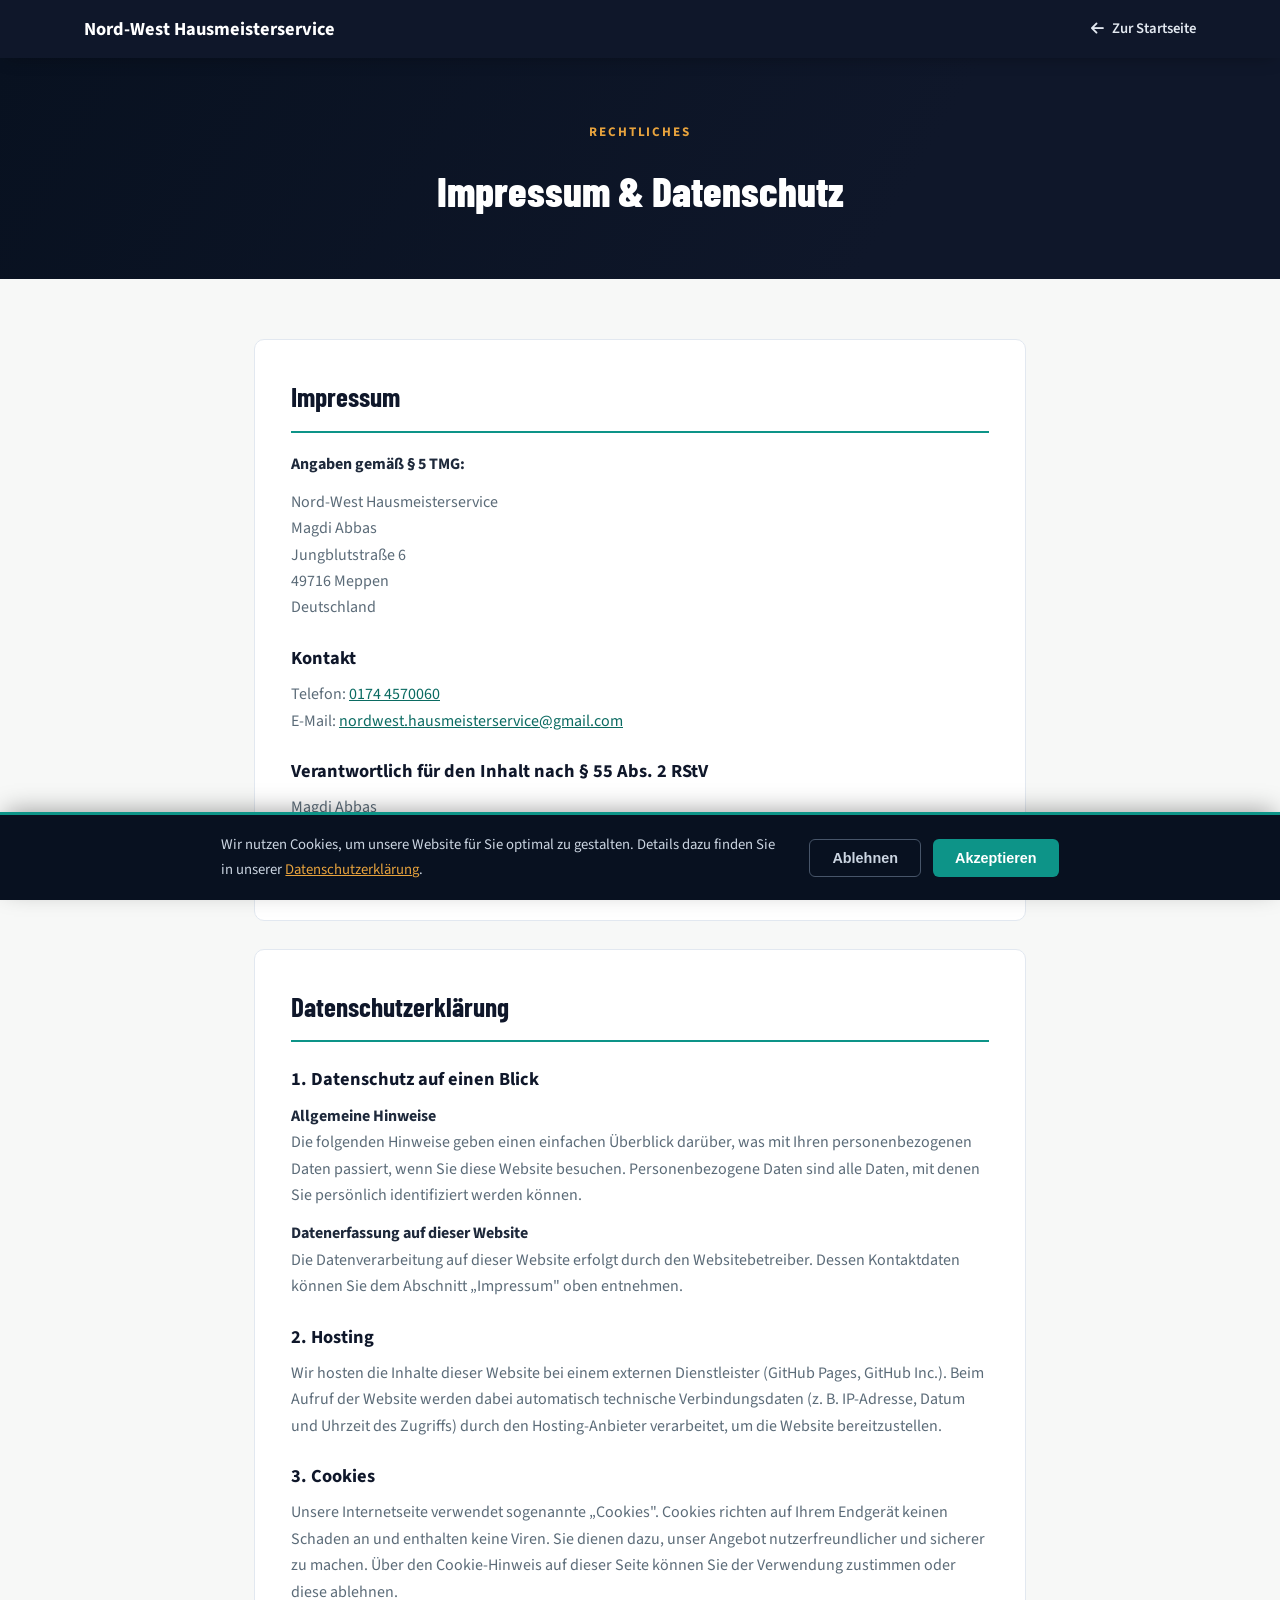
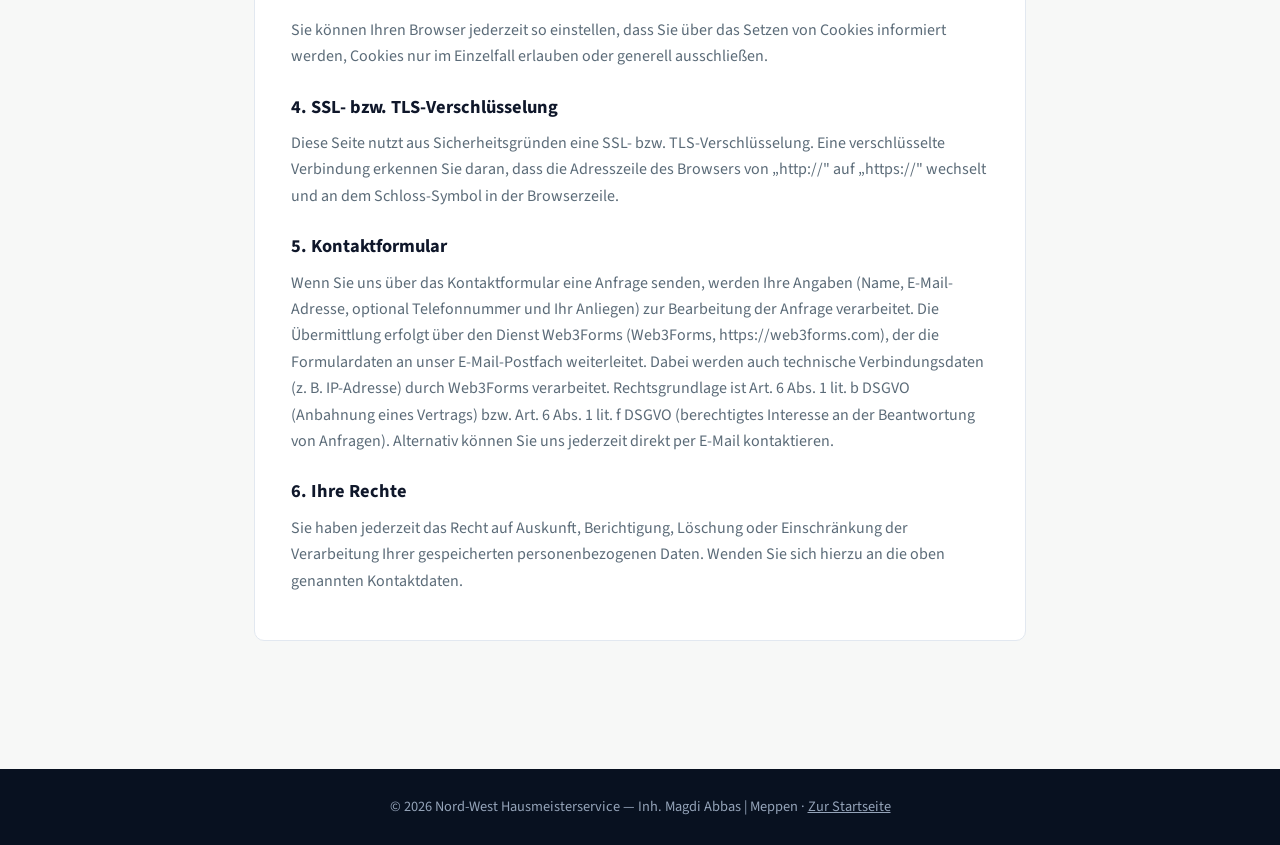
<file: rechtliches.html>
<!DOCTYPE html>
<html lang="de">
<head>
<meta charset="UTF-8">
<meta name="viewport" content="width=device-width, initial-scale=1.0">
<title>Impressum &amp; Datenschutz - Nord-West Hausmeisterservice</title>
<link rel="preconnect" href="https://fonts.googleapis.com">
<link rel="preconnect" href="https://fonts.gstatic.com" crossorigin>
<link href="https://fonts.googleapis.com/css2?family=Barlow+Condensed:wght@600;700;800&family=Source+Sans+3:wght@400;500;600;700&display=swap" rel="stylesheet">
<link rel="stylesheet" href="https://cdnjs.cloudflare.com/ajax/libs/font-awesome/6.4.0/css/all.min.css">
<style>
  :root{
    --navy:#0f172a; --navy-deep:#081120; --teal:#0d9488; --teal-dark:#0b6b62;
    --amber:#e8a33d; --bg:#f7f8f7; --ink:#1e293b; --ink-soft:#5b6b78;
  }
  *{box-sizing:border-box;margin:0;padding:0;}
  body{font-family:'Source Sans 3', sans-serif;color:var(--ink);background:var(--bg);line-height:1.65;}
  h1,h2{font-family:'Barlow Condensed', sans-serif;}
  a{color:var(--teal-dark);}

  header{background:var(--navy);position:sticky;top:0;z-index:100;box-shadow:0 4px 18px -6px rgba(0,0,0,.35);}
  .nav-wrap{max-width:1160px;margin:0 auto;padding:14px 24px;display:flex;align-items:center;justify-content:space-between;gap:20px;}
  .brand{display:flex;align-items:center;gap:12px;text-decoration:none;color:#fff;font-weight:700;font-size:1.15rem;}
  .back-link{color:#e2e8f0;text-decoration:none;font-weight:600;font-size:.92rem;display:flex;align-items:center;gap:8px;}
  .back-link:hover{color:var(--amber);}

  .page-head{
    background:linear-gradient(120deg, var(--navy-deep), var(--navy) 70%);
    color:#fff;padding:64px 24px 54px;text-align:center;
  }
  .page-head .kicker{color:var(--amber);font-weight:700;letter-spacing:.14em;text-transform:uppercase;font-size:.82rem;margin-bottom:12px;}
  .page-head h1{font-size:2.6rem;font-weight:800;border:none;}

  main{max-width:820px;margin:0 auto;padding:60px 24px 100px;}
  .section{background:#fff;border:1px solid #e2e8f0;border-radius:10px;padding:34px 36px;margin-bottom:28px;}
  .section h2.title{font-size:1.7rem;color:var(--navy);font-weight:700;margin-bottom:18px;padding-bottom:12px;border-bottom:2px solid var(--teal);}
  .section h3{font-size:1.15rem;color:var(--navy);font-weight:700;margin:22px 0 8px;}
  .section p{color:var(--ink-soft);margin-bottom:12px;}
  .section p strong{color:var(--ink);}

  footer{background:var(--navy-deep);color:#94a3b8;padding:26px 24px;text-align:center;font-size:.9rem;}
  footer a{color:#94a3b8;}

  /* ---- cookie banner ---- */
  #cookie-banner{
    position:fixed;bottom:0;left:0;width:100%;
    background:var(--navy-deep);color:#fff;
    padding:18px 24px;box-sizing:border-box;
    display:flex;justify-content:center;align-items:center;gap:28px;flex-wrap:wrap;
    box-shadow:0 -6px 24px -6px rgba(0,0,0,.4);
    border-top:3px solid var(--teal);
    z-index:9999;
  }
  #cookie-banner p{margin:0;font-size:.92rem;max-width:560px;color:#cbd5e1;}
  #cookie-banner p a{color:var(--amber);}
  .cookie-buttons{display:flex;gap:12px;flex-shrink:0;}
  .cookie-btn{padding:10px 22px;border:none;border-radius:6px;cursor:pointer;font-weight:700;font-size:.9rem;transition:background .15s ease;}
  #cookie-accept{background:var(--teal);color:#fff;}
  #cookie-accept:hover{background:var(--teal-dark);}
  #cookie-decline{background:transparent;color:#cbd5e1;border:1px solid #475569;}
  #cookie-decline:hover{background:rgba(255,255,255,.08);}
</style>
</head>
<body>

<header>
  <div class="nav-wrap">
    <a class="brand" href="index.html">Nord-West Hausmeisterservice</a>
    <a class="back-link" href="index.html"><i class="fa-solid fa-arrow-left"></i> Zur Startseite</a>
  </div>
</header>

<div class="page-head">
  <div class="kicker">Rechtliches</div>
  <h1>Impressum &amp; Datenschutz</h1>
</div>

<main>
  <div class="section" id="impressum">
    <h2 class="title">Impressum</h2>
    <p><strong>Angaben gemäß § 5 TMG:</strong></p>
    <p>
      Nord-West Hausmeisterservice<br>
      Magdi Abbas<br>
      Jungblutstraße 6<br>
      49716 Meppen<br>
      Deutschland
    </p>
    <h3>Kontakt</h3>
    <p>
      Telefon: <a href="tel:+491744570060">0174 4570060</a><br>
      E-Mail: <a href="mailto:nordwest.hausmeisterservice@gmail.com">nordwest.hausmeisterservice@gmail.com</a>
    </p>
    <h3>Verantwortlich für den Inhalt nach § 55 Abs. 2 RStV</h3>
    <p>
      Magdi Abbas<br>
      Jungblutstraße 6<br>
      49716 Meppen
    </p>
  </div>

  <div class="section" id="datenschutz">
    <h2 class="title">Datenschutzerklärung</h2>

    <h3>1. Datenschutz auf einen Blick</h3>
    <p><strong>Allgemeine Hinweise</strong><br>
    Die folgenden Hinweise geben einen einfachen Überblick darüber, was mit Ihren personenbezogenen Daten passiert, wenn Sie diese Website besuchen. Personenbezogene Daten sind alle Daten, mit denen Sie persönlich identifiziert werden können.</p>
    <p><strong>Datenerfassung auf dieser Website</strong><br>
    Die Datenverarbeitung auf dieser Website erfolgt durch den Websitebetreiber. Dessen Kontaktdaten können Sie dem Abschnitt „Impressum" oben entnehmen.</p>

    <h3>2. Hosting</h3>
    <p>Wir hosten die Inhalte dieser Website bei einem externen Dienstleister (GitHub Pages, GitHub Inc.). Beim Aufruf der Website werden dabei automatisch technische Verbindungsdaten (z.&nbsp;B. IP-Adresse, Datum und Uhrzeit des Zugriffs) durch den Hosting-Anbieter verarbeitet, um die Website bereitzustellen.</p>

    <h3>3. Cookies</h3>
    <p>Unsere Internetseite verwendet sogenannte „Cookies". Cookies richten auf Ihrem Endgerät keinen Schaden an und enthalten keine Viren. Sie dienen dazu, unser Angebot nutzerfreundlicher und sicherer zu machen. Über den Cookie-Hinweis auf dieser Seite können Sie der Verwendung zustimmen oder diese ablehnen.</p>
    <p>Sie können Ihren Browser jederzeit so einstellen, dass Sie über das Setzen von Cookies informiert werden, Cookies nur im Einzelfall erlauben oder generell ausschließen.</p>

    <h3>4. SSL- bzw. TLS-Verschlüsselung</h3>
    <p>Diese Seite nutzt aus Sicherheitsgründen eine SSL- bzw. TLS-Verschlüsselung. Eine verschlüsselte Verbindung erkennen Sie daran, dass die Adresszeile des Browsers von „http://" auf „https://" wechselt und an dem Schloss-Symbol in der Browserzeile.</p>

    <h3>5. Kontaktformular</h3>
    <p>Wenn Sie uns über das Kontaktformular eine Anfrage senden, werden Ihre Angaben (Name, E-Mail-Adresse, optional Telefonnummer und Ihr Anliegen) zur Bearbeitung der Anfrage verarbeitet. Die Übermittlung erfolgt über den Dienst Web3Forms (Web3Forms, https://web3forms.com), der die Formulardaten an unser E-Mail-Postfach weiterleitet. Dabei werden auch technische Verbindungsdaten (z.&nbsp;B. IP-Adresse) durch Web3Forms verarbeitet. Rechtsgrundlage ist Art.&nbsp;6 Abs.&nbsp;1 lit.&nbsp;b DSGVO (Anbahnung eines Vertrags) bzw. Art.&nbsp;6 Abs.&nbsp;1 lit.&nbsp;f DSGVO (berechtigtes Interesse an der Beantwortung von Anfragen). Alternativ können Sie uns jederzeit direkt per E-Mail kontaktieren.</p>

    <h3>6. Ihre Rechte</h3>
    <p>Sie haben jederzeit das Recht auf Auskunft, Berichtigung, Löschung oder Einschränkung der Verarbeitung Ihrer gespeicherten personenbezogenen Daten. Wenden Sie sich hierzu an die oben genannten Kontaktdaten.</p>
  </div>
</main>

<footer>
  &copy; 2026 Nord-West Hausmeisterservice — Inh. Magdi Abbas | Meppen ·
  <a href="index.html">Zur Startseite</a>
</footer>

<div id="cookie-banner">
  <p>Wir nutzen Cookies, um unsere Website für Sie optimal zu gestalten. Details dazu finden Sie in unserer <a href="#datenschutz">Datenschutzerklärung</a>.</p>
  <div class="cookie-buttons">
    <button id="cookie-decline" class="cookie-btn" onclick="handleCookies('decline')">Ablehnen</button>
    <button id="cookie-accept" class="cookie-btn" onclick="handleCookies('accept')">Akzeptieren</button>
  </div>
</div>

<script>
  function checkCookieConsent(){
    if(localStorage.getItem('cookieConsent')){
      document.getElementById('cookie-banner').style.display = 'none';
    }
  }
  function handleCookies(choice){
    localStorage.setItem('cookieConsent', choice);
    document.getElementById('cookie-banner').style.display = 'none';
  }
  window.onload = checkCookieConsent;
</script>

</body>
</html>
</file>
<file: styles.css>
/* Shared stylesheet for secondary pages (service & city pages).
   Base design tokens, header, footer, contact form and cookie banner
   mirror index.html's embedded styles 1:1 so the pages look consistent.
   index.html keeps its own embedded <style> block untouched. */

:root{
  --navy:#0f172a;
  --navy-deep:#081120;
  --teal:#0d9488;
  --teal-dark:#0b6b62;
  --amber:#e8a33d;
  --steel:#cbd5e1;
  --bg:#f7f8f7;
  --paper:#ffffff;
  --ink:#1e293b;
  --ink-soft:#5b6b78;
}
*{box-sizing:border-box;margin:0;padding:0;}
html{scroll-behavior:smooth;}
body{
  font-family:'Source Sans 3', sans-serif;
  color:var(--ink);
  background:var(--bg);
  line-height:1.6;
}
a{color:inherit;}
h1,h2,h3{font-family:'Barlow Condensed', sans-serif;}

/* ---- utility bar ---- */
.util-bar{ background:var(--navy-deep);color:#cbd5e1;font-size:.85rem; }
.util-wrap{ max-width:1160px;margin:0 auto;padding:8px 24px;display:flex;justify-content:center;gap:32px;flex-wrap:wrap; }
.util-wrap span{display:flex;align-items:center;gap:8px;}
.util-wrap i{color:var(--amber);}

/* ---- header ---- */
header{ position:sticky;top:0;z-index:100;background:var(--navy);box-shadow:0 4px 18px -6px rgba(0,0,0,.35); }
.nav-wrap{ max-width:1160px;margin:0 auto;padding:10px 24px;display:flex;align-items:center;justify-content:space-between;gap:20px; }
.brand{display:flex;align-items:center;gap:14px;text-decoration:none;perspective:400px;}
.brand img{ height:58px;width:auto;transition:transform .35s ease, filter .35s ease;filter:drop-shadow(0 4px 10px rgba(0,0,0,.35)); }
.brand:hover img{ transform:rotateY(-18deg) rotateX(6deg) scale(1.06);filter:drop-shadow(4px 10px 14px rgba(0,0,0,.45)); }
@media (prefers-reduced-motion: reduce){ .brand:hover img{ transform:none; } }
.brand-title{ font-size:1.3rem;font-weight:700;color:#fff;letter-spacing:.02em;line-height:1.1; }
.brand-title small{display:block;font-size:.72rem;color:var(--amber);font-weight:700;letter-spacing:.14em;text-transform:uppercase;}
nav ul{list-style:none;display:flex;gap:6px;}
nav a{ font-size:.95rem;font-weight:600;color:#e2e8f0;text-decoration:none;padding:9px 16px;border-radius:6px;transition:background .15s ease,color .15s ease; }
nav a:hover{background:rgba(255,255,255,.08);color:var(--amber);}
@media (max-width:820px){ nav ul{display:none;} }

/* ---- secondary-page head (hero replacement for service/city pages) ---- */
.page-head{
  background:linear-gradient(120deg, var(--navy-deep), var(--navy) 70%);
  color:#fff;padding:72px 24px 60px;text-align:center;
}
.page-head .kicker{color:var(--amber);font-weight:700;letter-spacing:.14em;text-transform:uppercase;font-size:.85rem;margin-bottom:12px;}
.page-head h1{font-size:2.6rem;font-weight:800;max-width:24ch;margin:0 auto 16px;line-height:1.1;}
.page-head p{color:#cbd5e1;max-width:60ch;margin:0 auto;font-size:1.08rem;}
.page-head .btn{margin-top:28px;}

/* ---- article content for secondary pages ---- */
.content-wrap{max-width:860px;margin:0 auto;padding:70px 24px;}
.content-block{margin-bottom:46px;}
.content-block:last-child{margin-bottom:0;}
.content-block h2{font-size:1.9rem;color:var(--navy);font-weight:700;margin-bottom:16px;}
.content-block h3{font-size:1.25rem;color:var(--navy);font-weight:700;margin:22px 0 10px;}
.content-block p{color:var(--ink-soft);margin-bottom:14px;font-size:1.03rem;}
.content-block ul{color:var(--ink-soft);margin:0 0 14px 1.3em;}
.content-block li{margin-bottom:8px;}
.content-block .note{
  background:#fff7e8;border-left:4px solid var(--amber);border-radius:6px;
  padding:18px 20px;font-size:.95rem;color:#6b5525;margin-top:10px;
}
.fact-list{list-style:none;margin:0;display:grid;grid-template-columns:repeat(2,1fr);gap:14px 28px;}
@media (max-width:600px){ .fact-list{grid-template-columns:1fr;} }
.fact-list li{display:flex;gap:10px;align-items:flex-start;color:var(--ink-soft);margin-bottom:0;}
.fact-list i{color:var(--teal);margin-top:4px;width:18px;}
.related-pages{display:flex;flex-wrap:wrap;gap:12px;margin-top:10px;}
.related-pages a{
  display:inline-block;background:#fff;border:1px solid #e2e8f0;border-radius:8px;
  padding:10px 18px;font-weight:600;color:var(--navy);text-decoration:none;font-size:.95rem;
  transition:border-color .15s ease, color .15s ease;
}
.related-pages a:hover{border-color:var(--teal);color:var(--teal-dark);}

.btn{
  display:inline-block;padding:14px 30px;border-radius:6px;font-weight:700;
  text-decoration:none;font-size:1rem;background:var(--teal);color:#fff;
  transition:transform .15s ease, background .15s ease;
}
.btn:hover{background:var(--teal-dark);transform:translateY(-1px);}

/* ---- section shell (reused for the contact section on secondary pages) ---- */
section{padding:90px 24px;}
.section-wrap{max-width:1160px;margin:0 auto;}
.section-head{max-width:640px;margin:0 auto 52px;text-align:center;}
.kicker{color:var(--teal);font-weight:700;font-size:.85rem;letter-spacing:.14em;text-transform:uppercase;margin-bottom:10px;}
.section-head h2{font-size:2.3rem;font-weight:700;color:var(--navy);}
.section-head p{color:var(--ink-soft);margin-top:14px;font-size:1.05rem;}

/* ---- contact ---- */
.contact{background:var(--bg);}
.contact-wrap{display:grid;grid-template-columns:1fr 1fr;gap:32px;}
@media (max-width:820px){.contact-wrap{grid-template-columns:1fr;}}
.contact-card{background:var(--navy);color:#fff;border-radius:12px;padding:40px;display:flex;flex-direction:column;}
.contact-card h3{font-size:1.5rem;margin-bottom:24px;}
.contact-map{ flex:1;min-height:190px;border-radius:10px;overflow:hidden;margin-top:24px;border:1px solid rgba(255,255,255,.15); }
.contact-map iframe{display:block;width:100%;height:100%;min-height:190px;}
.c-row{display:flex;gap:14px;margin-bottom:18px;align-items:flex-start;}
.c-row i{color:var(--amber);width:20px;margin-top:4px;}
.c-row span.k{display:block;font-size:.75rem;color:#94a3b8;text-transform:uppercase;letter-spacing:.1em;}
.c-row a, .c-row p{color:#fff;text-decoration:none;font-weight:600;}
.c-row a:hover{color:var(--amber);}
.cta-card{ background:#fff;border:1px solid #e2e8f0;border-radius:12px;padding:40px;display:flex;flex-direction:column;justify-content:center; }
.cta-card h3{color:var(--navy);font-size:1.4rem;margin-bottom:12px;}
.cta-card p{color:var(--ink-soft);margin-bottom:24px;}
.cta-card .btn{align-self:flex-start;}

/* ---- contact form ---- */
.cta-card form{display:flex;flex-direction:column;gap:14px;}
.hp-field{position:absolute;left:-9999px;top:auto;width:1px;height:1px;overflow:hidden;}
.form-row{display:flex;flex-direction:column;gap:6px;}
.form-row label{font-size:.85rem;font-weight:600;color:var(--ink-soft);}
.form-row input,.form-row textarea{
  font:inherit;padding:11px 14px;border:1px solid #d7dee3;border-radius:6px;
  background:#fff;color:var(--ink);resize:vertical;
  transition:border-color .15s ease, box-shadow .15s ease;
}
.form-row input:focus,.form-row textarea:focus{
  outline:none;border-color:var(--teal);box-shadow:0 0 0 3px rgba(13,148,136,.15);
}
.form-row input:invalid:not(:placeholder-shown),
.form-row textarea:invalid:not(:placeholder-shown){ border-color:#c96a4f; }
.cta-card button.btn{border:none;cursor:pointer;font:inherit;align-self:flex-start;}
.cf-status{font-size:.9rem;min-height:1.2em;margin:0;}
.cf-status.ok{color:var(--teal-dark);font-weight:600;}
.cf-status.err{color:#b5453a;font-weight:600;}

/* ---- footer ---- */
footer{background:var(--navy-deep);color:#94a3b8;padding:30px 24px;}
.footer-wrap{ max-width:1160px;margin:0 auto; }
.footer-nav{
  display:flex;flex-wrap:wrap;gap:10px 26px;justify-content:center;
  padding-bottom:20px;margin-bottom:20px;border-bottom:1px solid rgba(255,255,255,.1);
  font-size:.88rem;
}
.footer-nav a{color:#cbd5e1;text-decoration:none;}
.footer-nav a:hover{color:var(--amber);}
.footer-bottom{ display:flex;justify-content:space-between;align-items:center;flex-wrap:wrap;gap:14px;font-size:.9rem; }
.footer-links{display:flex;gap:20px;}
.footer-links a{color:#94a3b8;text-decoration:none;}
.footer-links a:hover{color:var(--amber);}

/* ---- cookie banner ---- */
#cookie-banner{
  position:fixed;bottom:0;left:0;width:100%;
  background:var(--navy-deep);color:#fff;
  padding:18px 24px;box-sizing:border-box;
  display:flex;justify-content:center;align-items:center;gap:28px;flex-wrap:wrap;
  box-shadow:0 -6px 24px -6px rgba(0,0,0,.4);
  border-top:3px solid var(--teal);
  z-index:9999;
}
#cookie-banner p{margin:0;font-size:.92rem;max-width:560px;color:#cbd5e1;}
#cookie-banner p a{color:var(--amber);}
.cookie-buttons{display:flex;gap:12px;flex-shrink:0;}
.cookie-btn{padding:10px 22px;border:none;border-radius:6px;cursor:pointer;font-weight:700;font-size:.9rem;transition:background .15s ease;}
#cookie-accept{background:var(--teal);color:#fff;}
#cookie-accept:hover{background:var(--teal-dark);}
#cookie-decline{background:transparent;color:#cbd5e1;border:1px solid #475569;}
#cookie-decline:hover{background:rgba(255,255,255,.08);}
</file>
